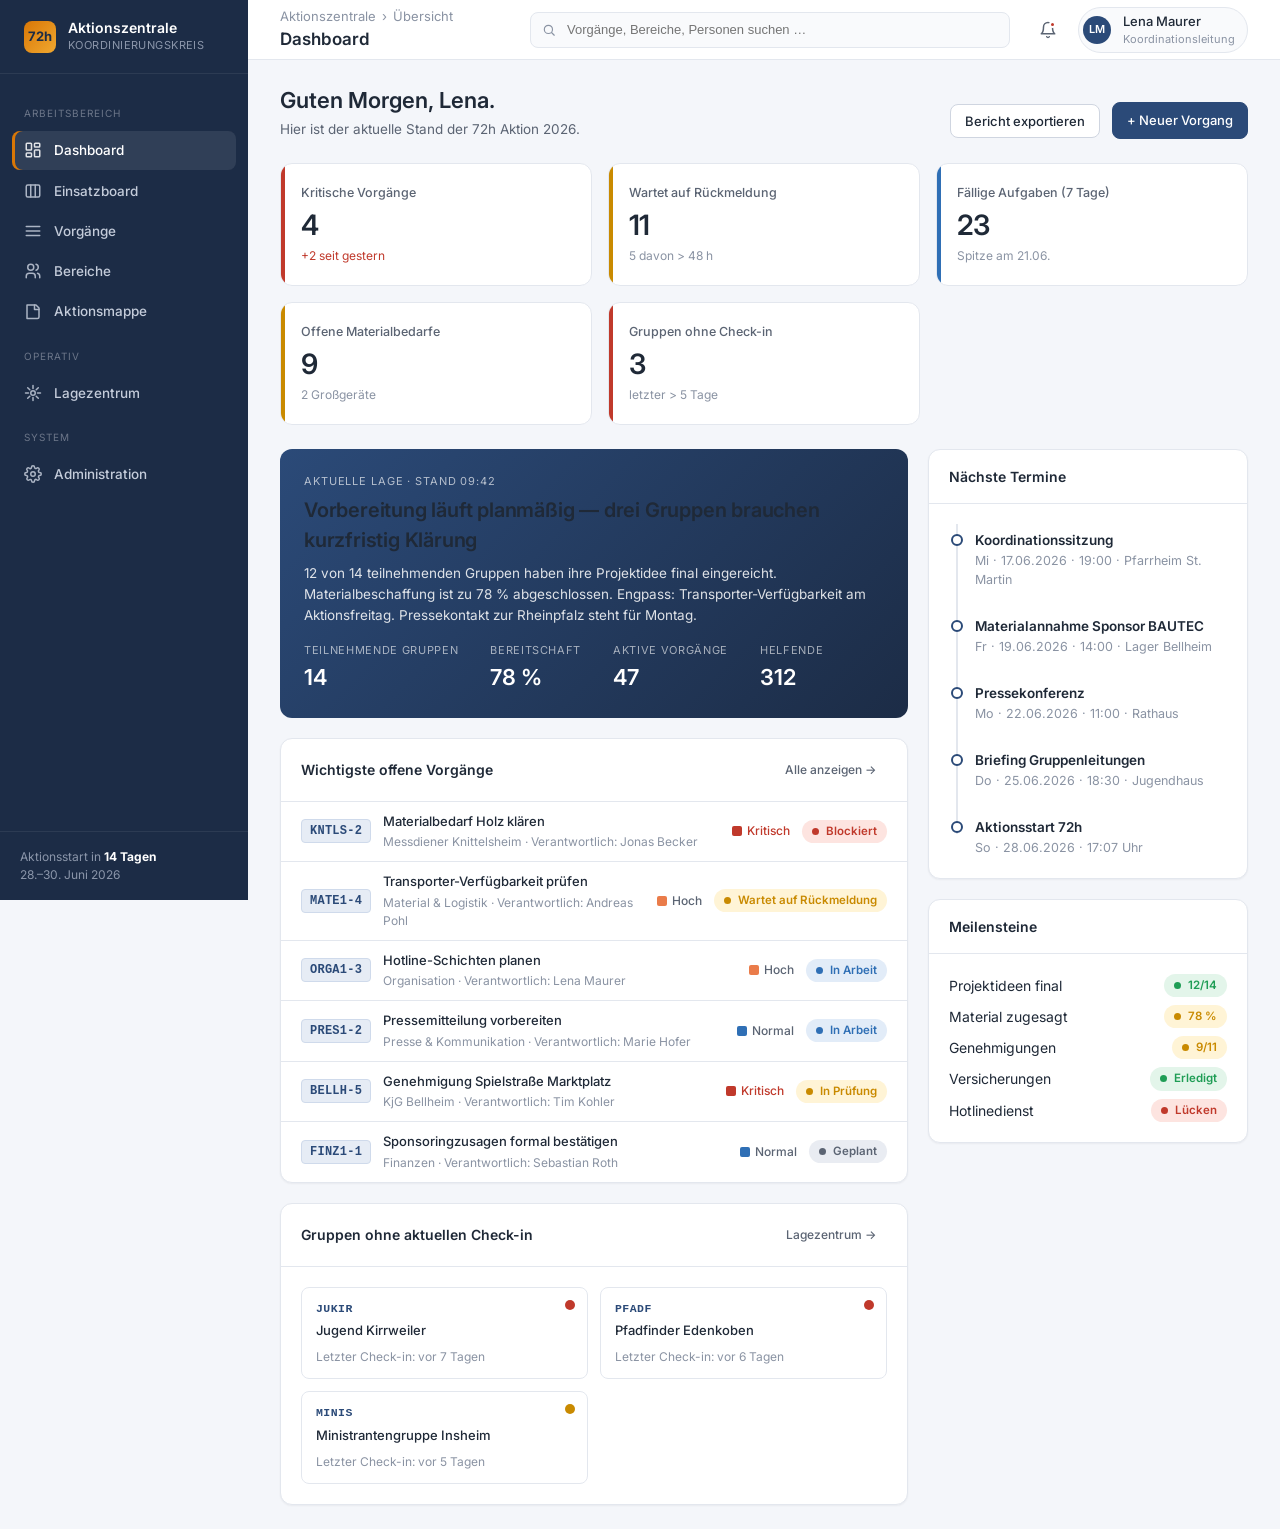
<file: index.html>
<!DOCTYPE html>
<html lang="de">
<head>
  <meta charset="UTF-8" />
  <meta name="viewport" content="width=device-width, initial-scale=1.0" />
  <title>Dashboard · 72h Aktionszentrale</title>
  <link rel="preconnect" href="https://fonts.googleapis.com" />
  <link rel="preconnect" href="https://fonts.gstatic.com" crossorigin />
  <link
    href="https://fonts.googleapis.com/css2?family=Inter:wght@400;500;600;700&display=swap"
    rel="stylesheet"
  />
  <link rel="stylesheet" href="assets/css/styles.css" />
</head>
<body>
  <div class="app">
    <!-- ===== Sidebar ===== -->
    <aside class="sidebar">
      <div class="sidebar__brand">
        <div class="sidebar__brand-logo">72h</div>
        <div class="sidebar__brand-text">
          <span class="sidebar__brand-title">Aktionszentrale</span>
          <span class="sidebar__brand-sub">Koordinierungskreis</span>
        </div>
      </div>
      <nav class="sidebar__nav">
        <div class="sidebar__section">Arbeitsbereich</div>
        <a href="index.html" class="sidebar__link">
          <svg class="sidebar__icon" viewBox="0 0 24 24" fill="none" stroke="currentColor" stroke-width="2" stroke-linecap="round" stroke-linejoin="round"><rect x="3" y="3" width="7" height="9" rx="1"/><rect x="14" y="3" width="7" height="5" rx="1"/><rect x="14" y="12" width="7" height="9" rx="1"/><rect x="3" y="16" width="7" height="5" rx="1"/></svg>
          Dashboard
        </a>
        <a href="einsatzboard.html" class="sidebar__link">
          <svg class="sidebar__icon" viewBox="0 0 24 24" fill="none" stroke="currentColor" stroke-width="2" stroke-linecap="round" stroke-linejoin="round"><rect x="3" y="4" width="18" height="16" rx="2"/><path d="M9 4v16M15 4v16"/></svg>
          Einsatzboard
        </a>
        <a href="vorgaenge.html" class="sidebar__link">
          <svg class="sidebar__icon" viewBox="0 0 24 24" fill="none" stroke="currentColor" stroke-width="2" stroke-linecap="round" stroke-linejoin="round"><path d="M3 6h18M3 12h18M3 18h18"/></svg>
          Vorgänge
        </a>
        <a href="bereiche.html" class="sidebar__link">
          <svg class="sidebar__icon" viewBox="0 0 24 24" fill="none" stroke="currentColor" stroke-width="2" stroke-linecap="round" stroke-linejoin="round"><circle cx="9" cy="7" r="4"/><path d="M3 21v-2a4 4 0 0 1 4-4h4a4 4 0 0 1 4 4v2"/><path d="M16 3.13a4 4 0 0 1 0 7.75"/><path d="M21 21v-2a4 4 0 0 0-3-3.87"/></svg>
          Bereiche
        </a>
        <a href="aktionsmappe.html" class="sidebar__link">
          <svg class="sidebar__icon" viewBox="0 0 24 24" fill="none" stroke="currentColor" stroke-width="2" stroke-linecap="round" stroke-linejoin="round"><path d="M4 4h12l4 4v12a2 2 0 0 1-2 2H4z"/><path d="M14 4v6h6"/></svg>
          Aktionsmappe
        </a>
        <div class="sidebar__section">Operativ</div>
        <a href="lagezentrum.html" class="sidebar__link">
          <svg class="sidebar__icon" viewBox="0 0 24 24" fill="none" stroke="currentColor" stroke-width="2" stroke-linecap="round" stroke-linejoin="round"><path d="M12 2v4M12 18v4M2 12h4M18 12h4M4.93 4.93l2.83 2.83M16.24 16.24l2.83 2.83M4.93 19.07l2.83-2.83M16.24 7.76l2.83-2.83"/><circle cx="12" cy="12" r="3"/></svg>
          Lagezentrum
        </a>
        <div class="sidebar__section">System</div>
        <a href="administration.html" class="sidebar__link">
          <svg class="sidebar__icon" viewBox="0 0 24 24" fill="none" stroke="currentColor" stroke-width="2" stroke-linecap="round" stroke-linejoin="round"><circle cx="12" cy="12" r="3"/><path d="M19.4 15a1.65 1.65 0 0 0 .33 1.82l.06.06a2 2 0 1 1-2.83 2.83l-.06-.06a1.65 1.65 0 0 0-1.82-.33 1.65 1.65 0 0 0-1 1.51V21a2 2 0 1 1-4 0v-.09a1.65 1.65 0 0 0-1-1.51 1.65 1.65 0 0 0-1.82.33l-.06.06a2 2 0 1 1-2.83-2.83l.06-.06A1.65 1.65 0 0 0 4.6 15a1.65 1.65 0 0 0-1.51-1H3a2 2 0 1 1 0-4h.09A1.65 1.65 0 0 0 4.6 9a1.65 1.65 0 0 0-.33-1.82l-.06-.06a2 2 0 1 1 2.83-2.83l.06.06a1.65 1.65 0 0 0 1.82.33H9a1.65 1.65 0 0 0 1-1.51V3a2 2 0 1 1 4 0v.09a1.65 1.65 0 0 0 1 1.51 1.65 1.65 0 0 0 1.82-.33l.06-.06a2 2 0 1 1 2.83 2.83l-.06.06a1.65 1.65 0 0 0-.33 1.82V9a1.65 1.65 0 0 0 1.51 1H21a2 2 0 1 1 0 4h-.09a1.65 1.65 0 0 0-1.51 1z"/></svg>
          Administration
        </a>
      </nav>
      <div class="sidebar__footer">
        Aktionsstart in <strong style="color:#fff">14 Tagen</strong><br>
        28.–30. Juni 2026
      </div>
    </aside>

    <!-- ===== Main ===== -->
    <div class="main">
      <header class="topbar">
        <div>
          <div class="topbar__crumbs">Aktionszentrale<span>›</span>Übersicht</div>
          <div class="topbar__title">Dashboard</div>
        </div>
        <div class="topbar__search">
          <input type="search" placeholder="Vorgänge, Bereiche, Personen suchen …" />
        </div>
        <div class="topbar__actions">
          <button class="topbar__icon-btn" title="Benachrichtigungen">
            <svg width="18" height="18" viewBox="0 0 24 24" fill="none" stroke="currentColor" stroke-width="2" stroke-linecap="round" stroke-linejoin="round"><path d="M6 8a6 6 0 0 1 12 0c0 7 3 9 3 9H3s3-2 3-9"/><path d="M10.3 21a1.94 1.94 0 0 0 3.4 0"/></svg>
            <span class="topbar__dot"></span>
          </button>
          <div class="user-chip">
            <div class="user-chip__avatar">LM</div>
            <div>
              <div class="user-chip__name">Lena Maurer</div>
              <div class="user-chip__role">Koordinationsleitung</div>
            </div>
          </div>
        </div>
      </header>

      <div class="content">
        <div class="page-header">
          <div>
            <div class="page-header__title">Guten Morgen, Lena.</div>
            <div class="page-header__subtitle">Hier ist der aktuelle Stand der 72h Aktion 2026.</div>
          </div>
          <div class="page-header__actions">
            <button class="btn btn--secondary">Bericht exportieren</button>
            <a href="vorgaenge.html" class="btn btn--primary">+ Neuer Vorgang</a>
          </div>
        </div>

        <!-- KPI Cards -->
        <div class="kpi-grid">
          <div class="kpi kpi--critical">
            <div class="kpi__label">Kritische Vorgänge</div>
            <div class="kpi__value">4</div>
            <div class="kpi__delta kpi__delta--up">+2 seit gestern</div>
          </div>
          <div class="kpi kpi--warn">
            <div class="kpi__label">Wartet auf Rückmeldung</div>
            <div class="kpi__value">11</div>
            <div class="kpi__delta">5 davon &gt; 48 h</div>
          </div>
          <div class="kpi kpi--info">
            <div class="kpi__label">Fällige Aufgaben (7 Tage)</div>
            <div class="kpi__value">23</div>
            <div class="kpi__delta">Spitze am 21.06.</div>
          </div>
          <div class="kpi kpi--warn">
            <div class="kpi__label">Offene Materialbedarfe</div>
            <div class="kpi__value">9</div>
            <div class="kpi__delta">2 Großgeräte</div>
          </div>
          <div class="kpi kpi--critical">
            <div class="kpi__label">Gruppen ohne Check-in</div>
            <div class="kpi__value">3</div>
            <div class="kpi__delta">letzter > 5 Tage</div>
          </div>
        </div>

        <div class="dashboard-grid">
          <!-- Hauptspalte -->
          <div>
            <!-- Aktuelle Lage -->
            <div class="lage-card">
              <div class="lage-card__eyebrow">Aktuelle Lage · Stand 09:42</div>
              <h2 class="lage-card__title">Vorbereitung läuft planmäßig — drei Gruppen brauchen kurzfristig Klärung</h2>
              <p class="lage-card__text">
                12 von 14 teilnehmenden Gruppen haben ihre Projektidee final eingereicht.
                Materialbeschaffung ist zu 78 % abgeschlossen. Engpass: Transporter-Verfügbarkeit
                am Aktionsfreitag. Pressekontakt zur Rheinpfalz steht für Montag.
              </p>
              <div class="lage-card__stats">
                <div>
                  <div class="lage-card__stat-label">Teilnehmende Gruppen</div>
                  <div class="lage-card__stat-value">14</div>
                </div>
                <div>
                  <div class="lage-card__stat-label">Bereitschaft</div>
                  <div class="lage-card__stat-value">78 %</div>
                </div>
                <div>
                  <div class="lage-card__stat-label">Aktive Vorgänge</div>
                  <div class="lage-card__stat-value">47</div>
                </div>
                <div>
                  <div class="lage-card__stat-label">Helfende</div>
                  <div class="lage-card__stat-value">312</div>
                </div>
              </div>
            </div>

            <!-- Offene Vorgänge -->
            <div class="card">
              <div class="card__header">
                <div class="card__title">Wichtigste offene Vorgänge</div>
                <a href="vorgaenge.html" class="btn btn--ghost btn--sm">Alle anzeigen →</a>
              </div>
              <ul class="list-clean" data-autolink>
                <li>
                  <a class="issue-key" href="vorgang-detail.html">KNTLS-2</a>
                  <div class="list-clean__main">
                    <div class="list-clean__title">Materialbedarf Holz klären</div>
                    <div class="list-clean__sub">Messdiener Knittelsheim · Verantwortlich: Jonas Becker</div>
                  </div>
                  <span class="priority priority--critical">Kritisch</span>
                  <span class="status status--red">Blockiert</span>
                </li>
                <li>
                  <a class="issue-key" href="vorgang-detail.html">MATE1-4</a>
                  <div class="list-clean__main">
                    <div class="list-clean__title">Transporter-Verfügbarkeit prüfen</div>
                    <div class="list-clean__sub">Material &amp; Logistik · Verantwortlich: Andreas Pohl</div>
                  </div>
                  <span class="priority priority--high">Hoch</span>
                  <span class="status status--yellow">Wartet auf Rückmeldung</span>
                </li>
                <li>
                  <a class="issue-key" href="vorgang-detail.html">ORGA1-3</a>
                  <div class="list-clean__main">
                    <div class="list-clean__title">Hotline-Schichten planen</div>
                    <div class="list-clean__sub">Organisation · Verantwortlich: Lena Maurer</div>
                  </div>
                  <span class="priority priority--high">Hoch</span>
                  <span class="status status--blue">In Arbeit</span>
                </li>
                <li>
                  <a class="issue-key" href="vorgang-detail.html">PRES1-2</a>
                  <div class="list-clean__main">
                    <div class="list-clean__title">Pressemitteilung vorbereiten</div>
                    <div class="list-clean__sub">Presse &amp; Kommunikation · Verantwortlich: Marie Hofer</div>
                  </div>
                  <span class="priority priority--normal">Normal</span>
                  <span class="status status--blue">In Arbeit</span>
                </li>
                <li>
                  <a class="issue-key" href="vorgang-detail.html">BELLH-5</a>
                  <div class="list-clean__main">
                    <div class="list-clean__title">Genehmigung Spielstraße Marktplatz</div>
                    <div class="list-clean__sub">KjG Bellheim · Verantwortlich: Tim Kohler</div>
                  </div>
                  <span class="priority priority--critical">Kritisch</span>
                  <span class="status status--yellow">In Prüfung</span>
                </li>
                <li>
                  <a class="issue-key" href="vorgang-detail.html">FINZ1-1</a>
                  <div class="list-clean__main">
                    <div class="list-clean__title">Sponsoringzusagen formal bestätigen</div>
                    <div class="list-clean__sub">Finanzen · Verantwortlich: Sebastian Roth</div>
                  </div>
                  <span class="priority priority--normal">Normal</span>
                  <span class="status status--gray">Geplant</span>
                </li>
              </ul>
            </div>

            <!-- Gruppenstatus mini -->
            <div class="card mt-5">
              <div class="card__header">
                <div class="card__title">Gruppen ohne aktuellen Check-in</div>
                <a href="lagezentrum.html" class="btn btn--ghost btn--sm">Lagezentrum →</a>
              </div>
              <div class="card__body">
                <div class="group-board">
                  <div class="group-tile group-tile--red">
                    <span class="group-tile__key">JUKIR</span>
                    <span class="group-tile__name">Jugend Kirrweiler</span>
                    <span class="group-tile__sub">Letzter Check-in: vor 7 Tagen</span>
                  </div>
                  <div class="group-tile group-tile--red">
                    <span class="group-tile__key">PFADF</span>
                    <span class="group-tile__name">Pfadfinder Edenkoben</span>
                    <span class="group-tile__sub">Letzter Check-in: vor 6 Tagen</span>
                  </div>
                  <div class="group-tile group-tile--yellow">
                    <span class="group-tile__key">MINIS</span>
                    <span class="group-tile__name">Ministrantengruppe Insheim</span>
                    <span class="group-tile__sub">Letzter Check-in: vor 5 Tagen</span>
                  </div>
                </div>
              </div>
            </div>
          </div>

          <!-- Seitenleiste -->
          <aside>
            <div class="card mb-5">
              <div class="card__header">
                <div class="card__title">Nächste Termine</div>
              </div>
              <div class="card__body">
                <ul class="timeline">
                  <li>
                    <div class="timeline__title">Koordinationssitzung</div>
                    <div class="timeline__sub">Mi · 17.06.2026 · 19:00 · Pfarrheim St. Martin</div>
                  </li>
                  <li>
                    <div class="timeline__title">Materialannahme Sponsor BAUTEC</div>
                    <div class="timeline__sub">Fr · 19.06.2026 · 14:00 · Lager Bellheim</div>
                  </li>
                  <li>
                    <div class="timeline__title">Pressekonferenz</div>
                    <div class="timeline__sub">Mo · 22.06.2026 · 11:00 · Rathaus</div>
                  </li>
                  <li>
                    <div class="timeline__title">Briefing Gruppenleitungen</div>
                    <div class="timeline__sub">Do · 25.06.2026 · 18:30 · Jugendhaus</div>
                  </li>
                  <li>
                    <div class="timeline__title">Aktionsstart 72h</div>
                    <div class="timeline__sub">So · 28.06.2026 · 17:07 Uhr</div>
                  </li>
                </ul>
              </div>
            </div>

            <div class="card">
              <div class="card__header">
                <div class="card__title">Meilensteine</div>
              </div>
              <div class="card__body stack stack--sm">
                <div class="row row--between">
                  <span>Projektideen final</span>
                  <span class="status status--green">12/14</span>
                </div>
                <div class="row row--between">
                  <span>Material zugesagt</span>
                  <span class="status status--yellow">78 %</span>
                </div>
                <div class="row row--between">
                  <span>Genehmigungen</span>
                  <span class="status status--yellow">9/11</span>
                </div>
                <div class="row row--between">
                  <span>Versicherungen</span>
                  <span class="status status--green">Erledigt</span>
                </div>
                <div class="row row--between">
                  <span>Hotlinedienst</span>
                  <span class="status status--red">Lücken</span>
                </div>
              </div>
            </div>
          </aside>
        </div>
      </div>
    </div>
  </div>

  <script src="assets/js/app.js"></script>
</body>
</html>
</file>
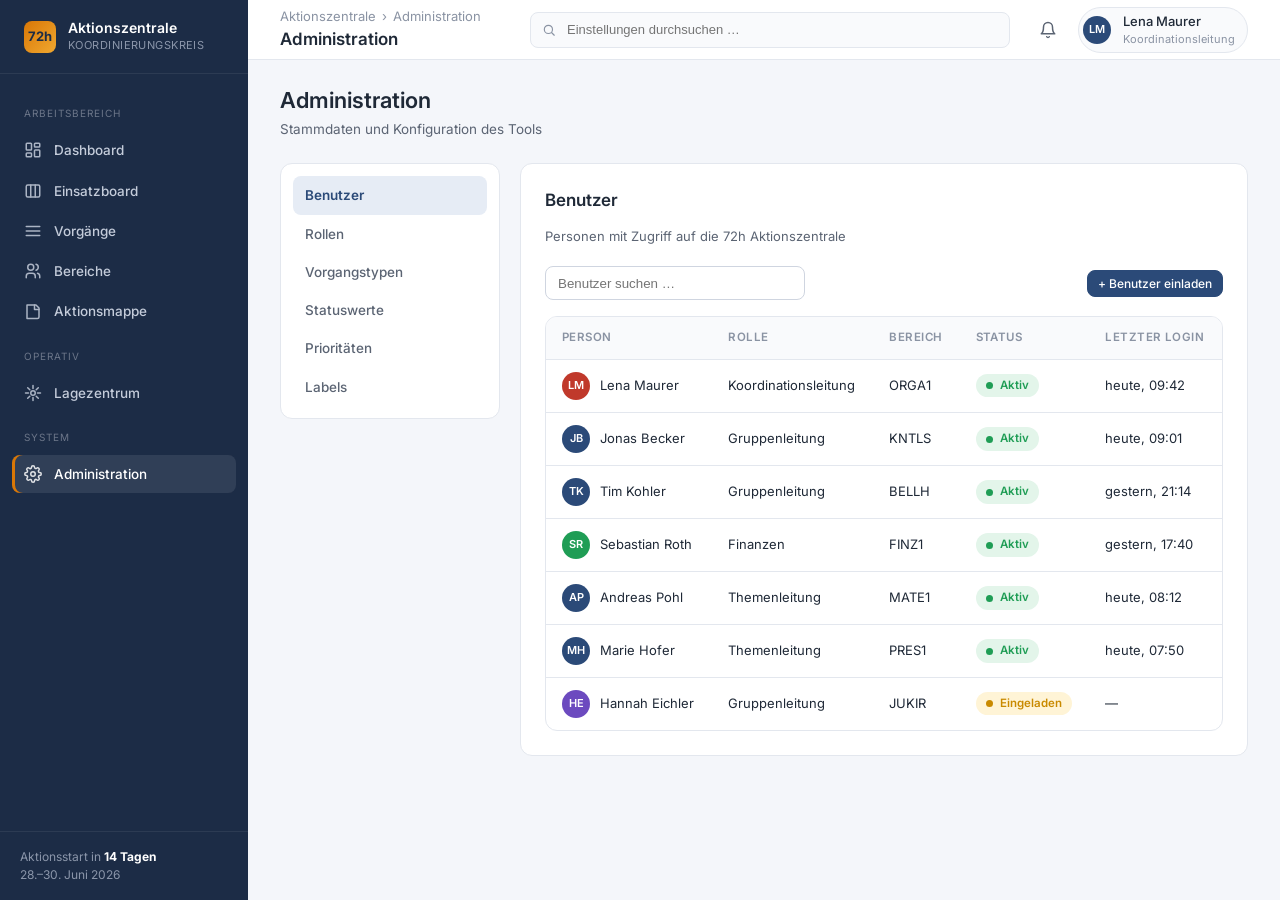
<file: administration.html>
<!DOCTYPE html>
<html lang="de">
<head>
  <meta charset="UTF-8" />
  <meta name="viewport" content="width=device-width, initial-scale=1.0" />
  <title>Administration · 72h Aktionszentrale</title>
  <link rel="preconnect" href="https://fonts.googleapis.com" />
  <link rel="preconnect" href="https://fonts.gstatic.com" crossorigin />
  <link
    href="https://fonts.googleapis.com/css2?family=Inter:wght@400;500;600;700&display=swap"
    rel="stylesheet"
  />
  <link rel="stylesheet" href="assets/css/styles.css" />
</head>
<body>
  <div class="app">
    <aside class="sidebar">
      <div class="sidebar__brand">
        <div class="sidebar__brand-logo">72h</div>
        <div class="sidebar__brand-text">
          <span class="sidebar__brand-title">Aktionszentrale</span>
          <span class="sidebar__brand-sub">Koordinierungskreis</span>
        </div>
      </div>
      <nav class="sidebar__nav">
        <div class="sidebar__section">Arbeitsbereich</div>
        <a href="index.html" class="sidebar__link">
          <svg class="sidebar__icon" viewBox="0 0 24 24" fill="none" stroke="currentColor" stroke-width="2" stroke-linecap="round" stroke-linejoin="round"><rect x="3" y="3" width="7" height="9" rx="1"/><rect x="14" y="3" width="7" height="5" rx="1"/><rect x="14" y="12" width="7" height="9" rx="1"/><rect x="3" y="16" width="7" height="5" rx="1"/></svg>
          Dashboard
        </a>
        <a href="einsatzboard.html" class="sidebar__link">
          <svg class="sidebar__icon" viewBox="0 0 24 24" fill="none" stroke="currentColor" stroke-width="2" stroke-linecap="round" stroke-linejoin="round"><rect x="3" y="4" width="18" height="16" rx="2"/><path d="M9 4v16M15 4v16"/></svg>
          Einsatzboard
        </a>
        <a href="vorgaenge.html" class="sidebar__link">
          <svg class="sidebar__icon" viewBox="0 0 24 24" fill="none" stroke="currentColor" stroke-width="2" stroke-linecap="round" stroke-linejoin="round"><path d="M3 6h18M3 12h18M3 18h18"/></svg>
          Vorgänge
        </a>
        <a href="bereiche.html" class="sidebar__link">
          <svg class="sidebar__icon" viewBox="0 0 24 24" fill="none" stroke="currentColor" stroke-width="2" stroke-linecap="round" stroke-linejoin="round"><circle cx="9" cy="7" r="4"/><path d="M3 21v-2a4 4 0 0 1 4-4h4a4 4 0 0 1 4 4v2"/><path d="M16 3.13a4 4 0 0 1 0 7.75"/><path d="M21 21v-2a4 4 0 0 0-3-3.87"/></svg>
          Bereiche
        </a>
        <a href="aktionsmappe.html" class="sidebar__link">
          <svg class="sidebar__icon" viewBox="0 0 24 24" fill="none" stroke="currentColor" stroke-width="2" stroke-linecap="round" stroke-linejoin="round"><path d="M4 4h12l4 4v12a2 2 0 0 1-2 2H4z"/><path d="M14 4v6h6"/></svg>
          Aktionsmappe
        </a>
        <div class="sidebar__section">Operativ</div>
        <a href="lagezentrum.html" class="sidebar__link">
          <svg class="sidebar__icon" viewBox="0 0 24 24" fill="none" stroke="currentColor" stroke-width="2" stroke-linecap="round" stroke-linejoin="round"><path d="M12 2v4M12 18v4M2 12h4M18 12h4M4.93 4.93l2.83 2.83M16.24 16.24l2.83 2.83M4.93 19.07l2.83-2.83M16.24 7.76l2.83-2.83"/><circle cx="12" cy="12" r="3"/></svg>
          Lagezentrum
        </a>
        <div class="sidebar__section">System</div>
        <a href="administration.html" class="sidebar__link">
          <svg class="sidebar__icon" viewBox="0 0 24 24" fill="none" stroke="currentColor" stroke-width="2" stroke-linecap="round" stroke-linejoin="round"><circle cx="12" cy="12" r="3"/><path d="M19.4 15a1.65 1.65 0 0 0 .33 1.82l.06.06a2 2 0 1 1-2.83 2.83l-.06-.06a1.65 1.65 0 0 0-1.82-.33 1.65 1.65 0 0 0-1 1.51V21a2 2 0 1 1-4 0v-.09a1.65 1.65 0 0 0-1-1.51 1.65 1.65 0 0 0-1.82.33l-.06.06a2 2 0 1 1-2.83-2.83l.06-.06A1.65 1.65 0 0 0 4.6 15a1.65 1.65 0 0 0-1.51-1H3a2 2 0 1 1 0-4h.09A1.65 1.65 0 0 0 4.6 9a1.65 1.65 0 0 0-.33-1.82l-.06-.06a2 2 0 1 1 2.83-2.83l.06.06a1.65 1.65 0 0 0 1.82.33H9a1.65 1.65 0 0 0 1-1.51V3a2 2 0 1 1 4 0v.09a1.65 1.65 0 0 0 1 1.51 1.65 1.65 0 0 0 1.82-.33l.06-.06a2 2 0 1 1 2.83 2.83l-.06.06a1.65 1.65 0 0 0-.33 1.82V9a1.65 1.65 0 0 0 1.51 1H21a2 2 0 1 1 0 4h-.09a1.65 1.65 0 0 0-1.51 1z"/></svg>
          Administration
        </a>
      </nav>
      <div class="sidebar__footer">
        Aktionsstart in <strong style="color:#fff">14 Tagen</strong><br>
        28.–30. Juni 2026
      </div>
    </aside>

    <div class="main">
      <header class="topbar">
        <div>
          <div class="topbar__crumbs">Aktionszentrale<span>›</span>Administration</div>
          <div class="topbar__title">Administration</div>
        </div>
        <div class="topbar__search">
          <input type="search" placeholder="Einstellungen durchsuchen …" />
        </div>
        <div class="topbar__actions">
          <button class="topbar__icon-btn">
            <svg width="18" height="18" viewBox="0 0 24 24" fill="none" stroke="currentColor" stroke-width="2" stroke-linecap="round" stroke-linejoin="round"><path d="M6 8a6 6 0 0 1 12 0c0 7 3 9 3 9H3s3-2 3-9"/><path d="M10.3 21a1.94 1.94 0 0 0 3.4 0"/></svg>
          </button>
          <div class="user-chip">
            <div class="user-chip__avatar">LM</div>
            <div>
              <div class="user-chip__name">Lena Maurer</div>
              <div class="user-chip__role">Koordinationsleitung</div>
            </div>
          </div>
        </div>
      </header>

      <div class="content">
        <div class="page-header">
          <div>
            <div class="page-header__title">Administration</div>
            <div class="page-header__subtitle">Stammdaten und Konfiguration des Tools</div>
          </div>
        </div>

        <div class="admin-layout">
          <!-- Admin-Navigation -->
          <nav class="admin-nav">
            <a class="admin-nav__item is-active" data-admin-target="benutzer">Benutzer</a>
            <a class="admin-nav__item" data-admin-target="rollen">Rollen</a>
            <a class="admin-nav__item" data-admin-target="vorgangstypen">Vorgangstypen</a>
            <a class="admin-nav__item" data-admin-target="statuswerte">Statuswerte</a>
            <a class="admin-nav__item" data-admin-target="prioritaeten">Prioritäten</a>
            <a class="admin-nav__item" data-admin-target="labels">Labels</a>
          </nav>

          <!-- Panels -->
          <div>
            <!-- Benutzer -->
            <div class="admin-panel" data-admin-panel="benutzer">
              <div class="admin-panel__title">Benutzer</div>
              <p class="admin-panel__sub">Personen mit Zugriff auf die 72h Aktionszentrale</p>
              <div class="row row--between mb-4">
                <input type="search" placeholder="Benutzer suchen …" style="height:34px; padding:0 12px; border:1px solid var(--color-border-strong); border-radius:8px; min-width:260px" />
                <button class="btn btn--primary btn--sm">+ Benutzer einladen</button>
              </div>
              <div class="table-wrap">
                <table class="table">
                  <thead>
                    <tr><th>Person</th><th>Rolle</th><th>Bereich</th><th>Status</th><th>Letzter Login</th></tr>
                  </thead>
                  <tbody>
                    <tr>
                      <td class="row" style="gap:10px"><span class="activity__avatar" style="background:#c0392b">LM</span> Lena Maurer</td>
                      <td>Koordinationsleitung</td>
                      <td>ORGA1</td>
                      <td><span class="status status--green">Aktiv</span></td>
                      <td>heute, 09:42</td>
                    </tr>
                    <tr>
                      <td class="row" style="gap:10px"><span class="activity__avatar">JB</span> Jonas Becker</td>
                      <td>Gruppenleitung</td>
                      <td>KNTLS</td>
                      <td><span class="status status--green">Aktiv</span></td>
                      <td>heute, 09:01</td>
                    </tr>
                    <tr>
                      <td class="row" style="gap:10px"><span class="activity__avatar">TK</span> Tim Kohler</td>
                      <td>Gruppenleitung</td>
                      <td>BELLH</td>
                      <td><span class="status status--green">Aktiv</span></td>
                      <td>gestern, 21:14</td>
                    </tr>
                    <tr>
                      <td class="row" style="gap:10px"><span class="activity__avatar" style="background:#1f9d55">SR</span> Sebastian Roth</td>
                      <td>Finanzen</td>
                      <td>FINZ1</td>
                      <td><span class="status status--green">Aktiv</span></td>
                      <td>gestern, 17:40</td>
                    </tr>
                    <tr>
                      <td class="row" style="gap:10px"><span class="activity__avatar">AP</span> Andreas Pohl</td>
                      <td>Themenleitung</td>
                      <td>MATE1</td>
                      <td><span class="status status--green">Aktiv</span></td>
                      <td>heute, 08:12</td>
                    </tr>
                    <tr>
                      <td class="row" style="gap:10px"><span class="activity__avatar">MH</span> Marie Hofer</td>
                      <td>Themenleitung</td>
                      <td>PRES1</td>
                      <td><span class="status status--green">Aktiv</span></td>
                      <td>heute, 07:50</td>
                    </tr>
                    <tr>
                      <td class="row" style="gap:10px"><span class="activity__avatar" style="background:#6c4abf">HE</span> Hannah Eichler</td>
                      <td>Gruppenleitung</td>
                      <td>JUKIR</td>
                      <td><span class="status status--yellow">Eingeladen</span></td>
                      <td>—</td>
                    </tr>
                  </tbody>
                </table>
              </div>
            </div>

            <!-- Rollen -->
            <div class="admin-panel" data-admin-panel="rollen" style="display:none">
              <div class="admin-panel__title">Rollen</div>
              <p class="admin-panel__sub">Berechtigungsstufen im Tool</p>
              <div class="row row--between mb-4">
                <span class="muted">6 Rollen definiert</span>
                <button class="btn btn--primary btn--sm">+ Rolle anlegen</button>
              </div>
              <div class="table-wrap">
                <table class="table">
                  <thead>
                    <tr><th>Name</th><th>Beschreibung</th><th>Bereich</th><th>Personen</th></tr>
                  </thead>
                  <tbody>
                    <tr>
                      <td><strong>Koordinationsleitung</strong></td>
                      <td>Voller Zugriff, kann Admin-Einstellungen ändern</td>
                      <td>alle</td>
                      <td>2</td>
                    </tr>
                    <tr>
                      <td><strong>Themenleitung</strong></td>
                      <td>Vollzugriff im eigenen Themenfeld</td>
                      <td>Themenfeld</td>
                      <td>6</td>
                    </tr>
                    <tr>
                      <td><strong>Gruppenleitung</strong></td>
                      <td>Vollzugriff in der eigenen Gruppe</td>
                      <td>Teilnehmende Gruppe</td>
                      <td>14</td>
                    </tr>
                    <tr>
                      <td><strong>Mitwirkende:r</strong></td>
                      <td>Vorgänge bearbeiten, Aktionsmappe kommentieren</td>
                      <td>zugewiesen</td>
                      <td>43</td>
                    </tr>
                    <tr>
                      <td><strong>Beobachter:in</strong></td>
                      <td>Nur lesender Zugriff</td>
                      <td>zugewiesen</td>
                      <td>11</td>
                    </tr>
                    <tr>
                      <td><strong>Hotline-Dienst</strong></td>
                      <td>Lagezentrum + Check-ins bearbeiten</td>
                      <td>operativ</td>
                      <td>8</td>
                    </tr>
                  </tbody>
                </table>
              </div>
            </div>

            <!-- Vorgangstypen -->
            <div class="admin-panel" data-admin-panel="vorgangstypen" style="display:none">
              <div class="admin-panel__title">Vorgangstypen</div>
              <p class="admin-panel__sub">Welche Arten von Vorgängen existieren</p>
              <div class="row row--between mb-4">
                <span class="muted">5 Typen aktiv</span>
                <button class="btn btn--primary btn--sm">+ Typ hinzufügen</button>
              </div>
              <div class="table-wrap">
                <table class="table">
                  <thead>
                    <tr><th>Name</th><th>Symbol</th><th>Beschreibung</th><th>Verwendung</th></tr>
                  </thead>
                  <tbody>
                    <tr>
                      <td><strong>Aufgabe</strong></td><td>📋</td>
                      <td>Allgemeine Arbeitseinheit</td>
                      <td>27</td>
                    </tr>
                    <tr>
                      <td><strong>Materialbedarf</strong></td><td>📦</td>
                      <td>Beschaffung oder Bereitstellung von Material</td>
                      <td>9</td>
                    </tr>
                    <tr>
                      <td><strong>Genehmigung</strong></td><td>📝</td>
                      <td>Antrag oder behördliche Freigabe</td>
                      <td>6</td>
                    </tr>
                    <tr>
                      <td><strong>Rückfrage</strong></td><td>❓</td>
                      <td>Klärung externer oder interner Fragen</td>
                      <td>11</td>
                    </tr>
                    <tr>
                      <td><strong>Idee</strong></td><td>💡</td>
                      <td>Vorschlag in frühem Stadium</td>
                      <td>4</td>
                    </tr>
                  </tbody>
                </table>
              </div>
            </div>

            <!-- Statuswerte -->
            <div class="admin-panel" data-admin-panel="statuswerte" style="display:none">
              <div class="admin-panel__title">Statuswerte</div>
              <p class="admin-panel__sub">Definierte Workflowzustände der Vorgänge</p>
              <div class="row row--between mb-4">
                <span class="muted">7 Statuswerte aktiv</span>
                <button class="btn btn--primary btn--sm">+ Status hinzufügen</button>
              </div>
              <div class="table-wrap">
                <table class="table">
                  <thead>
                    <tr><th>Status</th><th>Kategorie</th><th>Beschreibung</th><th>Anzahl</th></tr>
                  </thead>
                  <tbody>
                    <tr><td><span class="status status--gray">Neu</span></td><td>Backlog</td><td>Frisch angelegter Vorgang</td><td>3</td></tr>
                    <tr><td><span class="status status--yellow">In Prüfung</span></td><td>Klärung</td><td>Inhaltliche Bewertung läuft</td><td>2</td></tr>
                    <tr><td><span class="status status--gray">Geplant</span></td><td>Vorbereitung</td><td>Eingeplant, noch nicht in Arbeit</td><td>3</td></tr>
                    <tr><td><span class="status status--blue">In Arbeit</span></td><td>Aktiv</td><td>Wird gerade umgesetzt</td><td>5</td></tr>
                    <tr><td><span class="status status--yellow">Wartet auf Rückmeldung</span></td><td>Warten</td><td>Externe oder interne Antwort offen</td><td>11</td></tr>
                    <tr><td><span class="status status--red">Blockiert</span></td><td>Eskalation</td><td>Fortschritt durch Hindernis verhindert</td><td>4</td></tr>
                    <tr><td><span class="status status--green">Erledigt</span></td><td>Fertig</td><td>Abgeschlossen, nichts mehr zu tun</td><td>19</td></tr>
                  </tbody>
                </table>
              </div>
            </div>

            <!-- Prioritäten -->
            <div class="admin-panel" data-admin-panel="prioritaeten" style="display:none">
              <div class="admin-panel__title">Prioritäten</div>
              <p class="admin-panel__sub">Dringlichkeitsstufen der Vorgänge</p>
              <div class="table-wrap">
                <table class="table">
                  <thead><tr><th>Priorität</th><th>Beschreibung</th><th>Anzahl</th></tr></thead>
                  <tbody>
                    <tr><td><span class="priority priority--critical">Kritisch</span></td><td>Blockiert die Aktion oder gefährdet Termine</td><td>4</td></tr>
                    <tr><td><span class="priority priority--high">Hoch</span></td><td>Sollte zeitnah erledigt werden</td><td>6</td></tr>
                    <tr><td><span class="priority priority--normal">Normal</span></td><td>Standard für die meisten Vorgänge</td><td>28</td></tr>
                    <tr><td><span class="priority priority--low">Niedrig</span></td><td>Kann zurückgestellt werden</td><td>9</td></tr>
                  </tbody>
                </table>
              </div>
            </div>

            <!-- Labels -->
            <div class="admin-panel" data-admin-panel="labels" style="display:none">
              <div class="admin-panel__title">Labels</div>
              <p class="admin-panel__sub">Freie Schlagworte für Vorgänge und Doku-Seiten</p>
              <div class="row row--between mb-4">
                <span class="muted">14 Labels in Verwendung</span>
                <button class="btn btn--primary btn--sm">+ Label anlegen</button>
              </div>
              <div class="row row--wrap" style="gap:8px">
                <span class="badge badge--blue">Holz</span>
                <span class="badge badge--blue">Sponsor</span>
                <span class="badge badge--blue">BAUTEC</span>
                <span class="badge badge--purple">Projektidee</span>
                <span class="badge badge--purple">Genehmigung</span>
                <span class="badge badge--green">Material</span>
                <span class="badge badge--green">Transport</span>
                <span class="badge badge--yellow">Versicherung</span>
                <span class="badge badge--yellow">Helfende</span>
                <span class="badge badge--red">Eskalation</span>
                <span class="badge">Presse</span>
                <span class="badge">Social Media</span>
                <span class="badge">Verpflegung</span>
                <span class="badge">Aktionsfreitag</span>
              </div>
            </div>
          </div>
        </div>
      </div>
    </div>
  </div>

  <script src="assets/js/app.js"></script>
</body>
</html>
</file>
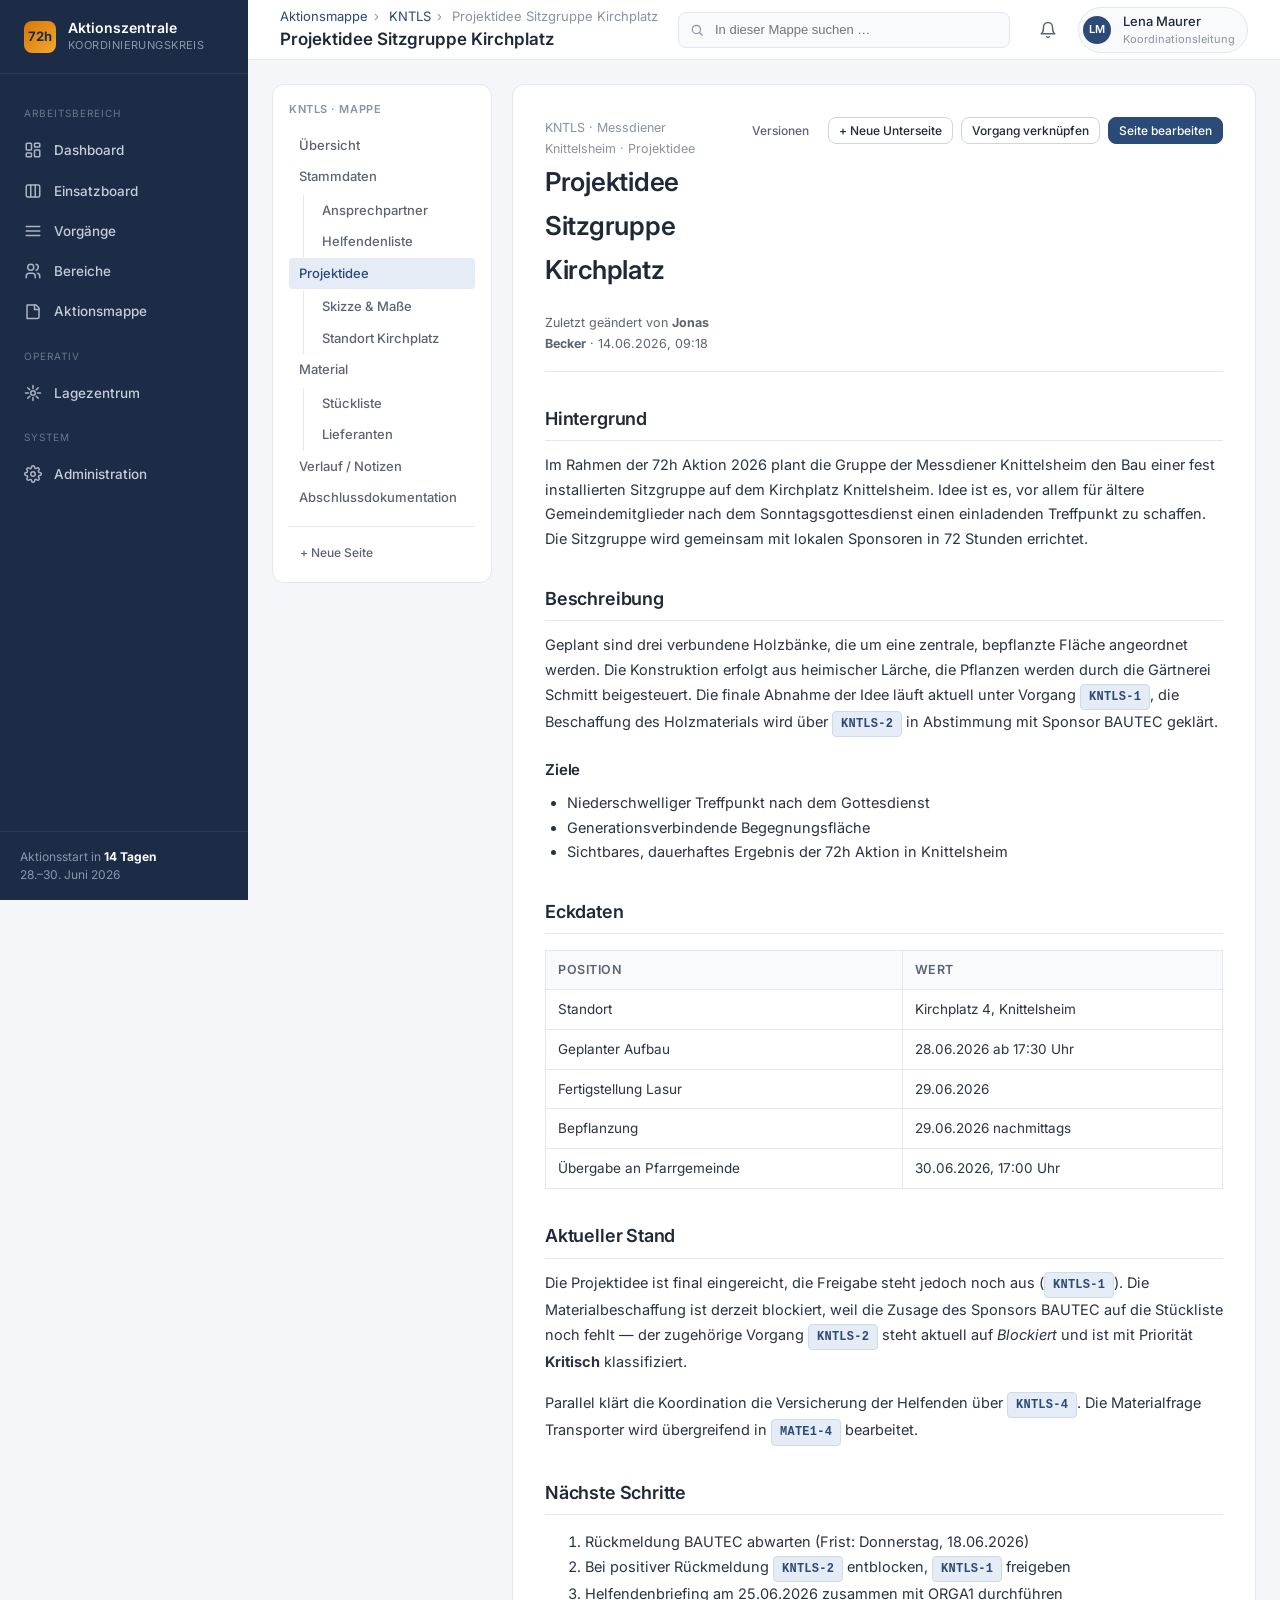
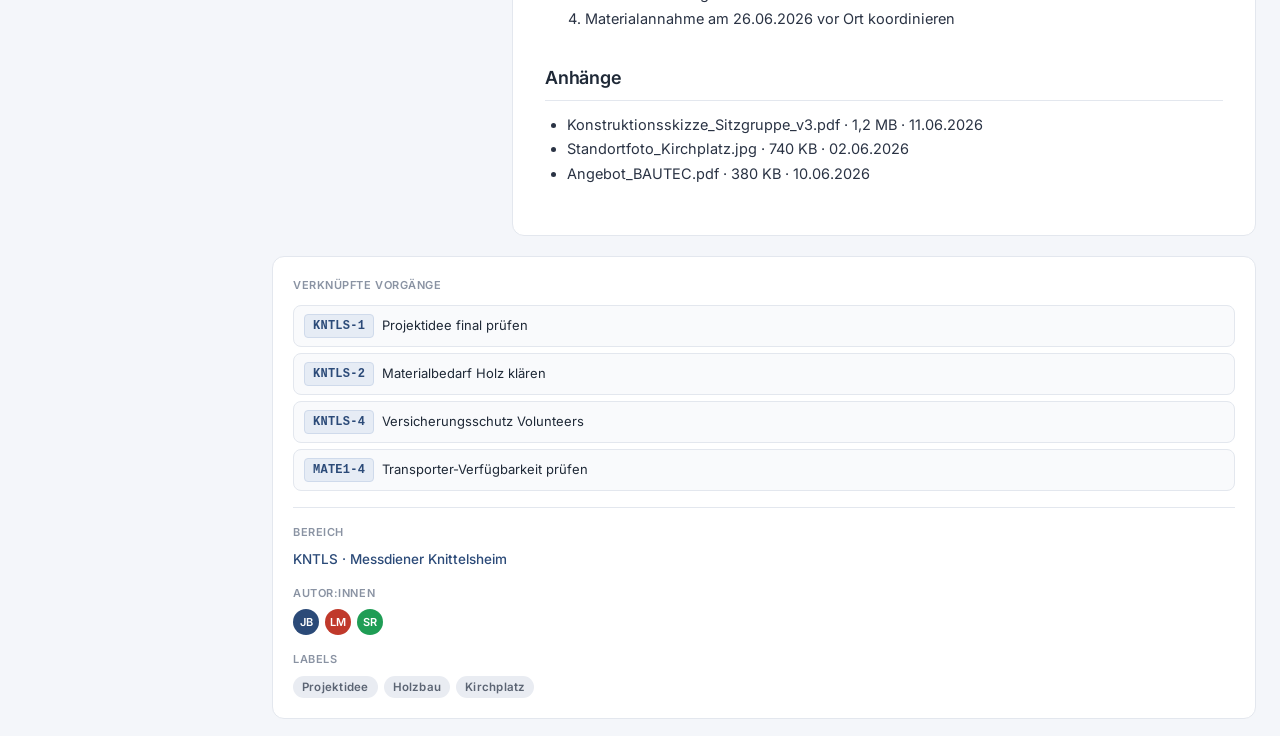
<file: aktionsmappe-seite.html>
<!DOCTYPE html>
<html lang="de">
<head>
  <meta charset="UTF-8" />
  <meta name="viewport" content="width=device-width, initial-scale=1.0" />
  <title>Projektidee Sitzgruppe Kirchplatz · KNTLS · 72h Aktionszentrale</title>
  <link rel="preconnect" href="https://fonts.googleapis.com" />
  <link rel="preconnect" href="https://fonts.gstatic.com" crossorigin />
  <link
    href="https://fonts.googleapis.com/css2?family=Inter:wght@400;500;600;700&display=swap"
    rel="stylesheet"
  />
  <link rel="stylesheet" href="assets/css/styles.css" />
</head>
<body>
  <div class="app">
    <aside class="sidebar">
      <div class="sidebar__brand">
        <div class="sidebar__brand-logo">72h</div>
        <div class="sidebar__brand-text">
          <span class="sidebar__brand-title">Aktionszentrale</span>
          <span class="sidebar__brand-sub">Koordinierungskreis</span>
        </div>
      </div>
      <nav class="sidebar__nav">
        <div class="sidebar__section">Arbeitsbereich</div>
        <a href="index.html" class="sidebar__link">
          <svg class="sidebar__icon" viewBox="0 0 24 24" fill="none" stroke="currentColor" stroke-width="2" stroke-linecap="round" stroke-linejoin="round"><rect x="3" y="3" width="7" height="9" rx="1"/><rect x="14" y="3" width="7" height="5" rx="1"/><rect x="14" y="12" width="7" height="9" rx="1"/><rect x="3" y="16" width="7" height="5" rx="1"/></svg>
          Dashboard
        </a>
        <a href="einsatzboard.html" class="sidebar__link">
          <svg class="sidebar__icon" viewBox="0 0 24 24" fill="none" stroke="currentColor" stroke-width="2" stroke-linecap="round" stroke-linejoin="round"><rect x="3" y="4" width="18" height="16" rx="2"/><path d="M9 4v16M15 4v16"/></svg>
          Einsatzboard
        </a>
        <a href="vorgaenge.html" class="sidebar__link">
          <svg class="sidebar__icon" viewBox="0 0 24 24" fill="none" stroke="currentColor" stroke-width="2" stroke-linecap="round" stroke-linejoin="round"><path d="M3 6h18M3 12h18M3 18h18"/></svg>
          Vorgänge
        </a>
        <a href="bereiche.html" class="sidebar__link">
          <svg class="sidebar__icon" viewBox="0 0 24 24" fill="none" stroke="currentColor" stroke-width="2" stroke-linecap="round" stroke-linejoin="round"><circle cx="9" cy="7" r="4"/><path d="M3 21v-2a4 4 0 0 1 4-4h4a4 4 0 0 1 4 4v2"/><path d="M16 3.13a4 4 0 0 1 0 7.75"/><path d="M21 21v-2a4 4 0 0 0-3-3.87"/></svg>
          Bereiche
        </a>
        <a href="aktionsmappe.html" class="sidebar__link">
          <svg class="sidebar__icon" viewBox="0 0 24 24" fill="none" stroke="currentColor" stroke-width="2" stroke-linecap="round" stroke-linejoin="round"><path d="M4 4h12l4 4v12a2 2 0 0 1-2 2H4z"/><path d="M14 4v6h6"/></svg>
          Aktionsmappe
        </a>
        <div class="sidebar__section">Operativ</div>
        <a href="lagezentrum.html" class="sidebar__link">
          <svg class="sidebar__icon" viewBox="0 0 24 24" fill="none" stroke="currentColor" stroke-width="2" stroke-linecap="round" stroke-linejoin="round"><path d="M12 2v4M12 18v4M2 12h4M18 12h4M4.93 4.93l2.83 2.83M16.24 16.24l2.83 2.83M4.93 19.07l2.83-2.83M16.24 7.76l2.83-2.83"/><circle cx="12" cy="12" r="3"/></svg>
          Lagezentrum
        </a>
        <div class="sidebar__section">System</div>
        <a href="administration.html" class="sidebar__link">
          <svg class="sidebar__icon" viewBox="0 0 24 24" fill="none" stroke="currentColor" stroke-width="2" stroke-linecap="round" stroke-linejoin="round"><circle cx="12" cy="12" r="3"/><path d="M19.4 15a1.65 1.65 0 0 0 .33 1.82l.06.06a2 2 0 1 1-2.83 2.83l-.06-.06a1.65 1.65 0 0 0-1.82-.33 1.65 1.65 0 0 0-1 1.51V21a2 2 0 1 1-4 0v-.09a1.65 1.65 0 0 0-1-1.51 1.65 1.65 0 0 0-1.82.33l-.06.06a2 2 0 1 1-2.83-2.83l.06-.06A1.65 1.65 0 0 0 4.6 15a1.65 1.65 0 0 0-1.51-1H3a2 2 0 1 1 0-4h.09A1.65 1.65 0 0 0 4.6 9a1.65 1.65 0 0 0-.33-1.82l-.06-.06a2 2 0 1 1 2.83-2.83l.06.06a1.65 1.65 0 0 0 1.82.33H9a1.65 1.65 0 0 0 1-1.51V3a2 2 0 1 1 4 0v.09a1.65 1.65 0 0 0 1 1.51 1.65 1.65 0 0 0 1.82-.33l.06-.06a2 2 0 1 1 2.83 2.83l-.06.06a1.65 1.65 0 0 0-.33 1.82V9a1.65 1.65 0 0 0 1.51 1H21a2 2 0 1 1 0 4h-.09a1.65 1.65 0 0 0-1.51 1z"/></svg>
          Administration
        </a>
      </nav>
      <div class="sidebar__footer">
        Aktionsstart in <strong style="color:#fff">14 Tagen</strong><br>
        28.–30. Juni 2026
      </div>
    </aside>

    <div class="main">
      <header class="topbar">
        <div>
          <div class="topbar__crumbs">
            <a href="aktionsmappe.html">Aktionsmappe</a><span>›</span>
            <a href="bereich-detail.html">KNTLS</a><span>›</span>
            Projektidee Sitzgruppe Kirchplatz
          </div>
          <div class="topbar__title">Projektidee Sitzgruppe Kirchplatz</div>
        </div>
        <div class="topbar__search">
          <input type="search" placeholder="In dieser Mappe suchen …" />
        </div>
        <div class="topbar__actions">
          <button class="topbar__icon-btn">
            <svg width="18" height="18" viewBox="0 0 24 24" fill="none" stroke="currentColor" stroke-width="2" stroke-linecap="round" stroke-linejoin="round"><path d="M6 8a6 6 0 0 1 12 0c0 7 3 9 3 9H3s3-2 3-9"/><path d="M10.3 21a1.94 1.94 0 0 0 3.4 0"/></svg>
          </button>
          <div class="user-chip">
            <div class="user-chip__avatar">LM</div>
            <div>
              <div class="user-chip__name">Lena Maurer</div>
              <div class="user-chip__role">Koordinationsleitung</div>
            </div>
          </div>
        </div>
      </header>

      <div class="content content--wide">
        <div class="page-layout">
          <!-- Seitenbaum -->
          <aside class="doc-tree">
            <div class="doc-tree__title">KNTLS · Mappe</div>
            <ul>
              <li><a href="aktionsmappe-seite.html">Übersicht</a></li>
              <li>
                <a href="aktionsmappe-seite.html">Stammdaten</a>
                <ul>
                  <li><a href="aktionsmappe-seite.html">Ansprechpartner</a></li>
                  <li><a href="aktionsmappe-seite.html">Helfendenliste</a></li>
                </ul>
              </li>
              <li>
                <a href="aktionsmappe-seite.html" class="is-active">Projektidee</a>
                <ul>
                  <li><a href="aktionsmappe-seite.html">Skizze &amp; Maße</a></li>
                  <li><a href="aktionsmappe-seite.html">Standort Kirchplatz</a></li>
                </ul>
              </li>
              <li>
                <a href="aktionsmappe-seite.html">Material</a>
                <ul>
                  <li><a href="aktionsmappe-seite.html">Stückliste</a></li>
                  <li><a href="aktionsmappe-seite.html">Lieferanten</a></li>
                </ul>
              </li>
              <li><a href="aktionsmappe-seite.html">Verlauf / Notizen</a></li>
              <li><a href="aktionsmappe-seite.html">Abschlussdokumentation</a></li>
            </ul>
            <hr style="border:none; border-top:1px solid var(--color-border); margin: 12px 0" />
            <button class="btn btn--ghost btn--sm" style="width:100%; justify-content:flex-start">+ Neue Seite</button>
          </aside>

          <!-- Dokumentinhalt -->
          <article class="doc" data-autolink>
            <div class="doc__header">
              <div>
                <div class="doc__crumbs">KNTLS · Messdiener Knittelsheim · Projektidee</div>
                <h1 class="doc__title">Projektidee Sitzgruppe Kirchplatz</h1>
                <div class="muted" style="font-size:12.5px">
                  Zuletzt geändert von <strong>Jonas Becker</strong> · 14.06.2026, 09:18
                </div>
              </div>
              <div class="row" style="gap:8px">
                <button class="btn btn--ghost btn--sm">Versionen</button>
                <button class="btn btn--secondary btn--sm">+ Neue Unterseite</button>
                <button class="btn btn--secondary btn--sm">Vorgang verknüpfen</button>
                <button class="btn btn--primary btn--sm">Seite bearbeiten</button>
              </div>
            </div>

            <h2>Hintergrund</h2>
            <p>
              Im Rahmen der 72h Aktion 2026 plant die Gruppe der Messdiener
              Knittelsheim den Bau einer fest installierten Sitzgruppe auf dem
              Kirchplatz Knittelsheim. Idee ist es, vor allem für ältere Gemeindemitglieder
              nach dem Sonntagsgottesdienst einen einladenden Treffpunkt zu schaffen.
              Die Sitzgruppe wird gemeinsam mit lokalen Sponsoren in 72 Stunden errichtet.
            </p>

            <h2>Beschreibung</h2>
            <p>
              Geplant sind drei verbundene Holzbänke, die um eine zentrale, bepflanzte
              Fläche angeordnet werden. Die Konstruktion erfolgt aus heimischer Lärche,
              die Pflanzen werden durch die Gärtnerei Schmitt beigesteuert. Die finale
              Abnahme der Idee läuft aktuell unter Vorgang KNTLS-1, die Beschaffung des
              Holzmaterials wird über KNTLS-2 in Abstimmung mit Sponsor BAUTEC geklärt.
            </p>

            <h3>Ziele</h3>
            <ul>
              <li>Niederschwelliger Treffpunkt nach dem Gottesdienst</li>
              <li>Generationsverbindende Begegnungsfläche</li>
              <li>Sichtbares, dauerhaftes Ergebnis der 72h Aktion in Knittelsheim</li>
            </ul>

            <h2>Eckdaten</h2>
            <table>
              <thead>
                <tr><th>Position</th><th>Wert</th></tr>
              </thead>
              <tbody>
                <tr><td>Standort</td><td>Kirchplatz 4, Knittelsheim</td></tr>
                <tr><td>Geplanter Aufbau</td><td>28.06.2026 ab 17:30 Uhr</td></tr>
                <tr><td>Fertigstellung Lasur</td><td>29.06.2026</td></tr>
                <tr><td>Bepflanzung</td><td>29.06.2026 nachmittags</td></tr>
                <tr><td>Übergabe an Pfarrgemeinde</td><td>30.06.2026, 17:00 Uhr</td></tr>
              </tbody>
            </table>

            <h2>Aktueller Stand</h2>
            <p>
              Die Projektidee ist final eingereicht, die Freigabe steht jedoch noch aus
              (KNTLS-1). Die Materialbeschaffung ist derzeit blockiert, weil die Zusage
              des Sponsors BAUTEC auf die Stückliste noch fehlt — der zugehörige
              Vorgang KNTLS-2 steht aktuell auf <em>Blockiert</em> und ist mit Priorität
              <strong>Kritisch</strong> klassifiziert.
            </p>
            <p>
              Parallel klärt die Koordination die Versicherung der Helfenden über
              KNTLS-4. Die Materialfrage Transporter wird übergreifend in MATE1-4
              bearbeitet.
            </p>

            <h2>Nächste Schritte</h2>
            <ol>
              <li>Rückmeldung BAUTEC abwarten (Frist: Donnerstag, 18.06.2026)</li>
              <li>Bei positiver Rückmeldung KNTLS-2 entblocken, KNTLS-1 freigeben</li>
              <li>Helfendenbriefing am 25.06.2026 zusammen mit ORGA1 durchführen</li>
              <li>Materialannahme am 26.06.2026 vor Ort koordinieren</li>
            </ol>

            <h2>Anhänge</h2>
            <ul>
              <li>Konstruktionsskizze_Sitzgruppe_v3.pdf · 1,2 MB · 11.06.2026</li>
              <li>Standortfoto_Kirchplatz.jpg · 740 KB · 02.06.2026</li>
              <li>Angebot_BAUTEC.pdf · 380 KB · 10.06.2026</li>
            </ul>
          </article>

          <!-- Rechte Seitenleiste: verknüpfte Vorgänge -->
          <aside class="meta-panel">
            <div>
              <div class="meta-panel__label">Verknüpfte Vorgänge</div>
              <ul class="linked-list mt-3">
                <li><a href="vorgang-detail.html"><span class="issue-key">KNTLS-1</span> Projektidee final prüfen</a></li>
                <li><a href="vorgang-detail.html"><span class="issue-key">KNTLS-2</span> Materialbedarf Holz klären</a></li>
                <li><a href="vorgang-detail.html"><span class="issue-key">KNTLS-4</span> Versicherungsschutz Volunteers</a></li>
                <li><a href="vorgang-detail.html"><span class="issue-key">MATE1-4</span> Transporter-Verfügbarkeit prüfen</a></li>
              </ul>
            </div>
            <hr />
            <div>
              <div class="meta-panel__label">Bereich</div>
              <div class="meta-panel__value mt-2">
                <a href="bereich-detail.html">KNTLS · Messdiener Knittelsheim</a>
              </div>
            </div>
            <div>
              <div class="meta-panel__label">Autor:innen</div>
              <div class="row mt-2" style="gap:6px">
                <span class="activity__avatar" style="width:26px; height:26px">JB</span>
                <span class="activity__avatar" style="width:26px; height:26px; background:#c0392b">LM</span>
                <span class="activity__avatar" style="width:26px; height:26px; background:#1f9d55">SR</span>
              </div>
            </div>
            <div>
              <div class="meta-panel__label">Labels</div>
              <div class="row row--wrap mt-2" style="gap:6px">
                <span class="badge">Projektidee</span>
                <span class="badge">Holzbau</span>
                <span class="badge">Kirchplatz</span>
              </div>
            </div>
          </aside>
        </div>
      </div>
    </div>
  </div>

  <script src="assets/js/app.js"></script>
</body>
</html>
</file>
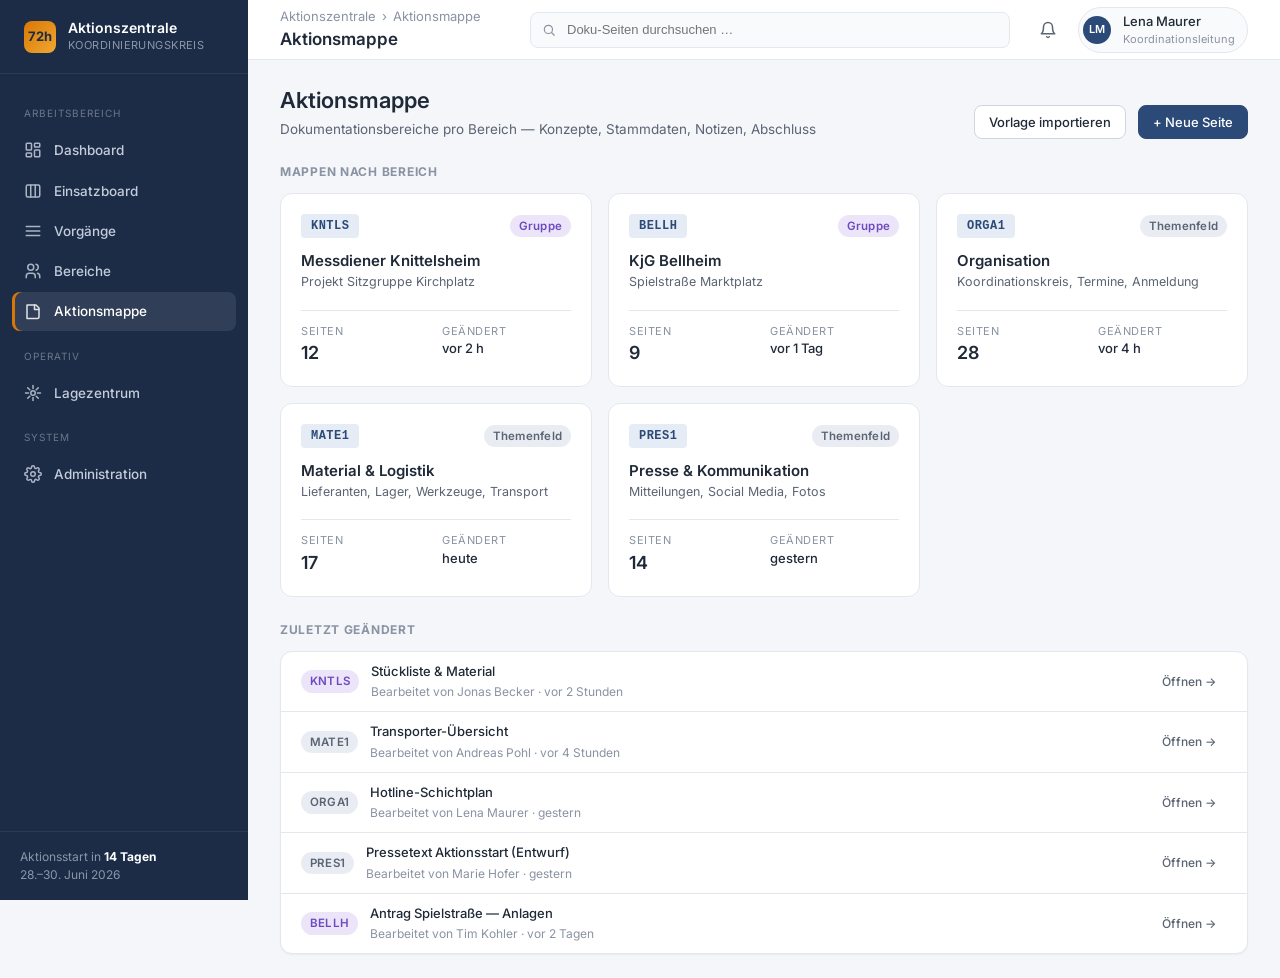
<file: aktionsmappe.html>
<!DOCTYPE html>
<html lang="de">
<head>
  <meta charset="UTF-8" />
  <meta name="viewport" content="width=device-width, initial-scale=1.0" />
  <title>Aktionsmappe · 72h Aktionszentrale</title>
  <link rel="preconnect" href="https://fonts.googleapis.com" />
  <link rel="preconnect" href="https://fonts.gstatic.com" crossorigin />
  <link
    href="https://fonts.googleapis.com/css2?family=Inter:wght@400;500;600;700&display=swap"
    rel="stylesheet"
  />
  <link rel="stylesheet" href="assets/css/styles.css" />
</head>
<body>
  <div class="app">
    <aside class="sidebar">
      <div class="sidebar__brand">
        <div class="sidebar__brand-logo">72h</div>
        <div class="sidebar__brand-text">
          <span class="sidebar__brand-title">Aktionszentrale</span>
          <span class="sidebar__brand-sub">Koordinierungskreis</span>
        </div>
      </div>
      <nav class="sidebar__nav">
        <div class="sidebar__section">Arbeitsbereich</div>
        <a href="index.html" class="sidebar__link">
          <svg class="sidebar__icon" viewBox="0 0 24 24" fill="none" stroke="currentColor" stroke-width="2" stroke-linecap="round" stroke-linejoin="round"><rect x="3" y="3" width="7" height="9" rx="1"/><rect x="14" y="3" width="7" height="5" rx="1"/><rect x="14" y="12" width="7" height="9" rx="1"/><rect x="3" y="16" width="7" height="5" rx="1"/></svg>
          Dashboard
        </a>
        <a href="einsatzboard.html" class="sidebar__link">
          <svg class="sidebar__icon" viewBox="0 0 24 24" fill="none" stroke="currentColor" stroke-width="2" stroke-linecap="round" stroke-linejoin="round"><rect x="3" y="4" width="18" height="16" rx="2"/><path d="M9 4v16M15 4v16"/></svg>
          Einsatzboard
        </a>
        <a href="vorgaenge.html" class="sidebar__link">
          <svg class="sidebar__icon" viewBox="0 0 24 24" fill="none" stroke="currentColor" stroke-width="2" stroke-linecap="round" stroke-linejoin="round"><path d="M3 6h18M3 12h18M3 18h18"/></svg>
          Vorgänge
        </a>
        <a href="bereiche.html" class="sidebar__link">
          <svg class="sidebar__icon" viewBox="0 0 24 24" fill="none" stroke="currentColor" stroke-width="2" stroke-linecap="round" stroke-linejoin="round"><circle cx="9" cy="7" r="4"/><path d="M3 21v-2a4 4 0 0 1 4-4h4a4 4 0 0 1 4 4v2"/><path d="M16 3.13a4 4 0 0 1 0 7.75"/><path d="M21 21v-2a4 4 0 0 0-3-3.87"/></svg>
          Bereiche
        </a>
        <a href="aktionsmappe.html" class="sidebar__link">
          <svg class="sidebar__icon" viewBox="0 0 24 24" fill="none" stroke="currentColor" stroke-width="2" stroke-linecap="round" stroke-linejoin="round"><path d="M4 4h12l4 4v12a2 2 0 0 1-2 2H4z"/><path d="M14 4v6h6"/></svg>
          Aktionsmappe
        </a>
        <div class="sidebar__section">Operativ</div>
        <a href="lagezentrum.html" class="sidebar__link">
          <svg class="sidebar__icon" viewBox="0 0 24 24" fill="none" stroke="currentColor" stroke-width="2" stroke-linecap="round" stroke-linejoin="round"><path d="M12 2v4M12 18v4M2 12h4M18 12h4M4.93 4.93l2.83 2.83M16.24 16.24l2.83 2.83M4.93 19.07l2.83-2.83M16.24 7.76l2.83-2.83"/><circle cx="12" cy="12" r="3"/></svg>
          Lagezentrum
        </a>
        <div class="sidebar__section">System</div>
        <a href="administration.html" class="sidebar__link">
          <svg class="sidebar__icon" viewBox="0 0 24 24" fill="none" stroke="currentColor" stroke-width="2" stroke-linecap="round" stroke-linejoin="round"><circle cx="12" cy="12" r="3"/><path d="M19.4 15a1.65 1.65 0 0 0 .33 1.82l.06.06a2 2 0 1 1-2.83 2.83l-.06-.06a1.65 1.65 0 0 0-1.82-.33 1.65 1.65 0 0 0-1 1.51V21a2 2 0 1 1-4 0v-.09a1.65 1.65 0 0 0-1-1.51 1.65 1.65 0 0 0-1.82.33l-.06.06a2 2 0 1 1-2.83-2.83l.06-.06A1.65 1.65 0 0 0 4.6 15a1.65 1.65 0 0 0-1.51-1H3a2 2 0 1 1 0-4h.09A1.65 1.65 0 0 0 4.6 9a1.65 1.65 0 0 0-.33-1.82l-.06-.06a2 2 0 1 1 2.83-2.83l.06.06a1.65 1.65 0 0 0 1.82.33H9a1.65 1.65 0 0 0 1-1.51V3a2 2 0 1 1 4 0v.09a1.65 1.65 0 0 0 1 1.51 1.65 1.65 0 0 0 1.82-.33l.06-.06a2 2 0 1 1 2.83 2.83l-.06.06a1.65 1.65 0 0 0-.33 1.82V9a1.65 1.65 0 0 0 1.51 1H21a2 2 0 1 1 0 4h-.09a1.65 1.65 0 0 0-1.51 1z"/></svg>
          Administration
        </a>
      </nav>
      <div class="sidebar__footer">
        Aktionsstart in <strong style="color:#fff">14 Tagen</strong><br>
        28.–30. Juni 2026
      </div>
    </aside>

    <div class="main">
      <header class="topbar">
        <div>
          <div class="topbar__crumbs">Aktionszentrale<span>›</span>Aktionsmappe</div>
          <div class="topbar__title">Aktionsmappe</div>
        </div>
        <div class="topbar__search">
          <input type="search" placeholder="Doku-Seiten durchsuchen …" />
        </div>
        <div class="topbar__actions">
          <button class="topbar__icon-btn">
            <svg width="18" height="18" viewBox="0 0 24 24" fill="none" stroke="currentColor" stroke-width="2" stroke-linecap="round" stroke-linejoin="round"><path d="M6 8a6 6 0 0 1 12 0c0 7 3 9 3 9H3s3-2 3-9"/><path d="M10.3 21a1.94 1.94 0 0 0 3.4 0"/></svg>
          </button>
          <div class="user-chip">
            <div class="user-chip__avatar">LM</div>
            <div>
              <div class="user-chip__name">Lena Maurer</div>
              <div class="user-chip__role">Koordinationsleitung</div>
            </div>
          </div>
        </div>
      </header>

      <div class="content">
        <div class="page-header">
          <div>
            <div class="page-header__title">Aktionsmappe</div>
            <div class="page-header__subtitle">
              Dokumentationsbereiche pro Bereich — Konzepte, Stammdaten, Notizen, Abschluss
            </div>
          </div>
          <div class="page-header__actions">
            <button class="btn btn--secondary">Vorlage importieren</button>
            <button class="btn btn--primary">+ Neue Seite</button>
          </div>
        </div>

        <h2 class="section-title">Mappen nach Bereich</h2>

        <div class="areas-grid">
          <a class="area-card" href="aktionsmappe-seite.html">
            <div class="area-card__top">
              <span class="area-card__key">KNTLS</span>
              <span class="badge badge--purple">Gruppe</span>
            </div>
            <div>
              <div class="area-card__title">Messdiener Knittelsheim</div>
              <div class="area-card__sub">Projekt Sitzgruppe Kirchplatz</div>
            </div>
            <div class="area-card__stats">
              <div>
                <div class="area-card__stat-label">Seiten</div>
                <div class="area-card__stat-value">12</div>
              </div>
              <div>
                <div class="area-card__stat-label">Geändert</div>
                <div class="area-card__stat-value" style="font-size:13px; font-weight:500">vor 2 h</div>
              </div>
            </div>
          </a>

          <a class="area-card" href="aktionsmappe-seite.html">
            <div class="area-card__top">
              <span class="area-card__key">BELLH</span>
              <span class="badge badge--purple">Gruppe</span>
            </div>
            <div>
              <div class="area-card__title">KjG Bellheim</div>
              <div class="area-card__sub">Spielstraße Marktplatz</div>
            </div>
            <div class="area-card__stats">
              <div>
                <div class="area-card__stat-label">Seiten</div>
                <div class="area-card__stat-value">9</div>
              </div>
              <div>
                <div class="area-card__stat-label">Geändert</div>
                <div class="area-card__stat-value" style="font-size:13px; font-weight:500">vor 1 Tag</div>
              </div>
            </div>
          </a>

          <a class="area-card" href="aktionsmappe-seite.html">
            <div class="area-card__top">
              <span class="area-card__key">ORGA1</span>
              <span class="badge">Themenfeld</span>
            </div>
            <div>
              <div class="area-card__title">Organisation</div>
              <div class="area-card__sub">Koordinationskreis, Termine, Anmeldung</div>
            </div>
            <div class="area-card__stats">
              <div>
                <div class="area-card__stat-label">Seiten</div>
                <div class="area-card__stat-value">28</div>
              </div>
              <div>
                <div class="area-card__stat-label">Geändert</div>
                <div class="area-card__stat-value" style="font-size:13px; font-weight:500">vor 4 h</div>
              </div>
            </div>
          </a>

          <a class="area-card" href="aktionsmappe-seite.html">
            <div class="area-card__top">
              <span class="area-card__key">MATE1</span>
              <span class="badge">Themenfeld</span>
            </div>
            <div>
              <div class="area-card__title">Material &amp; Logistik</div>
              <div class="area-card__sub">Lieferanten, Lager, Werkzeuge, Transport</div>
            </div>
            <div class="area-card__stats">
              <div>
                <div class="area-card__stat-label">Seiten</div>
                <div class="area-card__stat-value">17</div>
              </div>
              <div>
                <div class="area-card__stat-label">Geändert</div>
                <div class="area-card__stat-value" style="font-size:13px; font-weight:500">heute</div>
              </div>
            </div>
          </a>

          <a class="area-card" href="aktionsmappe-seite.html">
            <div class="area-card__top">
              <span class="area-card__key">PRES1</span>
              <span class="badge">Themenfeld</span>
            </div>
            <div>
              <div class="area-card__title">Presse &amp; Kommunikation</div>
              <div class="area-card__sub">Mitteilungen, Social Media, Fotos</div>
            </div>
            <div class="area-card__stats">
              <div>
                <div class="area-card__stat-label">Seiten</div>
                <div class="area-card__stat-value">14</div>
              </div>
              <div>
                <div class="area-card__stat-label">Geändert</div>
                <div class="area-card__stat-value" style="font-size:13px; font-weight:500">gestern</div>
              </div>
            </div>
          </a>
        </div>

        <h2 class="section-title mt-6">Zuletzt geändert</h2>
        <div class="card">
          <ul class="list-clean">
            <li>
              <span class="badge badge--purple">KNTLS</span>
              <div class="list-clean__main">
                <div class="list-clean__title">Stückliste &amp; Material</div>
                <div class="list-clean__sub">Bearbeitet von Jonas Becker · vor 2 Stunden</div>
              </div>
              <a class="btn btn--ghost btn--sm" href="aktionsmappe-seite.html">Öffnen →</a>
            </li>
            <li>
              <span class="badge">MATE1</span>
              <div class="list-clean__main">
                <div class="list-clean__title">Transporter-Übersicht</div>
                <div class="list-clean__sub">Bearbeitet von Andreas Pohl · vor 4 Stunden</div>
              </div>
              <a class="btn btn--ghost btn--sm" href="aktionsmappe-seite.html">Öffnen →</a>
            </li>
            <li>
              <span class="badge">ORGA1</span>
              <div class="list-clean__main">
                <div class="list-clean__title">Hotline-Schichtplan</div>
                <div class="list-clean__sub">Bearbeitet von Lena Maurer · gestern</div>
              </div>
              <a class="btn btn--ghost btn--sm" href="aktionsmappe-seite.html">Öffnen →</a>
            </li>
            <li>
              <span class="badge">PRES1</span>
              <div class="list-clean__main">
                <div class="list-clean__title">Pressetext Aktionsstart (Entwurf)</div>
                <div class="list-clean__sub">Bearbeitet von Marie Hofer · gestern</div>
              </div>
              <a class="btn btn--ghost btn--sm" href="aktionsmappe-seite.html">Öffnen →</a>
            </li>
            <li>
              <span class="badge badge--purple">BELLH</span>
              <div class="list-clean__main">
                <div class="list-clean__title">Antrag Spielstraße — Anlagen</div>
                <div class="list-clean__sub">Bearbeitet von Tim Kohler · vor 2 Tagen</div>
              </div>
              <a class="btn btn--ghost btn--sm" href="aktionsmappe-seite.html">Öffnen →</a>
            </li>
          </ul>
        </div>
      </div>
    </div>
  </div>

  <script src="assets/js/app.js"></script>
</body>
</html>
</file>
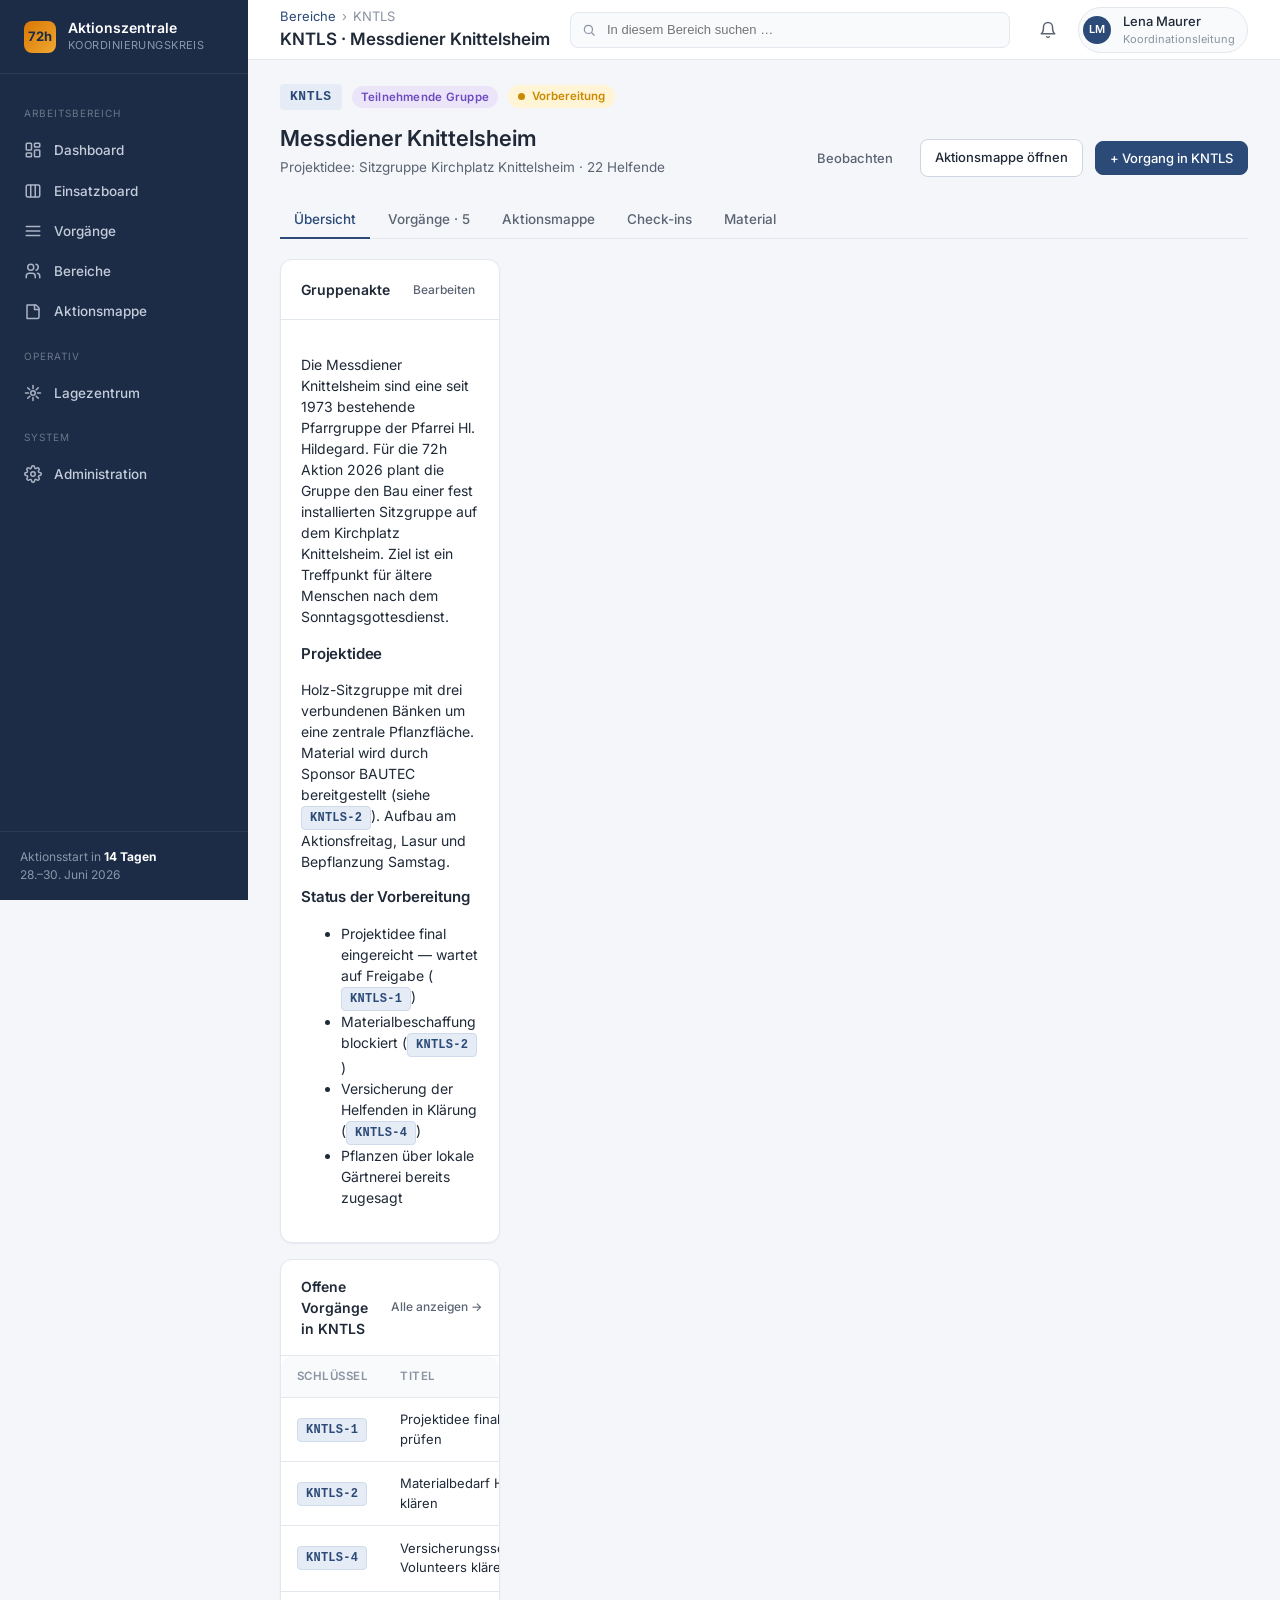
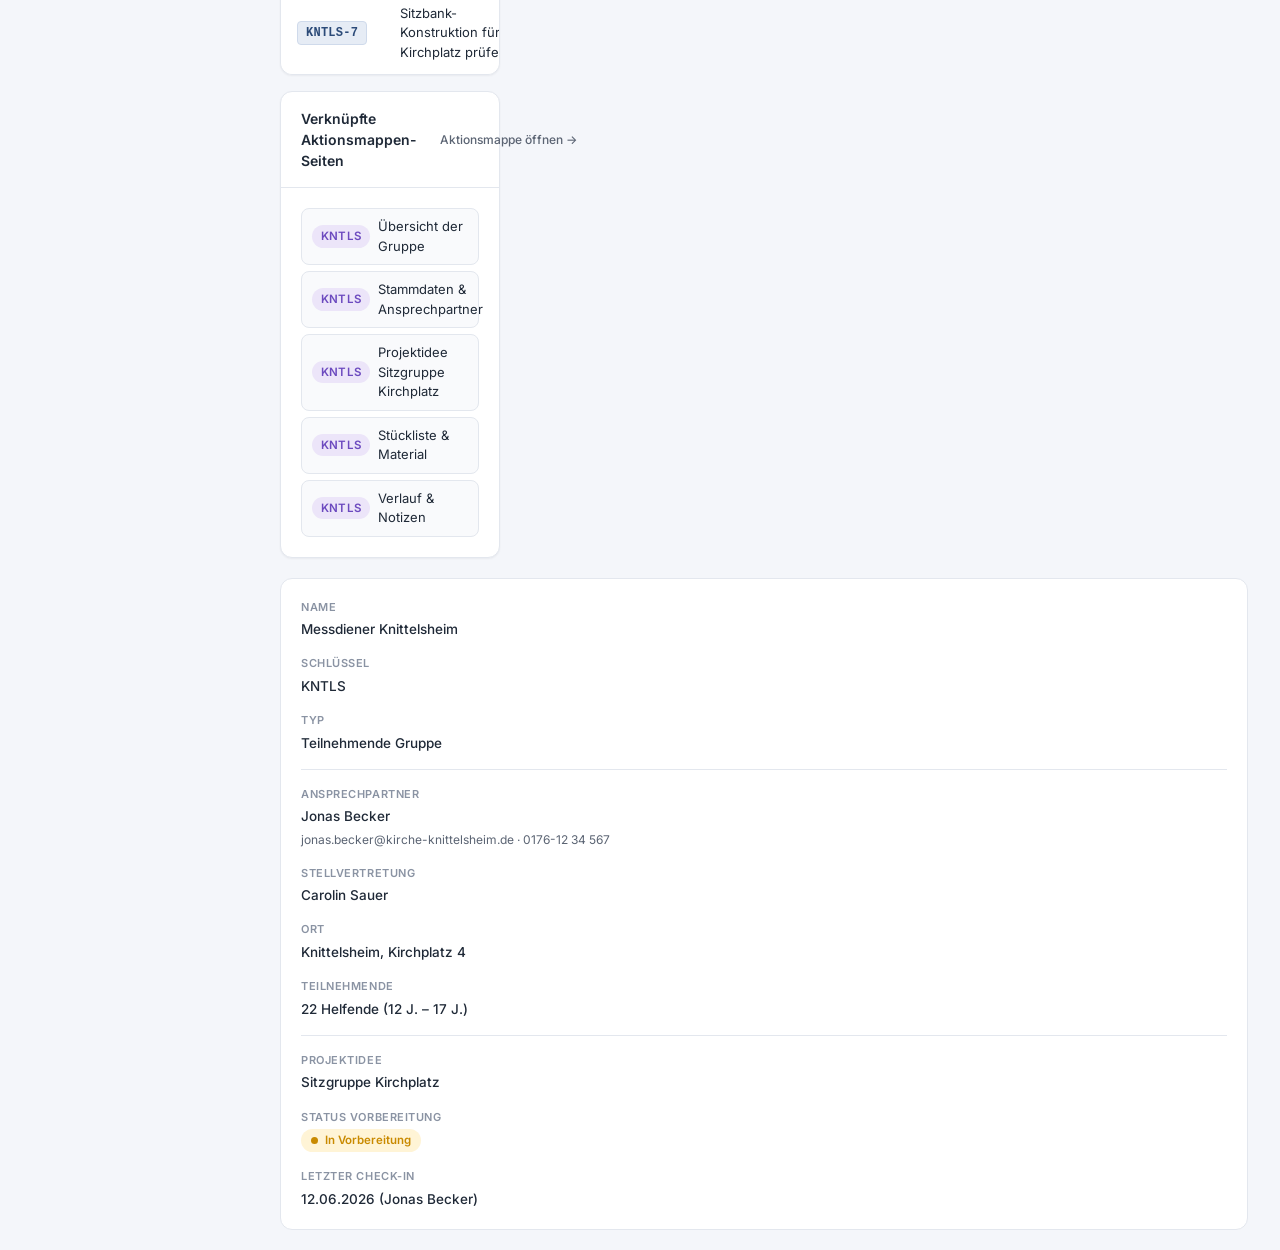
<file: bereich-detail.html>
<!DOCTYPE html>
<html lang="de">
<head>
  <meta charset="UTF-8" />
  <meta name="viewport" content="width=device-width, initial-scale=1.0" />
  <title>KNTLS · Messdiener Knittelsheim · 72h Aktionszentrale</title>
  <link rel="preconnect" href="https://fonts.googleapis.com" />
  <link rel="preconnect" href="https://fonts.gstatic.com" crossorigin />
  <link
    href="https://fonts.googleapis.com/css2?family=Inter:wght@400;500;600;700&display=swap"
    rel="stylesheet"
  />
  <link rel="stylesheet" href="assets/css/styles.css" />
</head>
<body>
  <div class="app">
    <aside class="sidebar">
      <div class="sidebar__brand">
        <div class="sidebar__brand-logo">72h</div>
        <div class="sidebar__brand-text">
          <span class="sidebar__brand-title">Aktionszentrale</span>
          <span class="sidebar__brand-sub">Koordinierungskreis</span>
        </div>
      </div>
      <nav class="sidebar__nav">
        <div class="sidebar__section">Arbeitsbereich</div>
        <a href="index.html" class="sidebar__link">
          <svg class="sidebar__icon" viewBox="0 0 24 24" fill="none" stroke="currentColor" stroke-width="2" stroke-linecap="round" stroke-linejoin="round"><rect x="3" y="3" width="7" height="9" rx="1"/><rect x="14" y="3" width="7" height="5" rx="1"/><rect x="14" y="12" width="7" height="9" rx="1"/><rect x="3" y="16" width="7" height="5" rx="1"/></svg>
          Dashboard
        </a>
        <a href="einsatzboard.html" class="sidebar__link">
          <svg class="sidebar__icon" viewBox="0 0 24 24" fill="none" stroke="currentColor" stroke-width="2" stroke-linecap="round" stroke-linejoin="round"><rect x="3" y="4" width="18" height="16" rx="2"/><path d="M9 4v16M15 4v16"/></svg>
          Einsatzboard
        </a>
        <a href="vorgaenge.html" class="sidebar__link">
          <svg class="sidebar__icon" viewBox="0 0 24 24" fill="none" stroke="currentColor" stroke-width="2" stroke-linecap="round" stroke-linejoin="round"><path d="M3 6h18M3 12h18M3 18h18"/></svg>
          Vorgänge
        </a>
        <a href="bereiche.html" class="sidebar__link">
          <svg class="sidebar__icon" viewBox="0 0 24 24" fill="none" stroke="currentColor" stroke-width="2" stroke-linecap="round" stroke-linejoin="round"><circle cx="9" cy="7" r="4"/><path d="M3 21v-2a4 4 0 0 1 4-4h4a4 4 0 0 1 4 4v2"/><path d="M16 3.13a4 4 0 0 1 0 7.75"/><path d="M21 21v-2a4 4 0 0 0-3-3.87"/></svg>
          Bereiche
        </a>
        <a href="aktionsmappe.html" class="sidebar__link">
          <svg class="sidebar__icon" viewBox="0 0 24 24" fill="none" stroke="currentColor" stroke-width="2" stroke-linecap="round" stroke-linejoin="round"><path d="M4 4h12l4 4v12a2 2 0 0 1-2 2H4z"/><path d="M14 4v6h6"/></svg>
          Aktionsmappe
        </a>
        <div class="sidebar__section">Operativ</div>
        <a href="lagezentrum.html" class="sidebar__link">
          <svg class="sidebar__icon" viewBox="0 0 24 24" fill="none" stroke="currentColor" stroke-width="2" stroke-linecap="round" stroke-linejoin="round"><path d="M12 2v4M12 18v4M2 12h4M18 12h4M4.93 4.93l2.83 2.83M16.24 16.24l2.83 2.83M4.93 19.07l2.83-2.83M16.24 7.76l2.83-2.83"/><circle cx="12" cy="12" r="3"/></svg>
          Lagezentrum
        </a>
        <div class="sidebar__section">System</div>
        <a href="administration.html" class="sidebar__link">
          <svg class="sidebar__icon" viewBox="0 0 24 24" fill="none" stroke="currentColor" stroke-width="2" stroke-linecap="round" stroke-linejoin="round"><circle cx="12" cy="12" r="3"/><path d="M19.4 15a1.65 1.65 0 0 0 .33 1.82l.06.06a2 2 0 1 1-2.83 2.83l-.06-.06a1.65 1.65 0 0 0-1.82-.33 1.65 1.65 0 0 0-1 1.51V21a2 2 0 1 1-4 0v-.09a1.65 1.65 0 0 0-1-1.51 1.65 1.65 0 0 0-1.82.33l-.06.06a2 2 0 1 1-2.83-2.83l.06-.06A1.65 1.65 0 0 0 4.6 15a1.65 1.65 0 0 0-1.51-1H3a2 2 0 1 1 0-4h.09A1.65 1.65 0 0 0 4.6 9a1.65 1.65 0 0 0-.33-1.82l-.06-.06a2 2 0 1 1 2.83-2.83l.06.06a1.65 1.65 0 0 0 1.82.33H9a1.65 1.65 0 0 0 1-1.51V3a2 2 0 1 1 4 0v.09a1.65 1.65 0 0 0 1 1.51 1.65 1.65 0 0 0 1.82-.33l.06-.06a2 2 0 1 1 2.83 2.83l-.06.06a1.65 1.65 0 0 0-.33 1.82V9a1.65 1.65 0 0 0 1.51 1H21a2 2 0 1 1 0 4h-.09a1.65 1.65 0 0 0-1.51 1z"/></svg>
          Administration
        </a>
      </nav>
      <div class="sidebar__footer">
        Aktionsstart in <strong style="color:#fff">14 Tagen</strong><br>
        28.–30. Juni 2026
      </div>
    </aside>

    <div class="main">
      <header class="topbar">
        <div>
          <div class="topbar__crumbs"><a href="bereiche.html">Bereiche</a><span>›</span>KNTLS</div>
          <div class="topbar__title">KNTLS · Messdiener Knittelsheim</div>
        </div>
        <div class="topbar__search">
          <input type="search" placeholder="In diesem Bereich suchen …" />
        </div>
        <div class="topbar__actions">
          <button class="topbar__icon-btn">
            <svg width="18" height="18" viewBox="0 0 24 24" fill="none" stroke="currentColor" stroke-width="2" stroke-linecap="round" stroke-linejoin="round"><path d="M6 8a6 6 0 0 1 12 0c0 7 3 9 3 9H3s3-2 3-9"/><path d="M10.3 21a1.94 1.94 0 0 0 3.4 0"/></svg>
          </button>
          <div class="user-chip">
            <div class="user-chip__avatar">LM</div>
            <div>
              <div class="user-chip__name">Lena Maurer</div>
              <div class="user-chip__role">Koordinationsleitung</div>
            </div>
          </div>
        </div>
      </header>

      <div class="content">
        <div class="page-header">
          <div style="flex:1; min-width:0">
            <div class="row mb-3" style="gap:10px">
              <span class="area-card__key" style="font-size:13px">KNTLS</span>
              <span class="badge badge--purple">Teilnehmende Gruppe</span>
              <span class="status status--yellow">Vorbereitung</span>
            </div>
            <div class="page-header__title">Messdiener Knittelsheim</div>
            <div class="page-header__subtitle">Projektidee: Sitzgruppe Kirchplatz Knittelsheim · 22 Helfende</div>
          </div>
          <div class="page-header__actions">
            <button class="btn btn--ghost">Beobachten</button>
            <a href="aktionsmappe-seite.html" class="btn btn--secondary">Aktionsmappe öffnen</a>
            <button class="btn btn--primary">+ Vorgang in KNTLS</button>
          </div>
        </div>

        <!-- Tabs -->
        <div class="tabs" data-tabs data-tabs-target="#bereich-tabs">
          <button class="tabs__btn is-active" data-tab="uebersicht">Übersicht</button>
          <button class="tabs__btn" data-tab="vorgaenge">Vorgänge · 5</button>
          <button class="tabs__btn" data-tab="aktionsmappe">Aktionsmappe</button>
          <button class="tabs__btn" data-tab="checkins">Check-ins</button>
          <button class="tabs__btn" data-tab="material">Material</button>
        </div>

        <div id="bereich-tabs">
          <!-- TAB: Übersicht -->
          <div class="tab-panel is-active" data-panel="uebersicht">
            <div class="page-layout page-layout--two">
              <div class="stack">

                <!-- Gruppenakte -->
                <div class="card">
                  <div class="card__header">
                    <div class="card__title">Gruppenakte</div>
                    <button class="btn btn--ghost btn--sm">Bearbeiten</button>
                  </div>
                  <div class="card__body" data-autolink>
                    <p>
                      Die Messdiener Knittelsheim sind eine seit 1973 bestehende
                      Pfarrgruppe der Pfarrei Hl. Hildegard. Für die 72h Aktion 2026 plant
                      die Gruppe den Bau einer fest installierten Sitzgruppe auf dem
                      Kirchplatz Knittelsheim. Ziel ist ein Treffpunkt für ältere Menschen
                      nach dem Sonntagsgottesdienst.
                    </p>
                    <h3 style="margin-top:16px">Projektidee</h3>
                    <p>
                      Holz-Sitzgruppe mit drei verbundenen Bänken um eine zentrale
                      Pflanzfläche. Material wird durch Sponsor BAUTEC bereitgestellt
                      (siehe KNTLS-2). Aufbau am Aktionsfreitag, Lasur und Bepflanzung
                      Samstag.
                    </p>
                    <h3>Status der Vorbereitung</h3>
                    <ul>
                      <li>Projektidee final eingereicht — wartet auf Freigabe (KNTLS-1)</li>
                      <li>Materialbeschaffung blockiert (KNTLS-2)</li>
                      <li>Versicherung der Helfenden in Klärung (KNTLS-4)</li>
                      <li>Pflanzen über lokale Gärtnerei bereits zugesagt</li>
                    </ul>
                  </div>
                </div>

                <!-- Offene Vorgänge -->
                <div class="card">
                  <div class="card__header">
                    <div class="card__title">Offene Vorgänge in KNTLS</div>
                    <a href="vorgaenge.html" class="btn btn--ghost btn--sm">Alle anzeigen →</a>
                  </div>
                  <div class="table-wrap" style="border:none">
                    <table class="table">
                      <thead>
                        <tr>
                          <th>Schlüssel</th>
                          <th>Titel</th>
                          <th>Typ</th>
                          <th>Status</th>
                          <th>Priorität</th>
                          <th>Verantwortlich</th>
                          <th>Fällig</th>
                        </tr>
                      </thead>
                      <tbody>
                        <tr data-link="vorgang-detail.html">
                          <td><a class="issue-key" href="vorgang-detail.html">KNTLS-1</a></td>
                          <td>Projektidee final prüfen</td>
                          <td>Aufgabe</td>
                          <td><span class="status status--yellow">In Prüfung</span></td>
                          <td><span class="priority priority--critical">Kritisch</span></td>
                          <td>Jonas Becker</td>
                          <td>17.06.</td>
                        </tr>
                        <tr data-link="vorgang-detail.html">
                          <td><a class="issue-key" href="vorgang-detail.html">KNTLS-2</a></td>
                          <td>Materialbedarf Holz klären</td>
                          <td>Materialbedarf</td>
                          <td><span class="status status--red">Blockiert</span></td>
                          <td><span class="priority priority--critical">Kritisch</span></td>
                          <td>Jonas Becker</td>
                          <td>18.06.</td>
                        </tr>
                        <tr data-link="vorgang-detail.html">
                          <td><a class="issue-key" href="vorgang-detail.html">KNTLS-4</a></td>
                          <td>Versicherungsschutz Volunteers klären</td>
                          <td>Rückfrage</td>
                          <td><span class="status status--yellow">Wartet auf Rückmeldung</span></td>
                          <td><span class="priority priority--normal">Normal</span></td>
                          <td>Lena Maurer</td>
                          <td>20.06.</td>
                        </tr>
                        <tr data-link="vorgang-detail.html">
                          <td><a class="issue-key" href="vorgang-detail.html">KNTLS-7</a></td>
                          <td>Sitzbank-Konstruktion für Kirchplatz prüfen</td>
                          <td>Idee</td>
                          <td><span class="status status--gray">Neu</span></td>
                          <td><span class="priority priority--normal">Normal</span></td>
                          <td>Jonas Becker</td>
                          <td>24.06.</td>
                        </tr>
                      </tbody>
                    </table>
                  </div>
                </div>

                <!-- Verknüpfte Aktionsmappen-Seiten -->
                <div class="card">
                  <div class="card__header">
                    <div class="card__title">Verknüpfte Aktionsmappen-Seiten</div>
                    <a href="aktionsmappe-seite.html" class="btn btn--ghost btn--sm">Aktionsmappe öffnen →</a>
                  </div>
                  <div class="card__body">
                    <ul class="linked-list">
                      <li><a href="aktionsmappe-seite.html"><span class="badge badge--purple">KNTLS</span> Übersicht der Gruppe</a></li>
                      <li><a href="aktionsmappe-seite.html"><span class="badge badge--purple">KNTLS</span> Stammdaten &amp; Ansprechpartner</a></li>
                      <li><a href="aktionsmappe-seite.html"><span class="badge badge--purple">KNTLS</span> Projektidee Sitzgruppe Kirchplatz</a></li>
                      <li><a href="aktionsmappe-seite.html"><span class="badge badge--purple">KNTLS</span> Stückliste &amp; Material</a></li>
                      <li><a href="aktionsmappe-seite.html"><span class="badge badge--purple">KNTLS</span> Verlauf &amp; Notizen</a></li>
                    </ul>
                  </div>
                </div>
              </div>

              <!-- Stammdaten -->
              <aside class="meta-panel">
                <div class="meta-panel__row">
                  <span class="meta-panel__label">Name</span>
                  <span class="meta-panel__value">Messdiener Knittelsheim</span>
                </div>
                <div class="meta-panel__row">
                  <span class="meta-panel__label">Schlüssel</span>
                  <span class="meta-panel__value">KNTLS</span>
                </div>
                <div class="meta-panel__row">
                  <span class="meta-panel__label">Typ</span>
                  <span class="meta-panel__value">Teilnehmende Gruppe</span>
                </div>
                <hr />
                <div class="meta-panel__row">
                  <span class="meta-panel__label">Ansprechpartner</span>
                  <span class="meta-panel__value">Jonas Becker</span>
                  <span class="muted" style="font-size:12px">jonas.becker@kirche-knittelsheim.de · 0176-12 34 567</span>
                </div>
                <div class="meta-panel__row">
                  <span class="meta-panel__label">Stellvertretung</span>
                  <span class="meta-panel__value">Carolin Sauer</span>
                </div>
                <div class="meta-panel__row">
                  <span class="meta-panel__label">Ort</span>
                  <span class="meta-panel__value">Knittelsheim, Kirchplatz 4</span>
                </div>
                <div class="meta-panel__row">
                  <span class="meta-panel__label">Teilnehmende</span>
                  <span class="meta-panel__value">22 Helfende (12 J. – 17 J.)</span>
                </div>
                <hr />
                <div class="meta-panel__row">
                  <span class="meta-panel__label">Projektidee</span>
                  <span class="meta-panel__value">Sitzgruppe Kirchplatz</span>
                </div>
                <div class="meta-panel__row">
                  <span class="meta-panel__label">Status Vorbereitung</span>
                  <span class="meta-panel__value"><span class="status status--yellow">In Vorbereitung</span></span>
                </div>
                <div class="meta-panel__row">
                  <span class="meta-panel__label">Letzter Check-in</span>
                  <span class="meta-panel__value">12.06.2026 (Jonas Becker)</span>
                </div>
              </aside>
            </div>
          </div>

          <!-- TAB: Vorgänge -->
          <div class="tab-panel" data-panel="vorgaenge">
            <div class="table-wrap">
              <table class="table">
                <thead>
                  <tr>
                    <th>Schlüssel</th><th>Titel</th><th>Typ</th><th>Status</th><th>Priorität</th><th>Verantwortlich</th><th>Fällig</th>
                  </tr>
                </thead>
                <tbody>
                  <tr data-link="vorgang-detail.html">
                    <td><a class="issue-key" href="vorgang-detail.html">KNTLS-1</a></td>
                    <td>Projektidee final prüfen</td>
                    <td>Aufgabe</td>
                    <td><span class="status status--yellow">In Prüfung</span></td>
                    <td><span class="priority priority--critical">Kritisch</span></td>
                    <td>Jonas Becker</td>
                    <td>17.06.2026</td>
                  </tr>
                  <tr data-link="vorgang-detail.html">
                    <td><a class="issue-key" href="vorgang-detail.html">KNTLS-2</a></td>
                    <td>Materialbedarf Holz klären</td>
                    <td>Materialbedarf</td>
                    <td><span class="status status--red">Blockiert</span></td>
                    <td><span class="priority priority--critical">Kritisch</span></td>
                    <td>Jonas Becker</td>
                    <td>18.06.2026</td>
                  </tr>
                  <tr data-link="vorgang-detail.html">
                    <td><a class="issue-key" href="vorgang-detail.html">KNTLS-3</a></td>
                    <td>Pflanzen mit Gärtnerei abstimmen</td>
                    <td>Aufgabe</td>
                    <td><span class="status status--green">Erledigt</span></td>
                    <td><span class="priority priority--normal">Normal</span></td>
                    <td>Carolin Sauer</td>
                    <td>10.06.2026</td>
                  </tr>
                  <tr data-link="vorgang-detail.html">
                    <td><a class="issue-key" href="vorgang-detail.html">KNTLS-4</a></td>
                    <td>Versicherungsschutz Volunteers klären</td>
                    <td>Rückfrage</td>
                    <td><span class="status status--yellow">Wartet auf Rückmeldung</span></td>
                    <td><span class="priority priority--normal">Normal</span></td>
                    <td>Lena Maurer</td>
                    <td>20.06.2026</td>
                  </tr>
                  <tr data-link="vorgang-detail.html">
                    <td><a class="issue-key" href="vorgang-detail.html">KNTLS-7</a></td>
                    <td>Sitzbank-Konstruktion für Kirchplatz prüfen</td>
                    <td>Idee</td>
                    <td><span class="status status--gray">Neu</span></td>
                    <td><span class="priority priority--normal">Normal</span></td>
                    <td>Jonas Becker</td>
                    <td>24.06.2026</td>
                  </tr>
                </tbody>
              </table>
            </div>
          </div>

          <!-- TAB: Aktionsmappe -->
          <div class="tab-panel" data-panel="aktionsmappe">
            <div class="card">
              <div class="card__header">
                <div class="card__title">Aktionsmappe KNTLS</div>
                <a href="aktionsmappe-seite.html" class="btn btn--primary btn--sm">Mappe öffnen</a>
              </div>
              <div class="card__body">
                <ul class="linked-list">
                  <li><a href="aktionsmappe-seite.html"><span class="badge badge--purple">Übersicht</span> Übersicht der Gruppe</a></li>
                  <li><a href="aktionsmappe-seite.html"><span class="badge badge--purple">Stammdaten</span> Stammdaten &amp; Ansprechpartner</a></li>
                  <li><a href="aktionsmappe-seite.html"><span class="badge badge--purple">Idee</span> Projektidee Sitzgruppe Kirchplatz</a></li>
                  <li><a href="aktionsmappe-seite.html"><span class="badge badge--purple">Material</span> Stückliste &amp; Material</a></li>
                  <li><a href="aktionsmappe-seite.html"><span class="badge badge--purple">Verlauf</span> Verlauf &amp; Notizen</a></li>
                  <li><a href="aktionsmappe-seite.html"><span class="badge badge--purple">Abschluss</span> Abschlussdokumentation</a></li>
                </ul>
              </div>
            </div>
          </div>

          <!-- TAB: Check-ins -->
          <div class="tab-panel" data-panel="checkins">
            <div class="card">
              <div class="card__header">
                <div class="card__title">Check-ins der Gruppe</div>
                <button class="btn btn--ghost btn--sm">+ Check-in anlegen</button>
              </div>
              <ul class="list-clean">
                <li>
                  <span class="status status--green">Aktiv</span>
                  <div class="list-clean__main">
                    <div class="list-clean__title">Wochenrückblick KW 24</div>
                    <div class="list-clean__sub">12.06.2026 · Jonas Becker</div>
                  </div>
                  <span class="muted">Material zugesagt, Genehmigung läuft</span>
                </li>
                <li>
                  <span class="status status--green">Aktiv</span>
                  <div class="list-clean__main">
                    <div class="list-clean__title">Materialprüfung</div>
                    <div class="list-clean__sub">05.06.2026 · Carolin Sauer</div>
                  </div>
                  <span class="muted">Stückliste an Sponsor versendet</span>
                </li>
                <li>
                  <span class="status status--yellow">Klärung</span>
                  <div class="list-clean__main">
                    <div class="list-clean__title">Versicherung</div>
                    <div class="list-clean__sub">28.05.2026 · Jonas Becker</div>
                  </div>
                  <span class="muted">Anfrage an FINZ1 gestellt</span>
                </li>
              </ul>
            </div>
          </div>

          <!-- TAB: Material -->
          <div class="tab-panel" data-panel="material">
            <div class="card">
              <div class="card__header">
                <div class="card__title">Materialbedarf KNTLS</div>
                <button class="btn btn--ghost btn--sm">+ Position hinzufügen</button>
              </div>
              <div class="table-wrap" style="border:none">
                <table class="table">
                  <thead>
                    <tr><th>Position</th><th>Menge</th><th>Quelle</th><th>Status</th><th>Vorgang</th></tr>
                  </thead>
                  <tbody>
                    <tr>
                      <td>Kantholz 80×80 mm, 2,40 m</td>
                      <td>12 Stk.</td>
                      <td>Sponsor BAUTEC</td>
                      <td><span class="status status--yellow">In Zusage</span></td>
                      <td><a class="issue-key" href="vorgang-detail.html">KNTLS-2</a></td>
                    </tr>
                    <tr>
                      <td>Lärchenbretter 28 mm, 3,00 m</td>
                      <td>8 Stk.</td>
                      <td>Sponsor BAUTEC</td>
                      <td><span class="status status--yellow">In Zusage</span></td>
                      <td><a class="issue-key" href="vorgang-detail.html">KNTLS-2</a></td>
                    </tr>
                    <tr>
                      <td>Konstruktionsschrauben 6×80</td>
                      <td>2 Pakete</td>
                      <td>Eigenbeschaffung</td>
                      <td><span class="status status--green">Bestellt</span></td>
                      <td><a class="issue-key" href="vorgang-detail.html">KNTLS-2</a></td>
                    </tr>
                    <tr>
                      <td>Holzlasur farblos, UV-stabil</td>
                      <td>5 l</td>
                      <td>Eigenbeschaffung</td>
                      <td><span class="status status--gray">Offen</span></td>
                      <td>—</td>
                    </tr>
                    <tr>
                      <td>Pflanzen (Stauden, mehrjährig)</td>
                      <td>20 Stk.</td>
                      <td>Gärtnerei Schmitt</td>
                      <td><span class="status status--green">Zugesagt</span></td>
                      <td>KNTLS-3</td>
                    </tr>
                  </tbody>
                </table>
              </div>
            </div>
          </div>
        </div>
      </div>
    </div>
  </div>

  <script src="assets/js/app.js"></script>
</body>
</html>
</file>
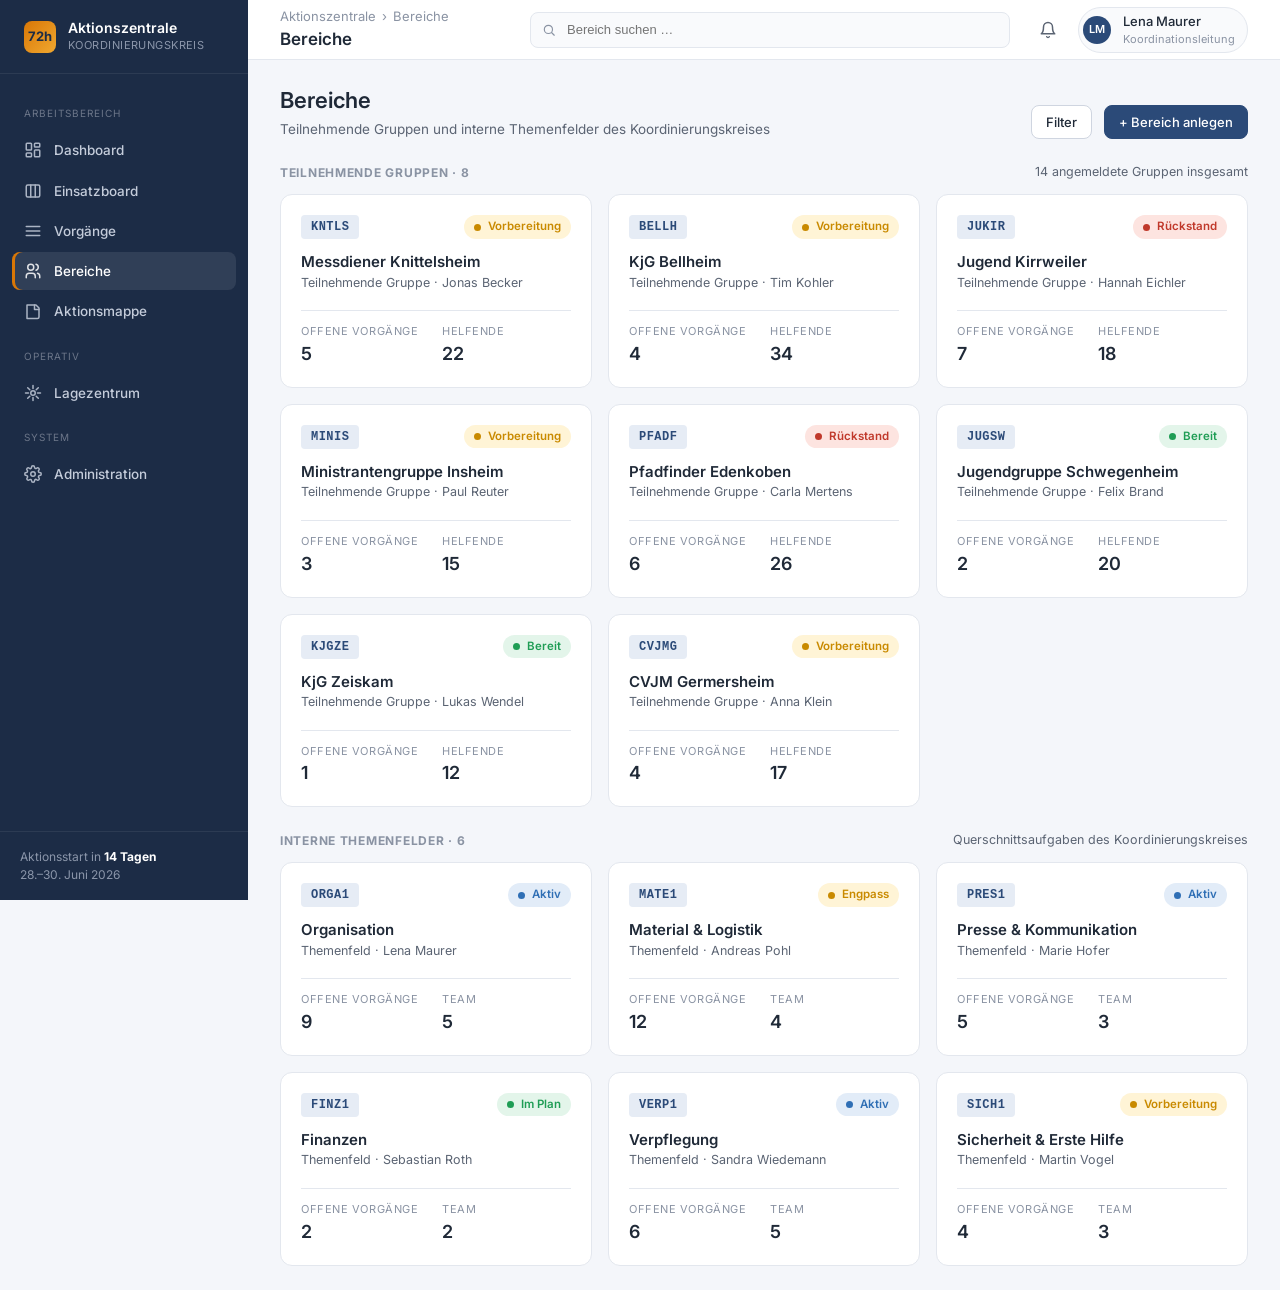
<file: bereiche.html>
<!DOCTYPE html>
<html lang="de">
<head>
  <meta charset="UTF-8" />
  <meta name="viewport" content="width=device-width, initial-scale=1.0" />
  <title>Bereiche · 72h Aktionszentrale</title>
  <link rel="preconnect" href="https://fonts.googleapis.com" />
  <link rel="preconnect" href="https://fonts.gstatic.com" crossorigin />
  <link
    href="https://fonts.googleapis.com/css2?family=Inter:wght@400;500;600;700&display=swap"
    rel="stylesheet"
  />
  <link rel="stylesheet" href="assets/css/styles.css" />
</head>
<body>
  <div class="app">
    <aside class="sidebar">
      <div class="sidebar__brand">
        <div class="sidebar__brand-logo">72h</div>
        <div class="sidebar__brand-text">
          <span class="sidebar__brand-title">Aktionszentrale</span>
          <span class="sidebar__brand-sub">Koordinierungskreis</span>
        </div>
      </div>
      <nav class="sidebar__nav">
        <div class="sidebar__section">Arbeitsbereich</div>
        <a href="index.html" class="sidebar__link">
          <svg class="sidebar__icon" viewBox="0 0 24 24" fill="none" stroke="currentColor" stroke-width="2" stroke-linecap="round" stroke-linejoin="round"><rect x="3" y="3" width="7" height="9" rx="1"/><rect x="14" y="3" width="7" height="5" rx="1"/><rect x="14" y="12" width="7" height="9" rx="1"/><rect x="3" y="16" width="7" height="5" rx="1"/></svg>
          Dashboard
        </a>
        <a href="einsatzboard.html" class="sidebar__link">
          <svg class="sidebar__icon" viewBox="0 0 24 24" fill="none" stroke="currentColor" stroke-width="2" stroke-linecap="round" stroke-linejoin="round"><rect x="3" y="4" width="18" height="16" rx="2"/><path d="M9 4v16M15 4v16"/></svg>
          Einsatzboard
        </a>
        <a href="vorgaenge.html" class="sidebar__link">
          <svg class="sidebar__icon" viewBox="0 0 24 24" fill="none" stroke="currentColor" stroke-width="2" stroke-linecap="round" stroke-linejoin="round"><path d="M3 6h18M3 12h18M3 18h18"/></svg>
          Vorgänge
        </a>
        <a href="bereiche.html" class="sidebar__link">
          <svg class="sidebar__icon" viewBox="0 0 24 24" fill="none" stroke="currentColor" stroke-width="2" stroke-linecap="round" stroke-linejoin="round"><circle cx="9" cy="7" r="4"/><path d="M3 21v-2a4 4 0 0 1 4-4h4a4 4 0 0 1 4 4v2"/><path d="M16 3.13a4 4 0 0 1 0 7.75"/><path d="M21 21v-2a4 4 0 0 0-3-3.87"/></svg>
          Bereiche
        </a>
        <a href="aktionsmappe.html" class="sidebar__link">
          <svg class="sidebar__icon" viewBox="0 0 24 24" fill="none" stroke="currentColor" stroke-width="2" stroke-linecap="round" stroke-linejoin="round"><path d="M4 4h12l4 4v12a2 2 0 0 1-2 2H4z"/><path d="M14 4v6h6"/></svg>
          Aktionsmappe
        </a>
        <div class="sidebar__section">Operativ</div>
        <a href="lagezentrum.html" class="sidebar__link">
          <svg class="sidebar__icon" viewBox="0 0 24 24" fill="none" stroke="currentColor" stroke-width="2" stroke-linecap="round" stroke-linejoin="round"><path d="M12 2v4M12 18v4M2 12h4M18 12h4M4.93 4.93l2.83 2.83M16.24 16.24l2.83 2.83M4.93 19.07l2.83-2.83M16.24 7.76l2.83-2.83"/><circle cx="12" cy="12" r="3"/></svg>
          Lagezentrum
        </a>
        <div class="sidebar__section">System</div>
        <a href="administration.html" class="sidebar__link">
          <svg class="sidebar__icon" viewBox="0 0 24 24" fill="none" stroke="currentColor" stroke-width="2" stroke-linecap="round" stroke-linejoin="round"><circle cx="12" cy="12" r="3"/><path d="M19.4 15a1.65 1.65 0 0 0 .33 1.82l.06.06a2 2 0 1 1-2.83 2.83l-.06-.06a1.65 1.65 0 0 0-1.82-.33 1.65 1.65 0 0 0-1 1.51V21a2 2 0 1 1-4 0v-.09a1.65 1.65 0 0 0-1-1.51 1.65 1.65 0 0 0-1.82.33l-.06.06a2 2 0 1 1-2.83-2.83l.06-.06A1.65 1.65 0 0 0 4.6 15a1.65 1.65 0 0 0-1.51-1H3a2 2 0 1 1 0-4h.09A1.65 1.65 0 0 0 4.6 9a1.65 1.65 0 0 0-.33-1.82l-.06-.06a2 2 0 1 1 2.83-2.83l.06.06a1.65 1.65 0 0 0 1.82.33H9a1.65 1.65 0 0 0 1-1.51V3a2 2 0 1 1 4 0v.09a1.65 1.65 0 0 0 1 1.51 1.65 1.65 0 0 0 1.82-.33l.06-.06a2 2 0 1 1 2.83 2.83l-.06.06a1.65 1.65 0 0 0-.33 1.82V9a1.65 1.65 0 0 0 1.51 1H21a2 2 0 1 1 0 4h-.09a1.65 1.65 0 0 0-1.51 1z"/></svg>
          Administration
        </a>
      </nav>
      <div class="sidebar__footer">
        Aktionsstart in <strong style="color:#fff">14 Tagen</strong><br>
        28.–30. Juni 2026
      </div>
    </aside>

    <div class="main">
      <header class="topbar">
        <div>
          <div class="topbar__crumbs">Aktionszentrale<span>›</span>Bereiche</div>
          <div class="topbar__title">Bereiche</div>
        </div>
        <div class="topbar__search">
          <input type="search" placeholder="Bereich suchen …" />
        </div>
        <div class="topbar__actions">
          <button class="topbar__icon-btn">
            <svg width="18" height="18" viewBox="0 0 24 24" fill="none" stroke="currentColor" stroke-width="2" stroke-linecap="round" stroke-linejoin="round"><path d="M6 8a6 6 0 0 1 12 0c0 7 3 9 3 9H3s3-2 3-9"/><path d="M10.3 21a1.94 1.94 0 0 0 3.4 0"/></svg>
          </button>
          <div class="user-chip">
            <div class="user-chip__avatar">LM</div>
            <div>
              <div class="user-chip__name">Lena Maurer</div>
              <div class="user-chip__role">Koordinationsleitung</div>
            </div>
          </div>
        </div>
      </header>

      <div class="content">
        <div class="page-header">
          <div>
            <div class="page-header__title">Bereiche</div>
            <div class="page-header__subtitle">Teilnehmende Gruppen und interne Themenfelder des Koordinierungskreises</div>
          </div>
          <div class="page-header__actions">
            <button class="btn btn--secondary">Filter</button>
            <button class="btn btn--primary">+ Bereich anlegen</button>
          </div>
        </div>

        <!-- Teilnehmende Gruppen -->
        <section class="mb-6">
          <div class="row row--between mb-3">
            <h2 class="section-title" style="margin:0">Teilnehmende Gruppen · 8</h2>
            <span class="muted" style="font-size:12.5px">14 angemeldete Gruppen insgesamt</span>
          </div>
          <div class="areas-grid">

            <a class="area-card" href="bereich-detail.html">
              <div class="area-card__top">
                <span class="area-card__key">KNTLS</span>
                <span class="status status--yellow">Vorbereitung</span>
              </div>
              <div>
                <div class="area-card__title">Messdiener Knittelsheim</div>
                <div class="area-card__sub">Teilnehmende Gruppe · Jonas Becker</div>
              </div>
              <div class="area-card__stats">
                <div>
                  <div class="area-card__stat-label">Offene Vorgänge</div>
                  <div class="area-card__stat-value">5</div>
                </div>
                <div>
                  <div class="area-card__stat-label">Helfende</div>
                  <div class="area-card__stat-value">22</div>
                </div>
              </div>
            </a>

            <a class="area-card" href="bereich-detail.html">
              <div class="area-card__top">
                <span class="area-card__key">BELLH</span>
                <span class="status status--yellow">Vorbereitung</span>
              </div>
              <div>
                <div class="area-card__title">KjG Bellheim</div>
                <div class="area-card__sub">Teilnehmende Gruppe · Tim Kohler</div>
              </div>
              <div class="area-card__stats">
                <div>
                  <div class="area-card__stat-label">Offene Vorgänge</div>
                  <div class="area-card__stat-value">4</div>
                </div>
                <div>
                  <div class="area-card__stat-label">Helfende</div>
                  <div class="area-card__stat-value">34</div>
                </div>
              </div>
            </a>

            <a class="area-card" href="bereich-detail.html">
              <div class="area-card__top">
                <span class="area-card__key">JUKIR</span>
                <span class="status status--red">Rückstand</span>
              </div>
              <div>
                <div class="area-card__title">Jugend Kirrweiler</div>
                <div class="area-card__sub">Teilnehmende Gruppe · Hannah Eichler</div>
              </div>
              <div class="area-card__stats">
                <div>
                  <div class="area-card__stat-label">Offene Vorgänge</div>
                  <div class="area-card__stat-value">7</div>
                </div>
                <div>
                  <div class="area-card__stat-label">Helfende</div>
                  <div class="area-card__stat-value">18</div>
                </div>
              </div>
            </a>

            <a class="area-card" href="bereich-detail.html">
              <div class="area-card__top">
                <span class="area-card__key">MINIS</span>
                <span class="status status--yellow">Vorbereitung</span>
              </div>
              <div>
                <div class="area-card__title">Ministrantengruppe Insheim</div>
                <div class="area-card__sub">Teilnehmende Gruppe · Paul Reuter</div>
              </div>
              <div class="area-card__stats">
                <div>
                  <div class="area-card__stat-label">Offene Vorgänge</div>
                  <div class="area-card__stat-value">3</div>
                </div>
                <div>
                  <div class="area-card__stat-label">Helfende</div>
                  <div class="area-card__stat-value">15</div>
                </div>
              </div>
            </a>

            <a class="area-card" href="bereich-detail.html">
              <div class="area-card__top">
                <span class="area-card__key">PFADF</span>
                <span class="status status--red">Rückstand</span>
              </div>
              <div>
                <div class="area-card__title">Pfadfinder Edenkoben</div>
                <div class="area-card__sub">Teilnehmende Gruppe · Carla Mertens</div>
              </div>
              <div class="area-card__stats">
                <div>
                  <div class="area-card__stat-label">Offene Vorgänge</div>
                  <div class="area-card__stat-value">6</div>
                </div>
                <div>
                  <div class="area-card__stat-label">Helfende</div>
                  <div class="area-card__stat-value">26</div>
                </div>
              </div>
            </a>

            <a class="area-card" href="bereich-detail.html">
              <div class="area-card__top">
                <span class="area-card__key">JUGSW</span>
                <span class="status status--green">Bereit</span>
              </div>
              <div>
                <div class="area-card__title">Jugendgruppe Schwegenheim</div>
                <div class="area-card__sub">Teilnehmende Gruppe · Felix Brand</div>
              </div>
              <div class="area-card__stats">
                <div>
                  <div class="area-card__stat-label">Offene Vorgänge</div>
                  <div class="area-card__stat-value">2</div>
                </div>
                <div>
                  <div class="area-card__stat-label">Helfende</div>
                  <div class="area-card__stat-value">20</div>
                </div>
              </div>
            </a>

            <a class="area-card" href="bereich-detail.html">
              <div class="area-card__top">
                <span class="area-card__key">KJGZE</span>
                <span class="status status--green">Bereit</span>
              </div>
              <div>
                <div class="area-card__title">KjG Zeiskam</div>
                <div class="area-card__sub">Teilnehmende Gruppe · Lukas Wendel</div>
              </div>
              <div class="area-card__stats">
                <div>
                  <div class="area-card__stat-label">Offene Vorgänge</div>
                  <div class="area-card__stat-value">1</div>
                </div>
                <div>
                  <div class="area-card__stat-label">Helfende</div>
                  <div class="area-card__stat-value">12</div>
                </div>
              </div>
            </a>

            <a class="area-card" href="bereich-detail.html">
              <div class="area-card__top">
                <span class="area-card__key">CVJMG</span>
                <span class="status status--yellow">Vorbereitung</span>
              </div>
              <div>
                <div class="area-card__title">CVJM Germersheim</div>
                <div class="area-card__sub">Teilnehmende Gruppe · Anna Klein</div>
              </div>
              <div class="area-card__stats">
                <div>
                  <div class="area-card__stat-label">Offene Vorgänge</div>
                  <div class="area-card__stat-value">4</div>
                </div>
                <div>
                  <div class="area-card__stat-label">Helfende</div>
                  <div class="area-card__stat-value">17</div>
                </div>
              </div>
            </a>
          </div>
        </section>

        <!-- Interne Themenfelder -->
        <section>
          <div class="row row--between mb-3">
            <h2 class="section-title" style="margin:0">Interne Themenfelder · 6</h2>
            <span class="muted" style="font-size:12.5px">Querschnittsaufgaben des Koordinierungskreises</span>
          </div>
          <div class="areas-grid">

            <a class="area-card" href="bereich-detail.html">
              <div class="area-card__top">
                <span class="area-card__key">ORGA1</span>
                <span class="status status--blue">Aktiv</span>
              </div>
              <div>
                <div class="area-card__title">Organisation</div>
                <div class="area-card__sub">Themenfeld · Lena Maurer</div>
              </div>
              <div class="area-card__stats">
                <div>
                  <div class="area-card__stat-label">Offene Vorgänge</div>
                  <div class="area-card__stat-value">9</div>
                </div>
                <div>
                  <div class="area-card__stat-label">Team</div>
                  <div class="area-card__stat-value">5</div>
                </div>
              </div>
            </a>

            <a class="area-card" href="bereich-detail.html">
              <div class="area-card__top">
                <span class="area-card__key">MATE1</span>
                <span class="status status--yellow">Engpass</span>
              </div>
              <div>
                <div class="area-card__title">Material &amp; Logistik</div>
                <div class="area-card__sub">Themenfeld · Andreas Pohl</div>
              </div>
              <div class="area-card__stats">
                <div>
                  <div class="area-card__stat-label">Offene Vorgänge</div>
                  <div class="area-card__stat-value">12</div>
                </div>
                <div>
                  <div class="area-card__stat-label">Team</div>
                  <div class="area-card__stat-value">4</div>
                </div>
              </div>
            </a>

            <a class="area-card" href="bereich-detail.html">
              <div class="area-card__top">
                <span class="area-card__key">PRES1</span>
                <span class="status status--blue">Aktiv</span>
              </div>
              <div>
                <div class="area-card__title">Presse &amp; Kommunikation</div>
                <div class="area-card__sub">Themenfeld · Marie Hofer</div>
              </div>
              <div class="area-card__stats">
                <div>
                  <div class="area-card__stat-label">Offene Vorgänge</div>
                  <div class="area-card__stat-value">5</div>
                </div>
                <div>
                  <div class="area-card__stat-label">Team</div>
                  <div class="area-card__stat-value">3</div>
                </div>
              </div>
            </a>

            <a class="area-card" href="bereich-detail.html">
              <div class="area-card__top">
                <span class="area-card__key">FINZ1</span>
                <span class="status status--green">Im Plan</span>
              </div>
              <div>
                <div class="area-card__title">Finanzen</div>
                <div class="area-card__sub">Themenfeld · Sebastian Roth</div>
              </div>
              <div class="area-card__stats">
                <div>
                  <div class="area-card__stat-label">Offene Vorgänge</div>
                  <div class="area-card__stat-value">2</div>
                </div>
                <div>
                  <div class="area-card__stat-label">Team</div>
                  <div class="area-card__stat-value">2</div>
                </div>
              </div>
            </a>

            <a class="area-card" href="bereich-detail.html">
              <div class="area-card__top">
                <span class="area-card__key">VERP1</span>
                <span class="status status--blue">Aktiv</span>
              </div>
              <div>
                <div class="area-card__title">Verpflegung</div>
                <div class="area-card__sub">Themenfeld · Sandra Wiedemann</div>
              </div>
              <div class="area-card__stats">
                <div>
                  <div class="area-card__stat-label">Offene Vorgänge</div>
                  <div class="area-card__stat-value">6</div>
                </div>
                <div>
                  <div class="area-card__stat-label">Team</div>
                  <div class="area-card__stat-value">5</div>
                </div>
              </div>
            </a>

            <a class="area-card" href="bereich-detail.html">
              <div class="area-card__top">
                <span class="area-card__key">SICH1</span>
                <span class="status status--yellow">Vorbereitung</span>
              </div>
              <div>
                <div class="area-card__title">Sicherheit &amp; Erste Hilfe</div>
                <div class="area-card__sub">Themenfeld · Martin Vogel</div>
              </div>
              <div class="area-card__stats">
                <div>
                  <div class="area-card__stat-label">Offene Vorgänge</div>
                  <div class="area-card__stat-value">4</div>
                </div>
                <div>
                  <div class="area-card__stat-label">Team</div>
                  <div class="area-card__stat-value">3</div>
                </div>
              </div>
            </a>

          </div>
        </section>
      </div>
    </div>
  </div>

  <script src="assets/js/app.js"></script>
</body>
</html>
</file>
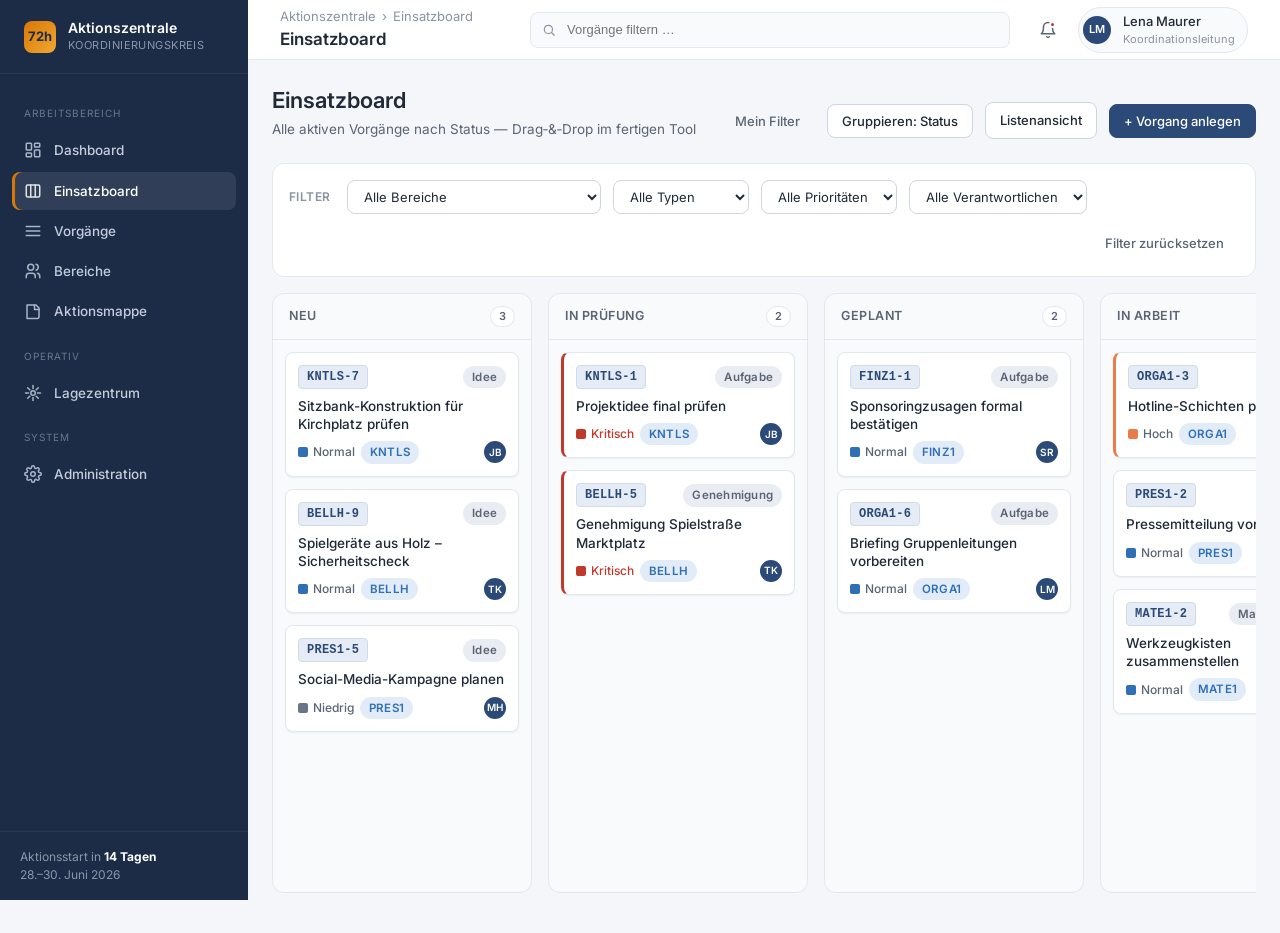
<file: einsatzboard.html>
<!DOCTYPE html>
<html lang="de">
<head>
  <meta charset="UTF-8" />
  <meta name="viewport" content="width=device-width, initial-scale=1.0" />
  <title>Einsatzboard · 72h Aktionszentrale</title>
  <link rel="preconnect" href="https://fonts.googleapis.com" />
  <link rel="preconnect" href="https://fonts.gstatic.com" crossorigin />
  <link
    href="https://fonts.googleapis.com/css2?family=Inter:wght@400;500;600;700&display=swap"
    rel="stylesheet"
  />
  <link rel="stylesheet" href="assets/css/styles.css" />
</head>
<body>
  <div class="app">
    <aside class="sidebar">
      <div class="sidebar__brand">
        <div class="sidebar__brand-logo">72h</div>
        <div class="sidebar__brand-text">
          <span class="sidebar__brand-title">Aktionszentrale</span>
          <span class="sidebar__brand-sub">Koordinierungskreis</span>
        </div>
      </div>
      <nav class="sidebar__nav">
        <div class="sidebar__section">Arbeitsbereich</div>
        <a href="index.html" class="sidebar__link">
          <svg class="sidebar__icon" viewBox="0 0 24 24" fill="none" stroke="currentColor" stroke-width="2" stroke-linecap="round" stroke-linejoin="round"><rect x="3" y="3" width="7" height="9" rx="1"/><rect x="14" y="3" width="7" height="5" rx="1"/><rect x="14" y="12" width="7" height="9" rx="1"/><rect x="3" y="16" width="7" height="5" rx="1"/></svg>
          Dashboard
        </a>
        <a href="einsatzboard.html" class="sidebar__link">
          <svg class="sidebar__icon" viewBox="0 0 24 24" fill="none" stroke="currentColor" stroke-width="2" stroke-linecap="round" stroke-linejoin="round"><rect x="3" y="4" width="18" height="16" rx="2"/><path d="M9 4v16M15 4v16"/></svg>
          Einsatzboard
        </a>
        <a href="vorgaenge.html" class="sidebar__link">
          <svg class="sidebar__icon" viewBox="0 0 24 24" fill="none" stroke="currentColor" stroke-width="2" stroke-linecap="round" stroke-linejoin="round"><path d="M3 6h18M3 12h18M3 18h18"/></svg>
          Vorgänge
        </a>
        <a href="bereiche.html" class="sidebar__link">
          <svg class="sidebar__icon" viewBox="0 0 24 24" fill="none" stroke="currentColor" stroke-width="2" stroke-linecap="round" stroke-linejoin="round"><circle cx="9" cy="7" r="4"/><path d="M3 21v-2a4 4 0 0 1 4-4h4a4 4 0 0 1 4 4v2"/><path d="M16 3.13a4 4 0 0 1 0 7.75"/><path d="M21 21v-2a4 4 0 0 0-3-3.87"/></svg>
          Bereiche
        </a>
        <a href="aktionsmappe.html" class="sidebar__link">
          <svg class="sidebar__icon" viewBox="0 0 24 24" fill="none" stroke="currentColor" stroke-width="2" stroke-linecap="round" stroke-linejoin="round"><path d="M4 4h12l4 4v12a2 2 0 0 1-2 2H4z"/><path d="M14 4v6h6"/></svg>
          Aktionsmappe
        </a>
        <div class="sidebar__section">Operativ</div>
        <a href="lagezentrum.html" class="sidebar__link">
          <svg class="sidebar__icon" viewBox="0 0 24 24" fill="none" stroke="currentColor" stroke-width="2" stroke-linecap="round" stroke-linejoin="round"><path d="M12 2v4M12 18v4M2 12h4M18 12h4M4.93 4.93l2.83 2.83M16.24 16.24l2.83 2.83M4.93 19.07l2.83-2.83M16.24 7.76l2.83-2.83"/><circle cx="12" cy="12" r="3"/></svg>
          Lagezentrum
        </a>
        <div class="sidebar__section">System</div>
        <a href="administration.html" class="sidebar__link">
          <svg class="sidebar__icon" viewBox="0 0 24 24" fill="none" stroke="currentColor" stroke-width="2" stroke-linecap="round" stroke-linejoin="round"><circle cx="12" cy="12" r="3"/><path d="M19.4 15a1.65 1.65 0 0 0 .33 1.82l.06.06a2 2 0 1 1-2.83 2.83l-.06-.06a1.65 1.65 0 0 0-1.82-.33 1.65 1.65 0 0 0-1 1.51V21a2 2 0 1 1-4 0v-.09a1.65 1.65 0 0 0-1-1.51 1.65 1.65 0 0 0-1.82.33l-.06.06a2 2 0 1 1-2.83-2.83l.06-.06A1.65 1.65 0 0 0 4.6 15a1.65 1.65 0 0 0-1.51-1H3a2 2 0 1 1 0-4h.09A1.65 1.65 0 0 0 4.6 9a1.65 1.65 0 0 0-.33-1.82l-.06-.06a2 2 0 1 1 2.83-2.83l.06.06a1.65 1.65 0 0 0 1.82.33H9a1.65 1.65 0 0 0 1-1.51V3a2 2 0 1 1 4 0v.09a1.65 1.65 0 0 0 1 1.51 1.65 1.65 0 0 0 1.82-.33l.06-.06a2 2 0 1 1 2.83 2.83l-.06.06a1.65 1.65 0 0 0-.33 1.82V9a1.65 1.65 0 0 0 1.51 1H21a2 2 0 1 1 0 4h-.09a1.65 1.65 0 0 0-1.51 1z"/></svg>
          Administration
        </a>
      </nav>
      <div class="sidebar__footer">
        Aktionsstart in <strong style="color:#fff">14 Tagen</strong><br>
        28.–30. Juni 2026
      </div>
    </aside>

    <div class="main">
      <header class="topbar">
        <div>
          <div class="topbar__crumbs">Aktionszentrale<span>›</span>Einsatzboard</div>
          <div class="topbar__title">Einsatzboard</div>
        </div>
        <div class="topbar__search">
          <input type="search" placeholder="Vorgänge filtern …" />
        </div>
        <div class="topbar__actions">
          <button class="topbar__icon-btn" title="Benachrichtigungen">
            <svg width="18" height="18" viewBox="0 0 24 24" fill="none" stroke="currentColor" stroke-width="2" stroke-linecap="round" stroke-linejoin="round"><path d="M6 8a6 6 0 0 1 12 0c0 7 3 9 3 9H3s3-2 3-9"/><path d="M10.3 21a1.94 1.94 0 0 0 3.4 0"/></svg>
            <span class="topbar__dot"></span>
          </button>
          <div class="user-chip">
            <div class="user-chip__avatar">LM</div>
            <div>
              <div class="user-chip__name">Lena Maurer</div>
              <div class="user-chip__role">Koordinationsleitung</div>
            </div>
          </div>
        </div>
      </header>

      <div class="content content--wide">
        <div class="page-header">
          <div>
            <div class="page-header__title">Einsatzboard</div>
            <div class="page-header__subtitle">Alle aktiven Vorgänge nach Status — Drag‑&‑Drop im fertigen Tool</div>
          </div>
          <div class="page-header__actions">
            <button class="btn btn--ghost">Mein Filter</button>
            <button class="btn btn--secondary">Gruppieren: Status</button>
            <a href="vorgaenge.html" class="btn btn--secondary">Listenansicht</a>
            <button class="btn btn--primary">+ Vorgang anlegen</button>
          </div>
        </div>

        <!-- Filter -->
        <div class="filter-bar">
          <span class="filter-bar__label">Filter</span>
          <select>
            <option>Alle Bereiche</option>
            <option>KNTLS · Messdiener Knittelsheim</option>
            <option>BELLH · KjG Bellheim</option>
            <option>ORGA1 · Organisation</option>
            <option>MATE1 · Material &amp; Logistik</option>
            <option>PRES1 · Presse &amp; Kommunikation</option>
            <option>FINZ1 · Finanzen</option>
          </select>
          <select>
            <option>Alle Typen</option>
            <option>Aufgabe</option>
            <option>Materialbedarf</option>
            <option>Genehmigung</option>
            <option>Rückfrage</option>
          </select>
          <select>
            <option>Alle Prioritäten</option>
            <option>Kritisch</option>
            <option>Hoch</option>
            <option>Normal</option>
            <option>Niedrig</option>
          </select>
          <select>
            <option>Alle Verantwortlichen</option>
            <option>Lena Maurer</option>
            <option>Andreas Pohl</option>
            <option>Marie Hofer</option>
            <option>Sebastian Roth</option>
          </select>
          <button class="btn btn--ghost" style="margin-left:auto">Filter zurücksetzen</button>
        </div>

        <!-- Board -->
        <div class="board">
          <!-- Spalte: Neu -->
          <div class="board-column">
            <div class="board-column__header">
              Neu
              <span class="board-column__count">3</span>
            </div>
            <div class="board-column__body">
              <a href="vorgang-detail.html" class="issue-card">
                <div class="issue-card__top">
                  <span class="issue-key">KNTLS-7</span>
                  <span class="badge">Idee</span>
                </div>
                <div class="issue-card__title">Sitzbank-Konstruktion für Kirchplatz prüfen</div>
                <div class="issue-card__meta">
                  <div class="issue-card__meta-left">
                    <span class="priority priority--normal">Normal</span>
                    <span class="badge badge--blue">KNTLS</span>
                  </div>
                  <span class="issue-card__assignee" title="Jonas Becker">JB</span>
                </div>
              </a>
              <a href="vorgang-detail.html" class="issue-card">
                <div class="issue-card__top">
                  <span class="issue-key">BELLH-9</span>
                  <span class="badge">Idee</span>
                </div>
                <div class="issue-card__title">Spielgeräte aus Holz – Sicherheitscheck</div>
                <div class="issue-card__meta">
                  <div class="issue-card__meta-left">
                    <span class="priority priority--normal">Normal</span>
                    <span class="badge badge--blue">BELLH</span>
                  </div>
                  <span class="issue-card__assignee" title="Tim Kohler">TK</span>
                </div>
              </a>
              <a href="vorgang-detail.html" class="issue-card">
                <div class="issue-card__top">
                  <span class="issue-key">PRES1-5</span>
                  <span class="badge">Idee</span>
                </div>
                <div class="issue-card__title">Social-Media-Kampagne planen</div>
                <div class="issue-card__meta">
                  <div class="issue-card__meta-left">
                    <span class="priority priority--low">Niedrig</span>
                    <span class="badge badge--blue">PRES1</span>
                  </div>
                  <span class="issue-card__assignee" title="Marie Hofer">MH</span>
                </div>
              </a>
            </div>
          </div>

          <!-- Spalte: In Prüfung -->
          <div class="board-column">
            <div class="board-column__header">
              In Prüfung
              <span class="board-column__count">2</span>
            </div>
            <div class="board-column__body">
              <a href="vorgang-detail.html" class="issue-card issue-card--critical">
                <div class="issue-card__top">
                  <span class="issue-key">KNTLS-1</span>
                  <span class="badge">Aufgabe</span>
                </div>
                <div class="issue-card__title">Projektidee final prüfen</div>
                <div class="issue-card__meta">
                  <div class="issue-card__meta-left">
                    <span class="priority priority--critical">Kritisch</span>
                    <span class="badge badge--blue">KNTLS</span>
                  </div>
                  <span class="issue-card__assignee" title="Jonas Becker">JB</span>
                </div>
              </a>
              <a href="vorgang-detail.html" class="issue-card issue-card--critical">
                <div class="issue-card__top">
                  <span class="issue-key">BELLH-5</span>
                  <span class="badge">Genehmigung</span>
                </div>
                <div class="issue-card__title">Genehmigung Spielstraße Marktplatz</div>
                <div class="issue-card__meta">
                  <div class="issue-card__meta-left">
                    <span class="priority priority--critical">Kritisch</span>
                    <span class="badge badge--blue">BELLH</span>
                  </div>
                  <span class="issue-card__assignee" title="Tim Kohler">TK</span>
                </div>
              </a>
            </div>
          </div>

          <!-- Spalte: Geplant -->
          <div class="board-column">
            <div class="board-column__header">
              Geplant
              <span class="board-column__count">2</span>
            </div>
            <div class="board-column__body">
              <a href="vorgang-detail.html" class="issue-card">
                <div class="issue-card__top">
                  <span class="issue-key">FINZ1-1</span>
                  <span class="badge">Aufgabe</span>
                </div>
                <div class="issue-card__title">Sponsoringzusagen formal bestätigen</div>
                <div class="issue-card__meta">
                  <div class="issue-card__meta-left">
                    <span class="priority priority--normal">Normal</span>
                    <span class="badge badge--blue">FINZ1</span>
                  </div>
                  <span class="issue-card__assignee" title="Sebastian Roth">SR</span>
                </div>
              </a>
              <a href="vorgang-detail.html" class="issue-card">
                <div class="issue-card__top">
                  <span class="issue-key">ORGA1-6</span>
                  <span class="badge">Aufgabe</span>
                </div>
                <div class="issue-card__title">Briefing Gruppenleitungen vorbereiten</div>
                <div class="issue-card__meta">
                  <div class="issue-card__meta-left">
                    <span class="priority priority--normal">Normal</span>
                    <span class="badge badge--blue">ORGA1</span>
                  </div>
                  <span class="issue-card__assignee" title="Lena Maurer">LM</span>
                </div>
              </a>
            </div>
          </div>

          <!-- Spalte: In Arbeit -->
          <div class="board-column">
            <div class="board-column__header">
              In Arbeit
              <span class="board-column__count">3</span>
            </div>
            <div class="board-column__body">
              <a href="vorgang-detail.html" class="issue-card issue-card--high">
                <div class="issue-card__top">
                  <span class="issue-key">ORGA1-3</span>
                  <span class="badge">Aufgabe</span>
                </div>
                <div class="issue-card__title">Hotline-Schichten planen</div>
                <div class="issue-card__meta">
                  <div class="issue-card__meta-left">
                    <span class="priority priority--high">Hoch</span>
                    <span class="badge badge--blue">ORGA1</span>
                  </div>
                  <span class="issue-card__assignee" title="Lena Maurer">LM</span>
                </div>
              </a>
              <a href="vorgang-detail.html" class="issue-card">
                <div class="issue-card__top">
                  <span class="issue-key">PRES1-2</span>
                  <span class="badge">Aufgabe</span>
                </div>
                <div class="issue-card__title">Pressemitteilung vorbereiten</div>
                <div class="issue-card__meta">
                  <div class="issue-card__meta-left">
                    <span class="priority priority--normal">Normal</span>
                    <span class="badge badge--blue">PRES1</span>
                  </div>
                  <span class="issue-card__assignee" title="Marie Hofer">MH</span>
                </div>
              </a>
              <a href="vorgang-detail.html" class="issue-card">
                <div class="issue-card__top">
                  <span class="issue-key">MATE1-2</span>
                  <span class="badge">Materialbedarf</span>
                </div>
                <div class="issue-card__title">Werkzeugkisten zusammenstellen</div>
                <div class="issue-card__meta">
                  <div class="issue-card__meta-left">
                    <span class="priority priority--normal">Normal</span>
                    <span class="badge badge--blue">MATE1</span>
                  </div>
                  <span class="issue-card__assignee" title="Andreas Pohl">AP</span>
                </div>
              </a>
            </div>
          </div>

          <!-- Spalte: Wartet auf Rückmeldung -->
          <div class="board-column">
            <div class="board-column__header">
              Wartet auf Rückmeldung
              <span class="board-column__count">3</span>
            </div>
            <div class="board-column__body">
              <a href="vorgang-detail.html" class="issue-card issue-card--high">
                <div class="issue-card__top">
                  <span class="issue-key">MATE1-4</span>
                  <span class="badge">Materialbedarf</span>
                </div>
                <div class="issue-card__title">Transporter-Verfügbarkeit prüfen</div>
                <div class="issue-card__meta">
                  <div class="issue-card__meta-left">
                    <span class="priority priority--high">Hoch</span>
                    <span class="badge badge--blue">MATE1</span>
                  </div>
                  <span class="issue-card__assignee" title="Andreas Pohl">AP</span>
                </div>
              </a>
              <a href="vorgang-detail.html" class="issue-card">
                <div class="issue-card__top">
                  <span class="issue-key">KNTLS-4</span>
                  <span class="badge">Rückfrage</span>
                </div>
                <div class="issue-card__title">Versicherungsschutz Volunteers klären</div>
                <div class="issue-card__meta">
                  <div class="issue-card__meta-left">
                    <span class="priority priority--normal">Normal</span>
                    <span class="badge badge--blue">KNTLS</span>
                  </div>
                  <span class="issue-card__assignee" title="Lena Maurer">LM</span>
                </div>
              </a>
              <a href="vorgang-detail.html" class="issue-card">
                <div class="issue-card__top">
                  <span class="issue-key">BELLH-7</span>
                  <span class="badge">Rückfrage</span>
                </div>
                <div class="issue-card__title">Standort-Bestätigung Stadt</div>
                <div class="issue-card__meta">
                  <div class="issue-card__meta-left">
                    <span class="priority priority--normal">Normal</span>
                    <span class="badge badge--blue">BELLH</span>
                  </div>
                  <span class="issue-card__assignee" title="Tim Kohler">TK</span>
                </div>
              </a>
            </div>
          </div>

          <!-- Spalte: Blockiert -->
          <div class="board-column">
            <div class="board-column__header">
              Blockiert
              <span class="board-column__count">1</span>
            </div>
            <div class="board-column__body">
              <a href="vorgang-detail.html" class="issue-card issue-card--critical">
                <div class="issue-card__top">
                  <span class="issue-key">KNTLS-2</span>
                  <span class="badge">Materialbedarf</span>
                </div>
                <div class="issue-card__title">Materialbedarf Holz klären</div>
                <div class="issue-card__meta">
                  <div class="issue-card__meta-left">
                    <span class="priority priority--critical">Kritisch</span>
                    <span class="badge badge--blue">KNTLS</span>
                  </div>
                  <span class="issue-card__assignee" title="Jonas Becker">JB</span>
                </div>
              </a>
            </div>
          </div>

          <!-- Spalte: Erledigt -->
          <div class="board-column">
            <div class="board-column__header">
              Erledigt
              <span class="board-column__count">4</span>
            </div>
            <div class="board-column__body">
              <a href="vorgang-detail.html" class="issue-card">
                <div class="issue-card__top">
                  <span class="issue-key">ORGA1-1</span>
                  <span class="badge">Aufgabe</span>
                </div>
                <div class="issue-card__title">Anmeldephase abschließen</div>
                <div class="issue-card__meta">
                  <div class="issue-card__meta-left">
                    <span class="priority priority--normal">Normal</span>
                    <span class="badge badge--blue">ORGA1</span>
                  </div>
                  <span class="issue-card__assignee" title="Lena Maurer">LM</span>
                </div>
              </a>
              <a href="vorgang-detail.html" class="issue-card">
                <div class="issue-card__top">
                  <span class="issue-key">ORGA1-2</span>
                  <span class="badge">Aufgabe</span>
                </div>
                <div class="issue-card__title">Räume Pfarrheim reservieren</div>
                <div class="issue-card__meta">
                  <div class="issue-card__meta-left">
                    <span class="priority priority--low">Niedrig</span>
                    <span class="badge badge--blue">ORGA1</span>
                  </div>
                  <span class="issue-card__assignee" title="Lena Maurer">LM</span>
                </div>
              </a>
              <a href="vorgang-detail.html" class="issue-card">
                <div class="issue-card__top">
                  <span class="issue-key">FINZ1-2</span>
                  <span class="badge">Aufgabe</span>
                </div>
                <div class="issue-card__title">Haftpflichtversicherung abschließen</div>
                <div class="issue-card__meta">
                  <div class="issue-card__meta-left">
                    <span class="priority priority--normal">Normal</span>
                    <span class="badge badge--blue">FINZ1</span>
                  </div>
                  <span class="issue-card__assignee" title="Sebastian Roth">SR</span>
                </div>
              </a>
              <a href="vorgang-detail.html" class="issue-card">
                <div class="issue-card__top">
                  <span class="issue-key">PRES1-1</span>
                  <span class="badge">Aufgabe</span>
                </div>
                <div class="issue-card__title">Logo-Set für Aktion erstellen</div>
                <div class="issue-card__meta">
                  <div class="issue-card__meta-left">
                    <span class="priority priority--low">Niedrig</span>
                    <span class="badge badge--blue">PRES1</span>
                  </div>
                  <span class="issue-card__assignee" title="Marie Hofer">MH</span>
                </div>
              </a>
            </div>
          </div>
        </div>
      </div>
    </div>
  </div>

  <script src="assets/js/app.js"></script>
</body>
</html>
</file>
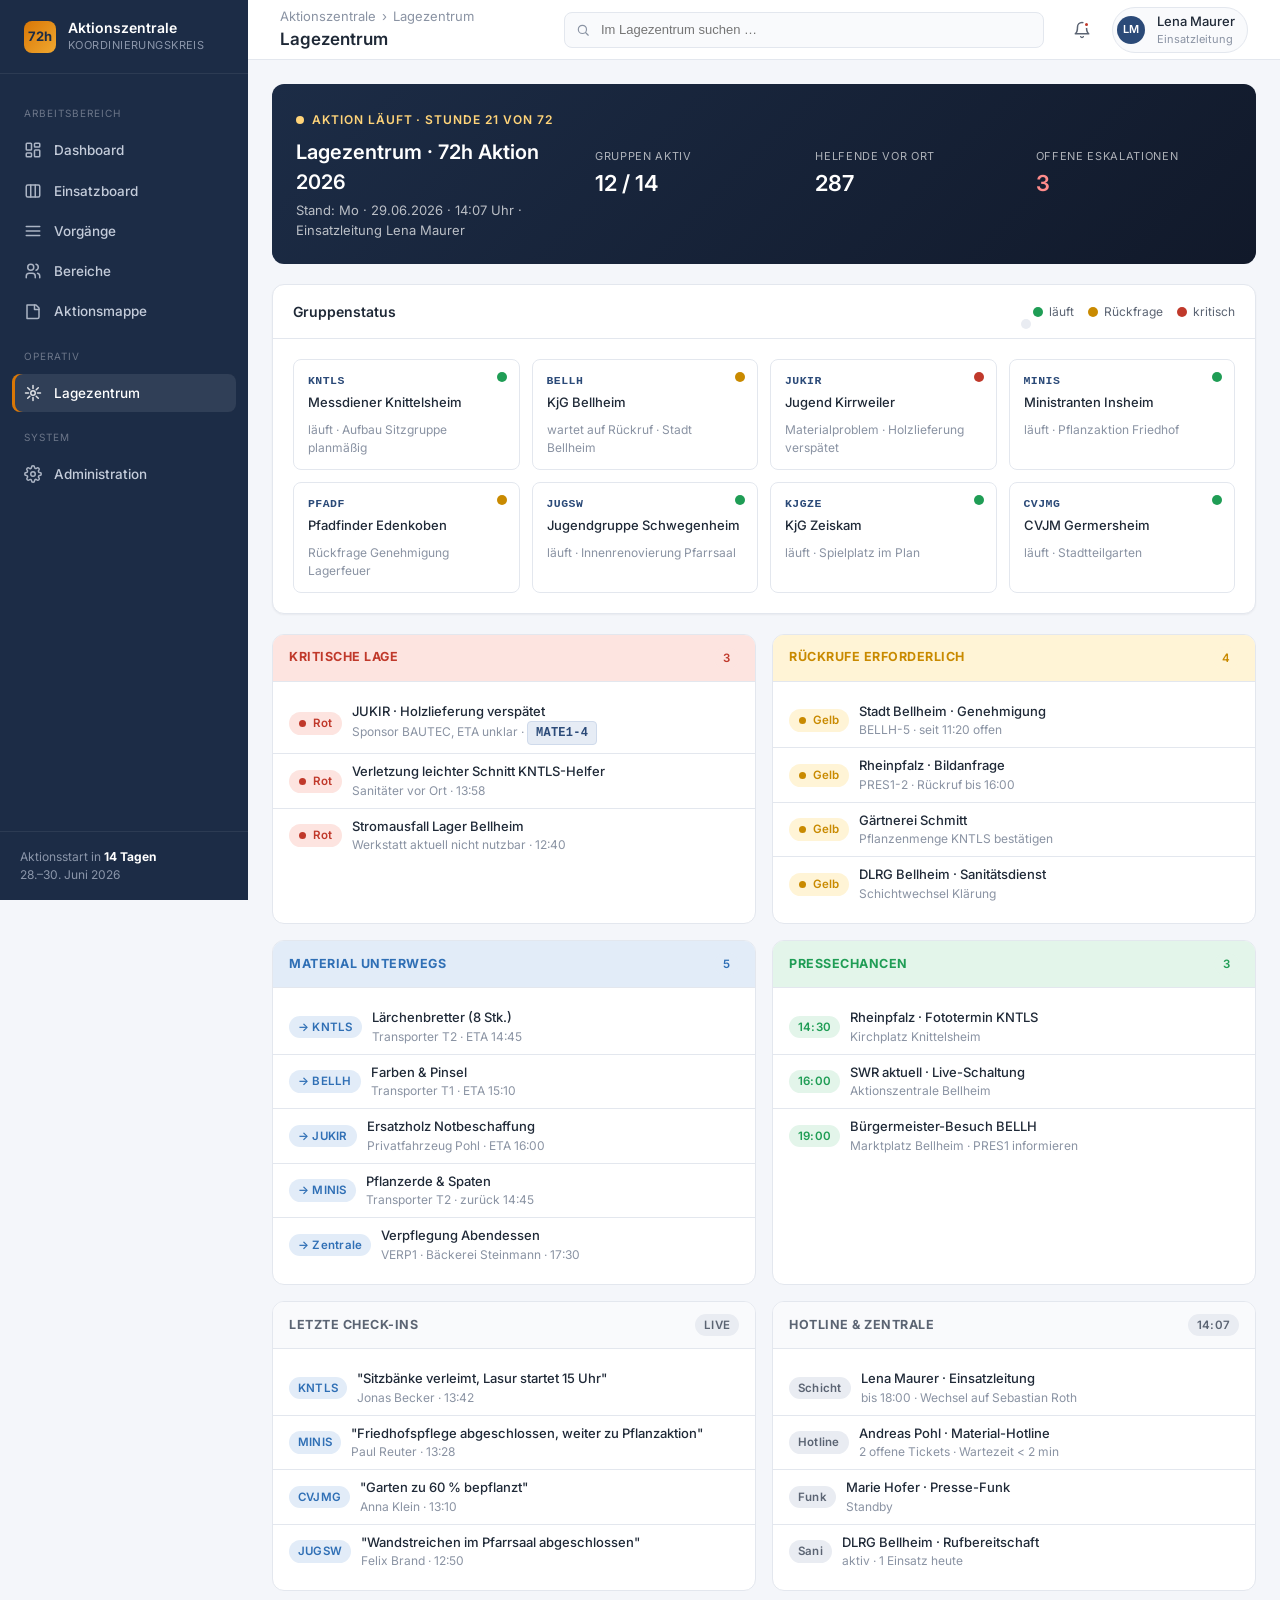
<file: lagezentrum.html>
<!DOCTYPE html>
<html lang="de">
<head>
  <meta charset="UTF-8" />
  <meta name="viewport" content="width=device-width, initial-scale=1.0" />
  <title>Lagezentrum · 72h Aktionszentrale</title>
  <link rel="preconnect" href="https://fonts.googleapis.com" />
  <link rel="preconnect" href="https://fonts.gstatic.com" crossorigin />
  <link
    href="https://fonts.googleapis.com/css2?family=Inter:wght@400;500;600;700&display=swap"
    rel="stylesheet"
  />
  <link rel="stylesheet" href="assets/css/styles.css" />
  <style>
    /* Lagezentrum – etwas dunklerer, cockpitartiger Touch */
    .cockpit-hero {
      background: linear-gradient(135deg, #1c2c46, #11192a);
      color: #fff;
      border-radius: var(--radius-lg);
      padding: var(--space-6);
      margin-bottom: var(--space-5);
      display: grid;
      grid-template-columns: 1.4fr 1fr 1fr 1fr;
      gap: var(--space-6);
      align-items: center;
    }
    .cockpit-hero__title { font-size: 20px; font-weight: 600; margin-bottom: 4px; }
    .cockpit-hero__sub { font-size: 13px; color: rgba(255,255,255,0.7); }
    .cockpit-hero__stat-label {
      font-size: 11px; text-transform: uppercase; letter-spacing: 0.06em;
      color: rgba(255,255,255,0.65);
    }
    .cockpit-hero__stat-value { font-size: 22px; font-weight: 600; margin-top: 2px; }
    .cockpit-hero__pulse {
      display: inline-flex; align-items: center; gap: 8px;
      font-size: 12px; color: #ffd479; text-transform: uppercase; letter-spacing: 0.08em;
      font-weight: 600;
    }
    .pulse-dot {
      width: 8px; height: 8px; border-radius: 50%; background: #ffd479;
      box-shadow: 0 0 0 0 rgba(255, 212, 121, 0.7);
      animation: pulse 1.6s infinite;
    }
    @keyframes pulse {
      0% { box-shadow: 0 0 0 0 rgba(255, 212, 121, 0.7); }
      70% { box-shadow: 0 0 0 10px rgba(255, 212, 121, 0); }
      100% { box-shadow: 0 0 0 0 rgba(255, 212, 121, 0); }
    }
  </style>
</head>
<body>
  <div class="app">
    <aside class="sidebar">
      <div class="sidebar__brand">
        <div class="sidebar__brand-logo">72h</div>
        <div class="sidebar__brand-text">
          <span class="sidebar__brand-title">Aktionszentrale</span>
          <span class="sidebar__brand-sub">Koordinierungskreis</span>
        </div>
      </div>
      <nav class="sidebar__nav">
        <div class="sidebar__section">Arbeitsbereich</div>
        <a href="index.html" class="sidebar__link">
          <svg class="sidebar__icon" viewBox="0 0 24 24" fill="none" stroke="currentColor" stroke-width="2" stroke-linecap="round" stroke-linejoin="round"><rect x="3" y="3" width="7" height="9" rx="1"/><rect x="14" y="3" width="7" height="5" rx="1"/><rect x="14" y="12" width="7" height="9" rx="1"/><rect x="3" y="16" width="7" height="5" rx="1"/></svg>
          Dashboard
        </a>
        <a href="einsatzboard.html" class="sidebar__link">
          <svg class="sidebar__icon" viewBox="0 0 24 24" fill="none" stroke="currentColor" stroke-width="2" stroke-linecap="round" stroke-linejoin="round"><rect x="3" y="4" width="18" height="16" rx="2"/><path d="M9 4v16M15 4v16"/></svg>
          Einsatzboard
        </a>
        <a href="vorgaenge.html" class="sidebar__link">
          <svg class="sidebar__icon" viewBox="0 0 24 24" fill="none" stroke="currentColor" stroke-width="2" stroke-linecap="round" stroke-linejoin="round"><path d="M3 6h18M3 12h18M3 18h18"/></svg>
          Vorgänge
        </a>
        <a href="bereiche.html" class="sidebar__link">
          <svg class="sidebar__icon" viewBox="0 0 24 24" fill="none" stroke="currentColor" stroke-width="2" stroke-linecap="round" stroke-linejoin="round"><circle cx="9" cy="7" r="4"/><path d="M3 21v-2a4 4 0 0 1 4-4h4a4 4 0 0 1 4 4v2"/><path d="M16 3.13a4 4 0 0 1 0 7.75"/><path d="M21 21v-2a4 4 0 0 0-3-3.87"/></svg>
          Bereiche
        </a>
        <a href="aktionsmappe.html" class="sidebar__link">
          <svg class="sidebar__icon" viewBox="0 0 24 24" fill="none" stroke="currentColor" stroke-width="2" stroke-linecap="round" stroke-linejoin="round"><path d="M4 4h12l4 4v12a2 2 0 0 1-2 2H4z"/><path d="M14 4v6h6"/></svg>
          Aktionsmappe
        </a>
        <div class="sidebar__section">Operativ</div>
        <a href="lagezentrum.html" class="sidebar__link">
          <svg class="sidebar__icon" viewBox="0 0 24 24" fill="none" stroke="currentColor" stroke-width="2" stroke-linecap="round" stroke-linejoin="round"><path d="M12 2v4M12 18v4M2 12h4M18 12h4M4.93 4.93l2.83 2.83M16.24 16.24l2.83 2.83M4.93 19.07l2.83-2.83M16.24 7.76l2.83-2.83"/><circle cx="12" cy="12" r="3"/></svg>
          Lagezentrum
        </a>
        <div class="sidebar__section">System</div>
        <a href="administration.html" class="sidebar__link">
          <svg class="sidebar__icon" viewBox="0 0 24 24" fill="none" stroke="currentColor" stroke-width="2" stroke-linecap="round" stroke-linejoin="round"><circle cx="12" cy="12" r="3"/><path d="M19.4 15a1.65 1.65 0 0 0 .33 1.82l.06.06a2 2 0 1 1-2.83 2.83l-.06-.06a1.65 1.65 0 0 0-1.82-.33 1.65 1.65 0 0 0-1 1.51V21a2 2 0 1 1-4 0v-.09a1.65 1.65 0 0 0-1-1.51 1.65 1.65 0 0 0-1.82.33l-.06.06a2 2 0 1 1-2.83-2.83l.06-.06A1.65 1.65 0 0 0 4.6 15a1.65 1.65 0 0 0-1.51-1H3a2 2 0 1 1 0-4h.09A1.65 1.65 0 0 0 4.6 9a1.65 1.65 0 0 0-.33-1.82l-.06-.06a2 2 0 1 1 2.83-2.83l.06.06a1.65 1.65 0 0 0 1.82.33H9a1.65 1.65 0 0 0 1-1.51V3a2 2 0 1 1 4 0v.09a1.65 1.65 0 0 0 1 1.51 1.65 1.65 0 0 0 1.82-.33l.06-.06a2 2 0 1 1 2.83 2.83l-.06.06a1.65 1.65 0 0 0-.33 1.82V9a1.65 1.65 0 0 0 1.51 1H21a2 2 0 1 1 0 4h-.09a1.65 1.65 0 0 0-1.51 1z"/></svg>
          Administration
        </a>
      </nav>
      <div class="sidebar__footer">
        Aktionsstart in <strong style="color:#fff">14 Tagen</strong><br>
        28.–30. Juni 2026
      </div>
    </aside>

    <div class="main">
      <header class="topbar">
        <div>
          <div class="topbar__crumbs">Aktionszentrale<span>›</span>Lagezentrum</div>
          <div class="topbar__title">Lagezentrum</div>
        </div>
        <div class="topbar__search">
          <input type="search" placeholder="Im Lagezentrum suchen …" />
        </div>
        <div class="topbar__actions">
          <button class="topbar__icon-btn">
            <svg width="18" height="18" viewBox="0 0 24 24" fill="none" stroke="currentColor" stroke-width="2" stroke-linecap="round" stroke-linejoin="round"><path d="M6 8a6 6 0 0 1 12 0c0 7 3 9 3 9H3s3-2 3-9"/><path d="M10.3 21a1.94 1.94 0 0 0 3.4 0"/></svg>
            <span class="topbar__dot"></span>
          </button>
          <div class="user-chip">
            <div class="user-chip__avatar">LM</div>
            <div>
              <div class="user-chip__name">Lena Maurer</div>
              <div class="user-chip__role">Einsatzleitung</div>
            </div>
          </div>
        </div>
      </header>

      <div class="content content--wide">
        <!-- Hero / Status -->
        <div class="cockpit-hero">
          <div>
            <div class="cockpit-hero__pulse">
              <span class="pulse-dot"></span> Aktion läuft · Stunde 21 von 72
            </div>
            <div class="cockpit-hero__title" style="margin-top:8px">Lagezentrum · 72h Aktion 2026</div>
            <div class="cockpit-hero__sub">
              Stand: Mo · 29.06.2026 · 14:07 Uhr · Einsatzleitung Lena Maurer
            </div>
          </div>
          <div>
            <div class="cockpit-hero__stat-label">Gruppen aktiv</div>
            <div class="cockpit-hero__stat-value">12 / 14</div>
          </div>
          <div>
            <div class="cockpit-hero__stat-label">Helfende vor Ort</div>
            <div class="cockpit-hero__stat-value">287</div>
          </div>
          <div>
            <div class="cockpit-hero__stat-label">Offene Eskalationen</div>
            <div class="cockpit-hero__stat-value" style="color:#ff8c8c">3</div>
          </div>
        </div>

        <!-- Gruppenstatus -->
        <div class="card mb-5">
          <div class="card__header">
            <div class="card__title">Gruppenstatus</div>
            <div class="row" style="gap:14px; font-size:12px; color:var(--color-text-muted)">
              <span class="row" style="gap:6px"><span class="group-tile" style="width:10px; height:10px; padding:0; border:none; background:var(--color-green); border-radius:50%"></span>läuft</span>
              <span class="row" style="gap:6px"><span style="width:10px; height:10px; background:var(--color-yellow); border-radius:50%; display:inline-block"></span>Rückfrage</span>
              <span class="row" style="gap:6px"><span style="width:10px; height:10px; background:var(--color-red); border-radius:50%; display:inline-block"></span>kritisch</span>
            </div>
          </div>
          <div class="card__body">
            <div class="group-board">
              <div class="group-tile group-tile--green">
                <span class="group-tile__key">KNTLS</span>
                <span class="group-tile__name">Messdiener Knittelsheim</span>
                <span class="group-tile__sub">läuft · Aufbau Sitzgruppe planmäßig</span>
              </div>
              <div class="group-tile group-tile--yellow">
                <span class="group-tile__key">BELLH</span>
                <span class="group-tile__name">KjG Bellheim</span>
                <span class="group-tile__sub">wartet auf Rückruf · Stadt Bellheim</span>
              </div>
              <div class="group-tile group-tile--red">
                <span class="group-tile__key">JUKIR</span>
                <span class="group-tile__name">Jugend Kirrweiler</span>
                <span class="group-tile__sub">Materialproblem · Holzlieferung verspätet</span>
              </div>
              <div class="group-tile group-tile--green">
                <span class="group-tile__key">MINIS</span>
                <span class="group-tile__name">Ministranten Insheim</span>
                <span class="group-tile__sub">läuft · Pflanzaktion Friedhof</span>
              </div>
              <div class="group-tile group-tile--yellow">
                <span class="group-tile__key">PFADF</span>
                <span class="group-tile__name">Pfadfinder Edenkoben</span>
                <span class="group-tile__sub">Rückfrage Genehmigung Lagerfeuer</span>
              </div>
              <div class="group-tile group-tile--green">
                <span class="group-tile__key">JUGSW</span>
                <span class="group-tile__name">Jugendgruppe Schwegenheim</span>
                <span class="group-tile__sub">läuft · Innenrenovierung Pfarrsaal</span>
              </div>
              <div class="group-tile group-tile--green">
                <span class="group-tile__key">KJGZE</span>
                <span class="group-tile__name">KjG Zeiskam</span>
                <span class="group-tile__sub">läuft · Spielplatz im Plan</span>
              </div>
              <div class="group-tile group-tile--green">
                <span class="group-tile__key">CVJMG</span>
                <span class="group-tile__name">CVJM Germersheim</span>
                <span class="group-tile__sub">läuft · Stadtteilgarten</span>
              </div>
            </div>
          </div>
        </div>

        <!-- Cockpit-Karten -->
        <div class="cockpit-grid">
          <!-- Kritische Lage -->
          <div class="cockpit-card cockpit-card--red">
            <div class="cockpit-card__header">
              <span>Kritische Lage</span>
              <span class="badge badge--red">3</span>
            </div>
            <div class="cockpit-card__body" data-autolink>
              <div class="cockpit-row">
                <span class="status status--red">Rot</span>
                <div class="cockpit-row__main">
                  <div class="cockpit-row__title">JUKIR · Holzlieferung verspätet</div>
                  <div class="cockpit-row__sub">Sponsor BAUTEC, ETA unklar · MATE1-4</div>
                </div>
              </div>
              <div class="cockpit-row">
                <span class="status status--red">Rot</span>
                <div class="cockpit-row__main">
                  <div class="cockpit-row__title">Verletzung leichter Schnitt KNTLS-Helfer</div>
                  <div class="cockpit-row__sub">Sanitäter vor Ort · 13:58</div>
                </div>
              </div>
              <div class="cockpit-row">
                <span class="status status--red">Rot</span>
                <div class="cockpit-row__main">
                  <div class="cockpit-row__title">Stromausfall Lager Bellheim</div>
                  <div class="cockpit-row__sub">Werkstatt aktuell nicht nutzbar · 12:40</div>
                </div>
              </div>
            </div>
          </div>

          <!-- Rückrufe erforderlich -->
          <div class="cockpit-card cockpit-card--yellow">
            <div class="cockpit-card__header">
              <span>Rückrufe erforderlich</span>
              <span class="badge badge--yellow">4</span>
            </div>
            <div class="cockpit-card__body">
              <div class="cockpit-row">
                <span class="status status--yellow">Gelb</span>
                <div class="cockpit-row__main">
                  <div class="cockpit-row__title">Stadt Bellheim · Genehmigung</div>
                  <div class="cockpit-row__sub">BELLH-5 · seit 11:20 offen</div>
                </div>
              </div>
              <div class="cockpit-row">
                <span class="status status--yellow">Gelb</span>
                <div class="cockpit-row__main">
                  <div class="cockpit-row__title">Rheinpfalz · Bildanfrage</div>
                  <div class="cockpit-row__sub">PRES1-2 · Rückruf bis 16:00</div>
                </div>
              </div>
              <div class="cockpit-row">
                <span class="status status--yellow">Gelb</span>
                <div class="cockpit-row__main">
                  <div class="cockpit-row__title">Gärtnerei Schmitt</div>
                  <div class="cockpit-row__sub">Pflanzenmenge KNTLS bestätigen</div>
                </div>
              </div>
              <div class="cockpit-row">
                <span class="status status--yellow">Gelb</span>
                <div class="cockpit-row__main">
                  <div class="cockpit-row__title">DLRG Bellheim · Sanitätsdienst</div>
                  <div class="cockpit-row__sub">Schichtwechsel Klärung</div>
                </div>
              </div>
            </div>
          </div>

          <!-- Material unterwegs -->
          <div class="cockpit-card cockpit-card--blue">
            <div class="cockpit-card__header">
              <span>Material unterwegs</span>
              <span class="badge badge--blue">5</span>
            </div>
            <div class="cockpit-card__body">
              <div class="cockpit-row">
                <span class="badge badge--blue">→ KNTLS</span>
                <div class="cockpit-row__main">
                  <div class="cockpit-row__title">Lärchenbretter (8 Stk.)</div>
                  <div class="cockpit-row__sub">Transporter T2 · ETA 14:45</div>
                </div>
              </div>
              <div class="cockpit-row">
                <span class="badge badge--blue">→ BELLH</span>
                <div class="cockpit-row__main">
                  <div class="cockpit-row__title">Farben &amp; Pinsel</div>
                  <div class="cockpit-row__sub">Transporter T1 · ETA 15:10</div>
                </div>
              </div>
              <div class="cockpit-row">
                <span class="badge badge--blue">→ JUKIR</span>
                <div class="cockpit-row__main">
                  <div class="cockpit-row__title">Ersatzholz Notbeschaffung</div>
                  <div class="cockpit-row__sub">Privatfahrzeug Pohl · ETA 16:00</div>
                </div>
              </div>
              <div class="cockpit-row">
                <span class="badge badge--blue">→ MINIS</span>
                <div class="cockpit-row__main">
                  <div class="cockpit-row__title">Pflanzerde &amp; Spaten</div>
                  <div class="cockpit-row__sub">Transporter T2 · zurück 14:45</div>
                </div>
              </div>
              <div class="cockpit-row">
                <span class="badge badge--blue">→ Zentrale</span>
                <div class="cockpit-row__main">
                  <div class="cockpit-row__title">Verpflegung Abendessen</div>
                  <div class="cockpit-row__sub">VERP1 · Bäckerei Steinmann · 17:30</div>
                </div>
              </div>
            </div>
          </div>

          <!-- Pressechancen -->
          <div class="cockpit-card cockpit-card--green">
            <div class="cockpit-card__header">
              <span>Pressechancen</span>
              <span class="badge badge--green">3</span>
            </div>
            <div class="cockpit-card__body">
              <div class="cockpit-row">
                <span class="badge badge--green">14:30</span>
                <div class="cockpit-row__main">
                  <div class="cockpit-row__title">Rheinpfalz · Fototermin KNTLS</div>
                  <div class="cockpit-row__sub">Kirchplatz Knittelsheim</div>
                </div>
              </div>
              <div class="cockpit-row">
                <span class="badge badge--green">16:00</span>
                <div class="cockpit-row__main">
                  <div class="cockpit-row__title">SWR aktuell · Live-Schaltung</div>
                  <div class="cockpit-row__sub">Aktionszentrale Bellheim</div>
                </div>
              </div>
              <div class="cockpit-row">
                <span class="badge badge--green">19:00</span>
                <div class="cockpit-row__main">
                  <div class="cockpit-row__title">Bürgermeister-Besuch BELLH</div>
                  <div class="cockpit-row__sub">Marktplatz Bellheim · PRES1 informieren</div>
                </div>
              </div>
            </div>
          </div>

          <!-- Letzte Check-ins -->
          <div class="cockpit-card">
            <div class="cockpit-card__header">
              <span>Letzte Check-ins</span>
              <span class="badge">live</span>
            </div>
            <div class="cockpit-card__body">
              <div class="cockpit-row">
                <span class="badge badge--blue">KNTLS</span>
                <div class="cockpit-row__main">
                  <div class="cockpit-row__title">"Sitzbänke verleimt, Lasur startet 15 Uhr"</div>
                  <div class="cockpit-row__sub">Jonas Becker · 13:42</div>
                </div>
              </div>
              <div class="cockpit-row">
                <span class="badge badge--blue">MINIS</span>
                <div class="cockpit-row__main">
                  <div class="cockpit-row__title">"Friedhofspflege abgeschlossen, weiter zu Pflanzaktion"</div>
                  <div class="cockpit-row__sub">Paul Reuter · 13:28</div>
                </div>
              </div>
              <div class="cockpit-row">
                <span class="badge badge--blue">CVJMG</span>
                <div class="cockpit-row__main">
                  <div class="cockpit-row__title">"Garten zu 60 % bepflanzt"</div>
                  <div class="cockpit-row__sub">Anna Klein · 13:10</div>
                </div>
              </div>
              <div class="cockpit-row">
                <span class="badge badge--blue">JUGSW</span>
                <div class="cockpit-row__main">
                  <div class="cockpit-row__title">"Wandstreichen im Pfarrsaal abgeschlossen"</div>
                  <div class="cockpit-row__sub">Felix Brand · 12:50</div>
                </div>
              </div>
            </div>
          </div>

          <!-- Hotline & Zentrale -->
          <div class="cockpit-card">
            <div class="cockpit-card__header">
              <span>Hotline &amp; Zentrale</span>
              <span class="badge">14:07</span>
            </div>
            <div class="cockpit-card__body">
              <div class="cockpit-row">
                <span class="badge">Schicht</span>
                <div class="cockpit-row__main">
                  <div class="cockpit-row__title">Lena Maurer · Einsatzleitung</div>
                  <div class="cockpit-row__sub">bis 18:00 · Wechsel auf Sebastian Roth</div>
                </div>
              </div>
              <div class="cockpit-row">
                <span class="badge">Hotline</span>
                <div class="cockpit-row__main">
                  <div class="cockpit-row__title">Andreas Pohl · Material-Hotline</div>
                  <div class="cockpit-row__sub">2 offene Tickets · Wartezeit < 2 min</div>
                </div>
              </div>
              <div class="cockpit-row">
                <span class="badge">Funk</span>
                <div class="cockpit-row__main">
                  <div class="cockpit-row__title">Marie Hofer · Presse-Funk</div>
                  <div class="cockpit-row__sub">Standby</div>
                </div>
              </div>
              <div class="cockpit-row">
                <span class="badge">Sani</span>
                <div class="cockpit-row__main">
                  <div class="cockpit-row__title">DLRG Bellheim · Rufbereitschaft</div>
                  <div class="cockpit-row__sub">aktiv · 1 Einsatz heute</div>
                </div>
              </div>
            </div>
          </div>
        </div>
      </div>
    </div>
  </div>

  <script src="assets/js/app.js"></script>
</body>
</html>
</file>
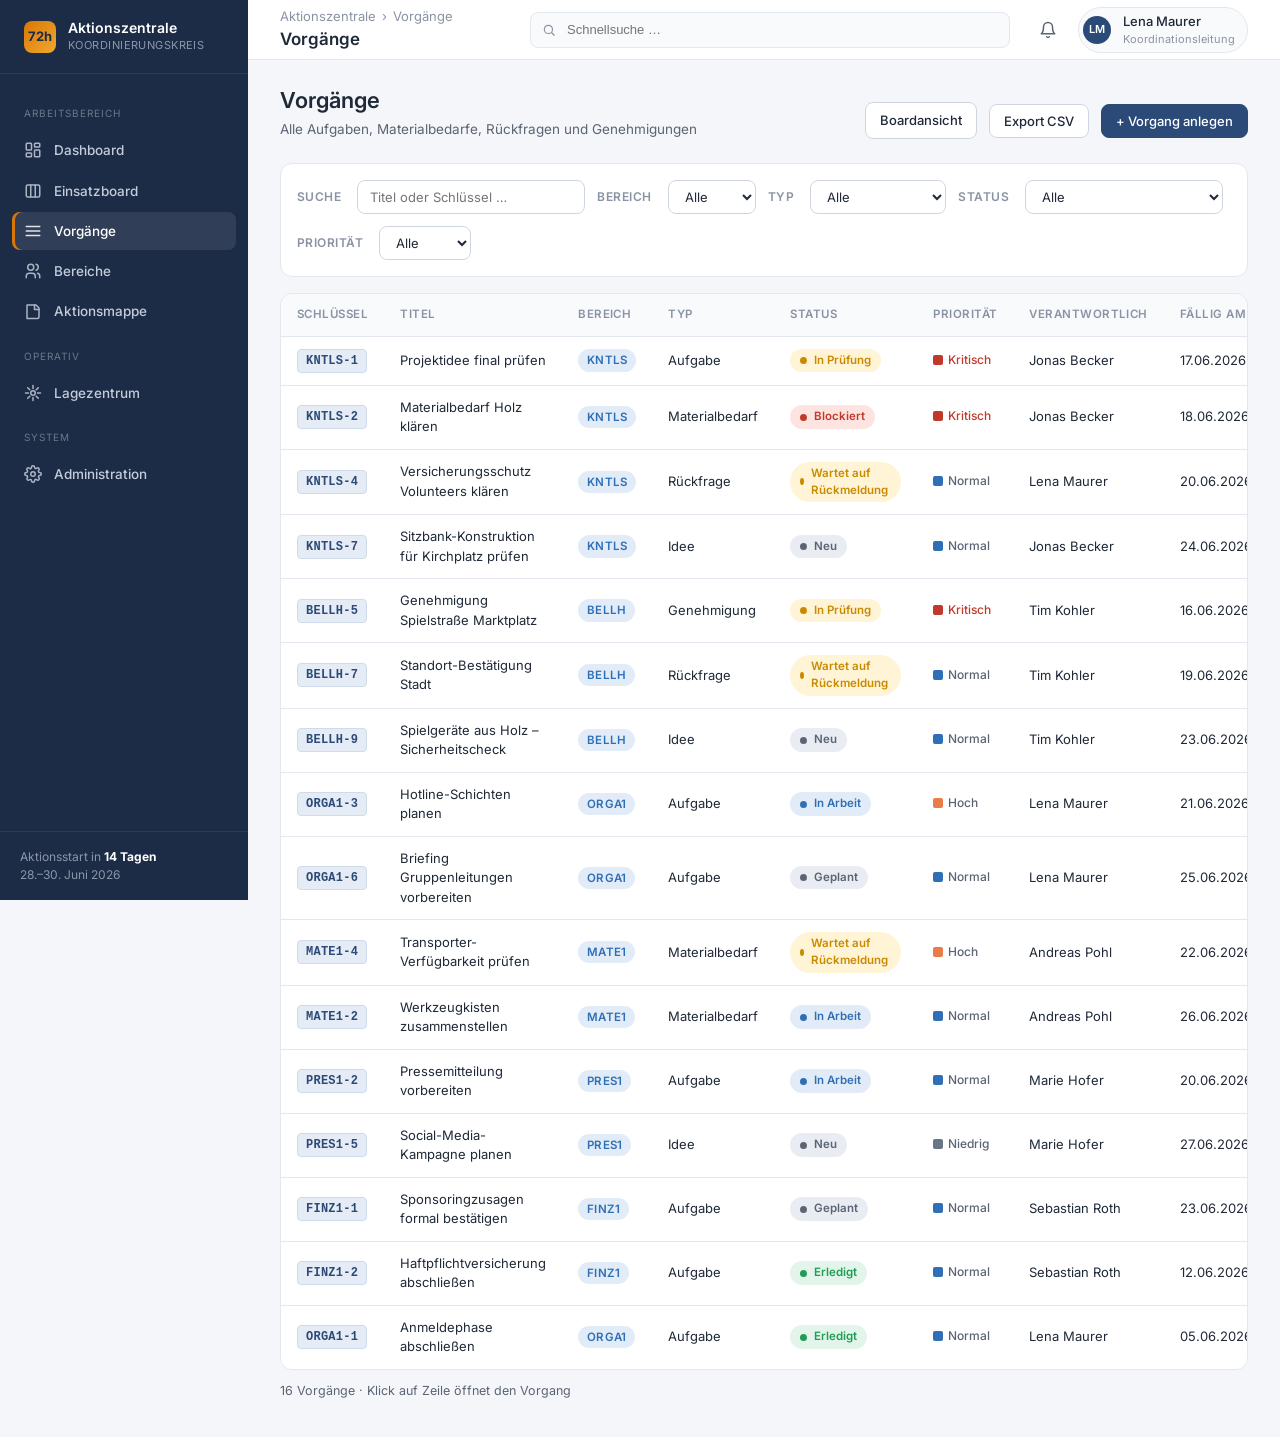
<file: vorgaenge.html>
<!DOCTYPE html>
<html lang="de">
<head>
  <meta charset="UTF-8" />
  <meta name="viewport" content="width=device-width, initial-scale=1.0" />
  <title>Vorgänge · 72h Aktionszentrale</title>
  <link rel="preconnect" href="https://fonts.googleapis.com" />
  <link rel="preconnect" href="https://fonts.gstatic.com" crossorigin />
  <link
    href="https://fonts.googleapis.com/css2?family=Inter:wght@400;500;600;700&display=swap"
    rel="stylesheet"
  />
  <link rel="stylesheet" href="assets/css/styles.css" />
</head>
<body>
  <div class="app">
    <aside class="sidebar">
      <div class="sidebar__brand">
        <div class="sidebar__brand-logo">72h</div>
        <div class="sidebar__brand-text">
          <span class="sidebar__brand-title">Aktionszentrale</span>
          <span class="sidebar__brand-sub">Koordinierungskreis</span>
        </div>
      </div>
      <nav class="sidebar__nav">
        <div class="sidebar__section">Arbeitsbereich</div>
        <a href="index.html" class="sidebar__link">
          <svg class="sidebar__icon" viewBox="0 0 24 24" fill="none" stroke="currentColor" stroke-width="2" stroke-linecap="round" stroke-linejoin="round"><rect x="3" y="3" width="7" height="9" rx="1"/><rect x="14" y="3" width="7" height="5" rx="1"/><rect x="14" y="12" width="7" height="9" rx="1"/><rect x="3" y="16" width="7" height="5" rx="1"/></svg>
          Dashboard
        </a>
        <a href="einsatzboard.html" class="sidebar__link">
          <svg class="sidebar__icon" viewBox="0 0 24 24" fill="none" stroke="currentColor" stroke-width="2" stroke-linecap="round" stroke-linejoin="round"><rect x="3" y="4" width="18" height="16" rx="2"/><path d="M9 4v16M15 4v16"/></svg>
          Einsatzboard
        </a>
        <a href="vorgaenge.html" class="sidebar__link">
          <svg class="sidebar__icon" viewBox="0 0 24 24" fill="none" stroke="currentColor" stroke-width="2" stroke-linecap="round" stroke-linejoin="round"><path d="M3 6h18M3 12h18M3 18h18"/></svg>
          Vorgänge
        </a>
        <a href="bereiche.html" class="sidebar__link">
          <svg class="sidebar__icon" viewBox="0 0 24 24" fill="none" stroke="currentColor" stroke-width="2" stroke-linecap="round" stroke-linejoin="round"><circle cx="9" cy="7" r="4"/><path d="M3 21v-2a4 4 0 0 1 4-4h4a4 4 0 0 1 4 4v2"/><path d="M16 3.13a4 4 0 0 1 0 7.75"/><path d="M21 21v-2a4 4 0 0 0-3-3.87"/></svg>
          Bereiche
        </a>
        <a href="aktionsmappe.html" class="sidebar__link">
          <svg class="sidebar__icon" viewBox="0 0 24 24" fill="none" stroke="currentColor" stroke-width="2" stroke-linecap="round" stroke-linejoin="round"><path d="M4 4h12l4 4v12a2 2 0 0 1-2 2H4z"/><path d="M14 4v6h6"/></svg>
          Aktionsmappe
        </a>
        <div class="sidebar__section">Operativ</div>
        <a href="lagezentrum.html" class="sidebar__link">
          <svg class="sidebar__icon" viewBox="0 0 24 24" fill="none" stroke="currentColor" stroke-width="2" stroke-linecap="round" stroke-linejoin="round"><path d="M12 2v4M12 18v4M2 12h4M18 12h4M4.93 4.93l2.83 2.83M16.24 16.24l2.83 2.83M4.93 19.07l2.83-2.83M16.24 7.76l2.83-2.83"/><circle cx="12" cy="12" r="3"/></svg>
          Lagezentrum
        </a>
        <div class="sidebar__section">System</div>
        <a href="administration.html" class="sidebar__link">
          <svg class="sidebar__icon" viewBox="0 0 24 24" fill="none" stroke="currentColor" stroke-width="2" stroke-linecap="round" stroke-linejoin="round"><circle cx="12" cy="12" r="3"/><path d="M19.4 15a1.65 1.65 0 0 0 .33 1.82l.06.06a2 2 0 1 1-2.83 2.83l-.06-.06a1.65 1.65 0 0 0-1.82-.33 1.65 1.65 0 0 0-1 1.51V21a2 2 0 1 1-4 0v-.09a1.65 1.65 0 0 0-1-1.51 1.65 1.65 0 0 0-1.82.33l-.06.06a2 2 0 1 1-2.83-2.83l.06-.06A1.65 1.65 0 0 0 4.6 15a1.65 1.65 0 0 0-1.51-1H3a2 2 0 1 1 0-4h.09A1.65 1.65 0 0 0 4.6 9a1.65 1.65 0 0 0-.33-1.82l-.06-.06a2 2 0 1 1 2.83-2.83l.06.06a1.65 1.65 0 0 0 1.82.33H9a1.65 1.65 0 0 0 1-1.51V3a2 2 0 1 1 4 0v.09a1.65 1.65 0 0 0 1 1.51 1.65 1.65 0 0 0 1.82-.33l.06-.06a2 2 0 1 1 2.83 2.83l-.06.06a1.65 1.65 0 0 0-.33 1.82V9a1.65 1.65 0 0 0 1.51 1H21a2 2 0 1 1 0 4h-.09a1.65 1.65 0 0 0-1.51 1z"/></svg>
          Administration
        </a>
      </nav>
      <div class="sidebar__footer">
        Aktionsstart in <strong style="color:#fff">14 Tagen</strong><br>
        28.–30. Juni 2026
      </div>
    </aside>

    <div class="main">
      <header class="topbar">
        <div>
          <div class="topbar__crumbs">Aktionszentrale<span>›</span>Vorgänge</div>
          <div class="topbar__title">Vorgänge</div>
        </div>
        <div class="topbar__search">
          <input type="search" placeholder="Schnellsuche …" />
        </div>
        <div class="topbar__actions">
          <button class="topbar__icon-btn" title="Benachrichtigungen">
            <svg width="18" height="18" viewBox="0 0 24 24" fill="none" stroke="currentColor" stroke-width="2" stroke-linecap="round" stroke-linejoin="round"><path d="M6 8a6 6 0 0 1 12 0c0 7 3 9 3 9H3s3-2 3-9"/><path d="M10.3 21a1.94 1.94 0 0 0 3.4 0"/></svg>
          </button>
          <div class="user-chip">
            <div class="user-chip__avatar">LM</div>
            <div>
              <div class="user-chip__name">Lena Maurer</div>
              <div class="user-chip__role">Koordinationsleitung</div>
            </div>
          </div>
        </div>
      </header>

      <div class="content">
        <div class="page-header">
          <div>
            <div class="page-header__title">Vorgänge</div>
            <div class="page-header__subtitle">Alle Aufgaben, Materialbedarfe, Rückfragen und Genehmigungen</div>
          </div>
          <div class="page-header__actions">
            <a href="einsatzboard.html" class="btn btn--secondary">Boardansicht</a>
            <button class="btn btn--secondary">Export CSV</button>
            <button class="btn btn--primary">+ Vorgang anlegen</button>
          </div>
        </div>

        <!-- Filterleiste -->
        <div class="filter-bar" data-filter="#vorgaenge-tabelle">
          <span class="filter-bar__label">Suche</span>
          <input type="search" placeholder="Titel oder Schlüssel …" data-filter-search />
          <span class="filter-bar__label">Bereich</span>
          <select data-filter-bereich>
            <option value="alle">Alle</option>
            <option value="KNTLS">KNTLS</option>
            <option value="BELLH">BELLH</option>
            <option value="ORGA1">ORGA1</option>
            <option value="MATE1">MATE1</option>
            <option value="PRES1">PRES1</option>
            <option value="FINZ1">FINZ1</option>
          </select>
          <span class="filter-bar__label">Typ</span>
          <select data-filter-typ>
            <option value="alle">Alle</option>
            <option value="Aufgabe">Aufgabe</option>
            <option value="Materialbedarf">Materialbedarf</option>
            <option value="Genehmigung">Genehmigung</option>
            <option value="Rückfrage">Rückfrage</option>
            <option value="Idee">Idee</option>
          </select>
          <span class="filter-bar__label">Status</span>
          <select data-filter-status>
            <option value="alle">Alle</option>
            <option value="Neu">Neu</option>
            <option value="In Prüfung">In Prüfung</option>
            <option value="Geplant">Geplant</option>
            <option value="In Arbeit">In Arbeit</option>
            <option value="Wartet auf Rückmeldung">Wartet auf Rückmeldung</option>
            <option value="Blockiert">Blockiert</option>
            <option value="Erledigt">Erledigt</option>
          </select>
          <span class="filter-bar__label">Priorität</span>
          <select data-filter-prio>
            <option value="alle">Alle</option>
            <option value="Kritisch">Kritisch</option>
            <option value="Hoch">Hoch</option>
            <option value="Normal">Normal</option>
            <option value="Niedrig">Niedrig</option>
          </select>
        </div>

        <!-- Tabelle -->
        <div class="table-wrap">
          <table class="table" id="vorgaenge-tabelle">
            <thead>
              <tr>
                <th class="col-key">Schlüssel</th>
                <th>Titel</th>
                <th>Bereich</th>
                <th>Typ</th>
                <th>Status</th>
                <th>Priorität</th>
                <th>Verantwortlich</th>
                <th>Fällig am</th>
              </tr>
            </thead>
            <tbody>
              <tr data-link="vorgang-detail.html" data-bereich="KNTLS" data-typ="Aufgabe" data-status="In Prüfung" data-prio="Kritisch">
                <td data-cell><a class="issue-key" href="vorgang-detail.html">KNTLS-1</a></td>
                <td data-cell>Projektidee final prüfen</td>
                <td data-cell><span class="badge badge--blue">KNTLS</span></td>
                <td data-cell>Aufgabe</td>
                <td><span class="status status--yellow">In Prüfung</span></td>
                <td><span class="priority priority--critical">Kritisch</span></td>
                <td data-cell>Jonas Becker</td>
                <td data-cell>17.06.2026</td>
              </tr>
              <tr data-link="vorgang-detail.html" data-bereich="KNTLS" data-typ="Materialbedarf" data-status="Blockiert" data-prio="Kritisch">
                <td data-cell><a class="issue-key" href="vorgang-detail.html">KNTLS-2</a></td>
                <td data-cell>Materialbedarf Holz klären</td>
                <td data-cell><span class="badge badge--blue">KNTLS</span></td>
                <td data-cell>Materialbedarf</td>
                <td><span class="status status--red">Blockiert</span></td>
                <td><span class="priority priority--critical">Kritisch</span></td>
                <td data-cell>Jonas Becker</td>
                <td data-cell>18.06.2026</td>
              </tr>
              <tr data-link="vorgang-detail.html" data-bereich="KNTLS" data-typ="Rückfrage" data-status="Wartet auf Rückmeldung" data-prio="Normal">
                <td data-cell><a class="issue-key" href="vorgang-detail.html">KNTLS-4</a></td>
                <td data-cell>Versicherungsschutz Volunteers klären</td>
                <td data-cell><span class="badge badge--blue">KNTLS</span></td>
                <td data-cell>Rückfrage</td>
                <td><span class="status status--yellow">Wartet auf Rückmeldung</span></td>
                <td><span class="priority priority--normal">Normal</span></td>
                <td data-cell>Lena Maurer</td>
                <td data-cell>20.06.2026</td>
              </tr>
              <tr data-link="vorgang-detail.html" data-bereich="KNTLS" data-typ="Idee" data-status="Neu" data-prio="Normal">
                <td data-cell><a class="issue-key" href="vorgang-detail.html">KNTLS-7</a></td>
                <td data-cell>Sitzbank-Konstruktion für Kirchplatz prüfen</td>
                <td data-cell><span class="badge badge--blue">KNTLS</span></td>
                <td data-cell>Idee</td>
                <td><span class="status status--gray">Neu</span></td>
                <td><span class="priority priority--normal">Normal</span></td>
                <td data-cell>Jonas Becker</td>
                <td data-cell>24.06.2026</td>
              </tr>
              <tr data-link="vorgang-detail.html" data-bereich="BELLH" data-typ="Genehmigung" data-status="In Prüfung" data-prio="Kritisch">
                <td data-cell><a class="issue-key" href="vorgang-detail.html">BELLH-5</a></td>
                <td data-cell>Genehmigung Spielstraße Marktplatz</td>
                <td data-cell><span class="badge badge--blue">BELLH</span></td>
                <td data-cell>Genehmigung</td>
                <td><span class="status status--yellow">In Prüfung</span></td>
                <td><span class="priority priority--critical">Kritisch</span></td>
                <td data-cell>Tim Kohler</td>
                <td data-cell>16.06.2026</td>
              </tr>
              <tr data-link="vorgang-detail.html" data-bereich="BELLH" data-typ="Rückfrage" data-status="Wartet auf Rückmeldung" data-prio="Normal">
                <td data-cell><a class="issue-key" href="vorgang-detail.html">BELLH-7</a></td>
                <td data-cell>Standort-Bestätigung Stadt</td>
                <td data-cell><span class="badge badge--blue">BELLH</span></td>
                <td data-cell>Rückfrage</td>
                <td><span class="status status--yellow">Wartet auf Rückmeldung</span></td>
                <td><span class="priority priority--normal">Normal</span></td>
                <td data-cell>Tim Kohler</td>
                <td data-cell>19.06.2026</td>
              </tr>
              <tr data-link="vorgang-detail.html" data-bereich="BELLH" data-typ="Idee" data-status="Neu" data-prio="Normal">
                <td data-cell><a class="issue-key" href="vorgang-detail.html">BELLH-9</a></td>
                <td data-cell>Spielgeräte aus Holz – Sicherheitscheck</td>
                <td data-cell><span class="badge badge--blue">BELLH</span></td>
                <td data-cell>Idee</td>
                <td><span class="status status--gray">Neu</span></td>
                <td><span class="priority priority--normal">Normal</span></td>
                <td data-cell>Tim Kohler</td>
                <td data-cell>23.06.2026</td>
              </tr>
              <tr data-link="vorgang-detail.html" data-bereich="ORGA1" data-typ="Aufgabe" data-status="In Arbeit" data-prio="Hoch">
                <td data-cell><a class="issue-key" href="vorgang-detail.html">ORGA1-3</a></td>
                <td data-cell>Hotline-Schichten planen</td>
                <td data-cell><span class="badge badge--blue">ORGA1</span></td>
                <td data-cell>Aufgabe</td>
                <td><span class="status status--blue">In Arbeit</span></td>
                <td><span class="priority priority--high">Hoch</span></td>
                <td data-cell>Lena Maurer</td>
                <td data-cell>21.06.2026</td>
              </tr>
              <tr data-link="vorgang-detail.html" data-bereich="ORGA1" data-typ="Aufgabe" data-status="Geplant" data-prio="Normal">
                <td data-cell><a class="issue-key" href="vorgang-detail.html">ORGA1-6</a></td>
                <td data-cell>Briefing Gruppenleitungen vorbereiten</td>
                <td data-cell><span class="badge badge--blue">ORGA1</span></td>
                <td data-cell>Aufgabe</td>
                <td><span class="status status--gray">Geplant</span></td>
                <td><span class="priority priority--normal">Normal</span></td>
                <td data-cell>Lena Maurer</td>
                <td data-cell>25.06.2026</td>
              </tr>
              <tr data-link="vorgang-detail.html" data-bereich="MATE1" data-typ="Materialbedarf" data-status="Wartet auf Rückmeldung" data-prio="Hoch">
                <td data-cell><a class="issue-key" href="vorgang-detail.html">MATE1-4</a></td>
                <td data-cell>Transporter-Verfügbarkeit prüfen</td>
                <td data-cell><span class="badge badge--blue">MATE1</span></td>
                <td data-cell>Materialbedarf</td>
                <td><span class="status status--yellow">Wartet auf Rückmeldung</span></td>
                <td><span class="priority priority--high">Hoch</span></td>
                <td data-cell>Andreas Pohl</td>
                <td data-cell>22.06.2026</td>
              </tr>
              <tr data-link="vorgang-detail.html" data-bereich="MATE1" data-typ="Materialbedarf" data-status="In Arbeit" data-prio="Normal">
                <td data-cell><a class="issue-key" href="vorgang-detail.html">MATE1-2</a></td>
                <td data-cell>Werkzeugkisten zusammenstellen</td>
                <td data-cell><span class="badge badge--blue">MATE1</span></td>
                <td data-cell>Materialbedarf</td>
                <td><span class="status status--blue">In Arbeit</span></td>
                <td><span class="priority priority--normal">Normal</span></td>
                <td data-cell>Andreas Pohl</td>
                <td data-cell>26.06.2026</td>
              </tr>
              <tr data-link="vorgang-detail.html" data-bereich="PRES1" data-typ="Aufgabe" data-status="In Arbeit" data-prio="Normal">
                <td data-cell><a class="issue-key" href="vorgang-detail.html">PRES1-2</a></td>
                <td data-cell>Pressemitteilung vorbereiten</td>
                <td data-cell><span class="badge badge--blue">PRES1</span></td>
                <td data-cell>Aufgabe</td>
                <td><span class="status status--blue">In Arbeit</span></td>
                <td><span class="priority priority--normal">Normal</span></td>
                <td data-cell>Marie Hofer</td>
                <td data-cell>20.06.2026</td>
              </tr>
              <tr data-link="vorgang-detail.html" data-bereich="PRES1" data-typ="Idee" data-status="Neu" data-prio="Niedrig">
                <td data-cell><a class="issue-key" href="vorgang-detail.html">PRES1-5</a></td>
                <td data-cell>Social-Media-Kampagne planen</td>
                <td data-cell><span class="badge badge--blue">PRES1</span></td>
                <td data-cell>Idee</td>
                <td><span class="status status--gray">Neu</span></td>
                <td><span class="priority priority--low">Niedrig</span></td>
                <td data-cell>Marie Hofer</td>
                <td data-cell>27.06.2026</td>
              </tr>
              <tr data-link="vorgang-detail.html" data-bereich="FINZ1" data-typ="Aufgabe" data-status="Geplant" data-prio="Normal">
                <td data-cell><a class="issue-key" href="vorgang-detail.html">FINZ1-1</a></td>
                <td data-cell>Sponsoringzusagen formal bestätigen</td>
                <td data-cell><span class="badge badge--blue">FINZ1</span></td>
                <td data-cell>Aufgabe</td>
                <td><span class="status status--gray">Geplant</span></td>
                <td><span class="priority priority--normal">Normal</span></td>
                <td data-cell>Sebastian Roth</td>
                <td data-cell>23.06.2026</td>
              </tr>
              <tr data-link="vorgang-detail.html" data-bereich="FINZ1" data-typ="Aufgabe" data-status="Erledigt" data-prio="Normal">
                <td data-cell><a class="issue-key" href="vorgang-detail.html">FINZ1-2</a></td>
                <td data-cell>Haftpflichtversicherung abschließen</td>
                <td data-cell><span class="badge badge--blue">FINZ1</span></td>
                <td data-cell>Aufgabe</td>
                <td><span class="status status--green">Erledigt</span></td>
                <td><span class="priority priority--normal">Normal</span></td>
                <td data-cell>Sebastian Roth</td>
                <td data-cell>12.06.2026</td>
              </tr>
              <tr data-link="vorgang-detail.html" data-bereich="ORGA1" data-typ="Aufgabe" data-status="Erledigt" data-prio="Normal">
                <td data-cell><a class="issue-key" href="vorgang-detail.html">ORGA1-1</a></td>
                <td data-cell>Anmeldephase abschließen</td>
                <td data-cell><span class="badge badge--blue">ORGA1</span></td>
                <td data-cell>Aufgabe</td>
                <td><span class="status status--green">Erledigt</span></td>
                <td><span class="priority priority--normal">Normal</span></td>
                <td data-cell>Lena Maurer</td>
                <td data-cell>05.06.2026</td>
              </tr>
            </tbody>
          </table>
        </div>
        <p class="muted mt-3" style="font-size:12.5px">16 Vorgänge · Klick auf Zeile öffnet den Vorgang</p>
      </div>
    </div>
  </div>

  <script src="assets/js/app.js"></script>
</body>
</html>
</file>
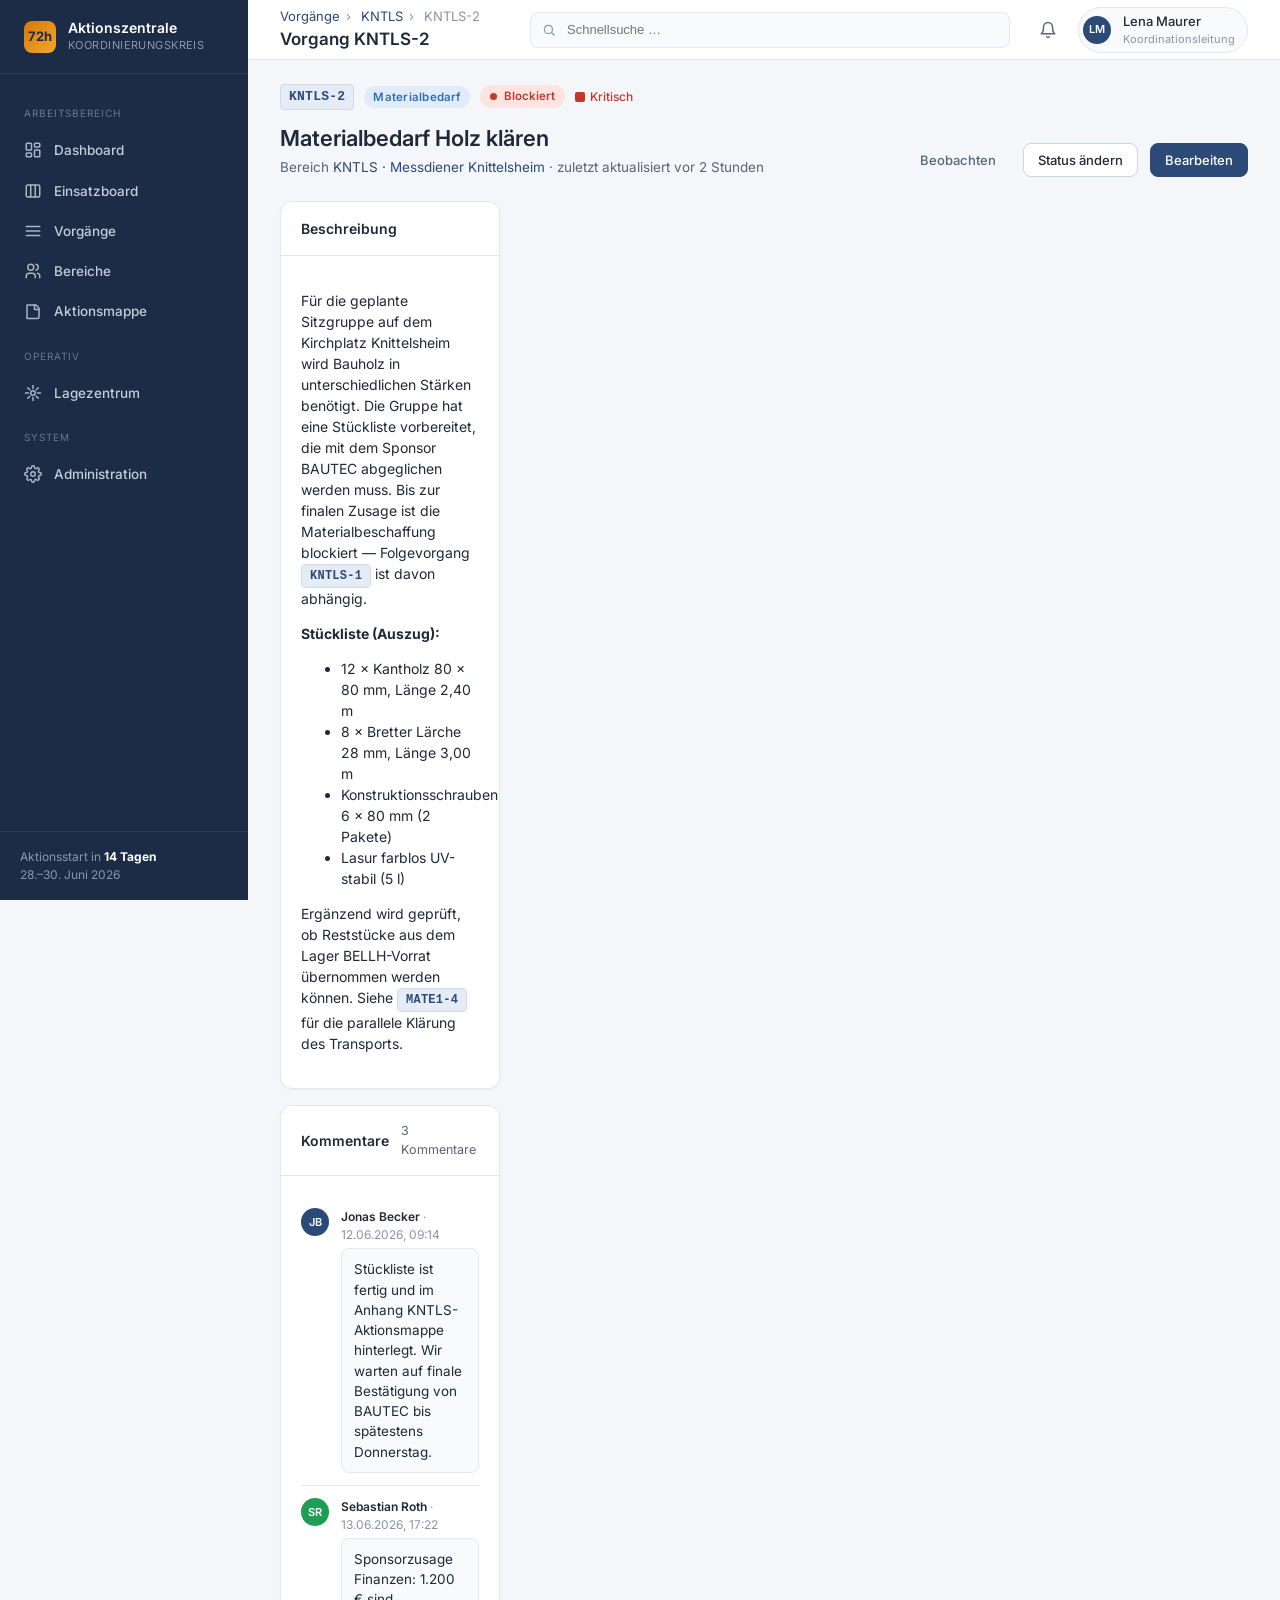
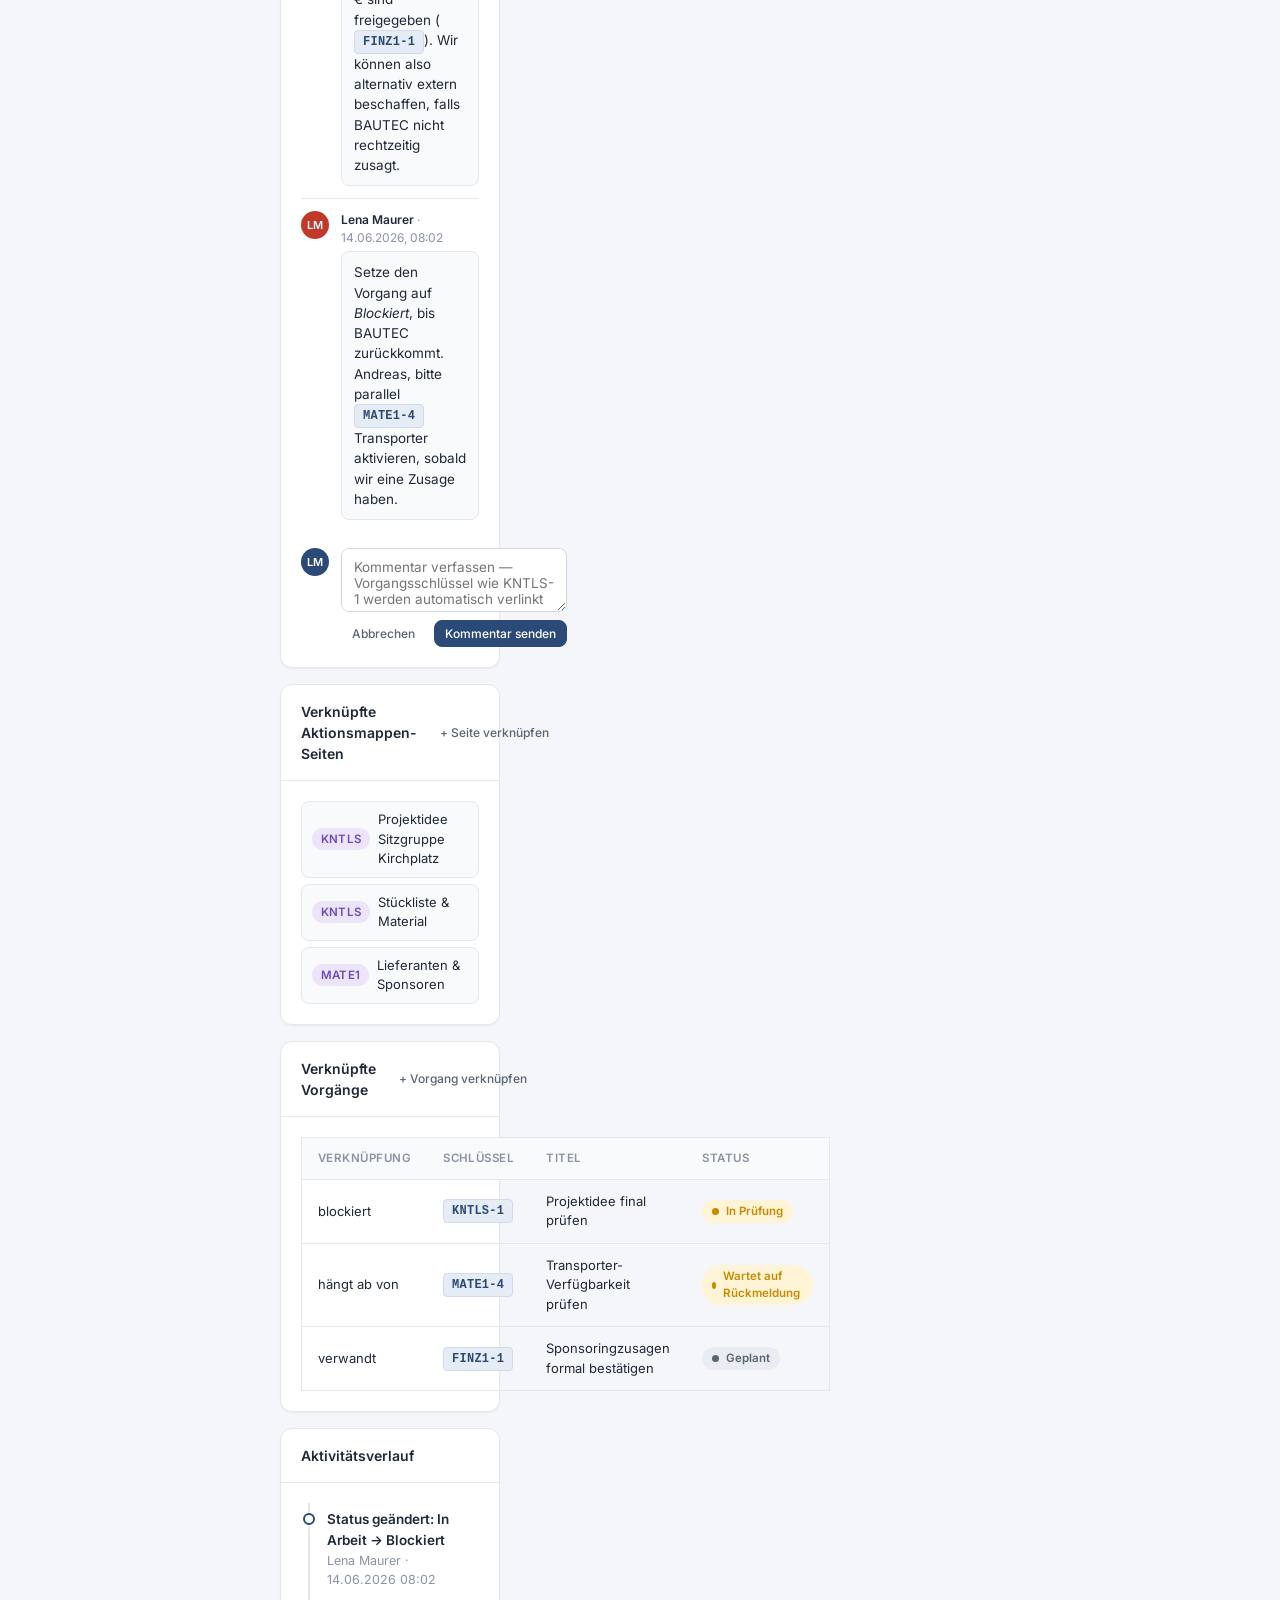
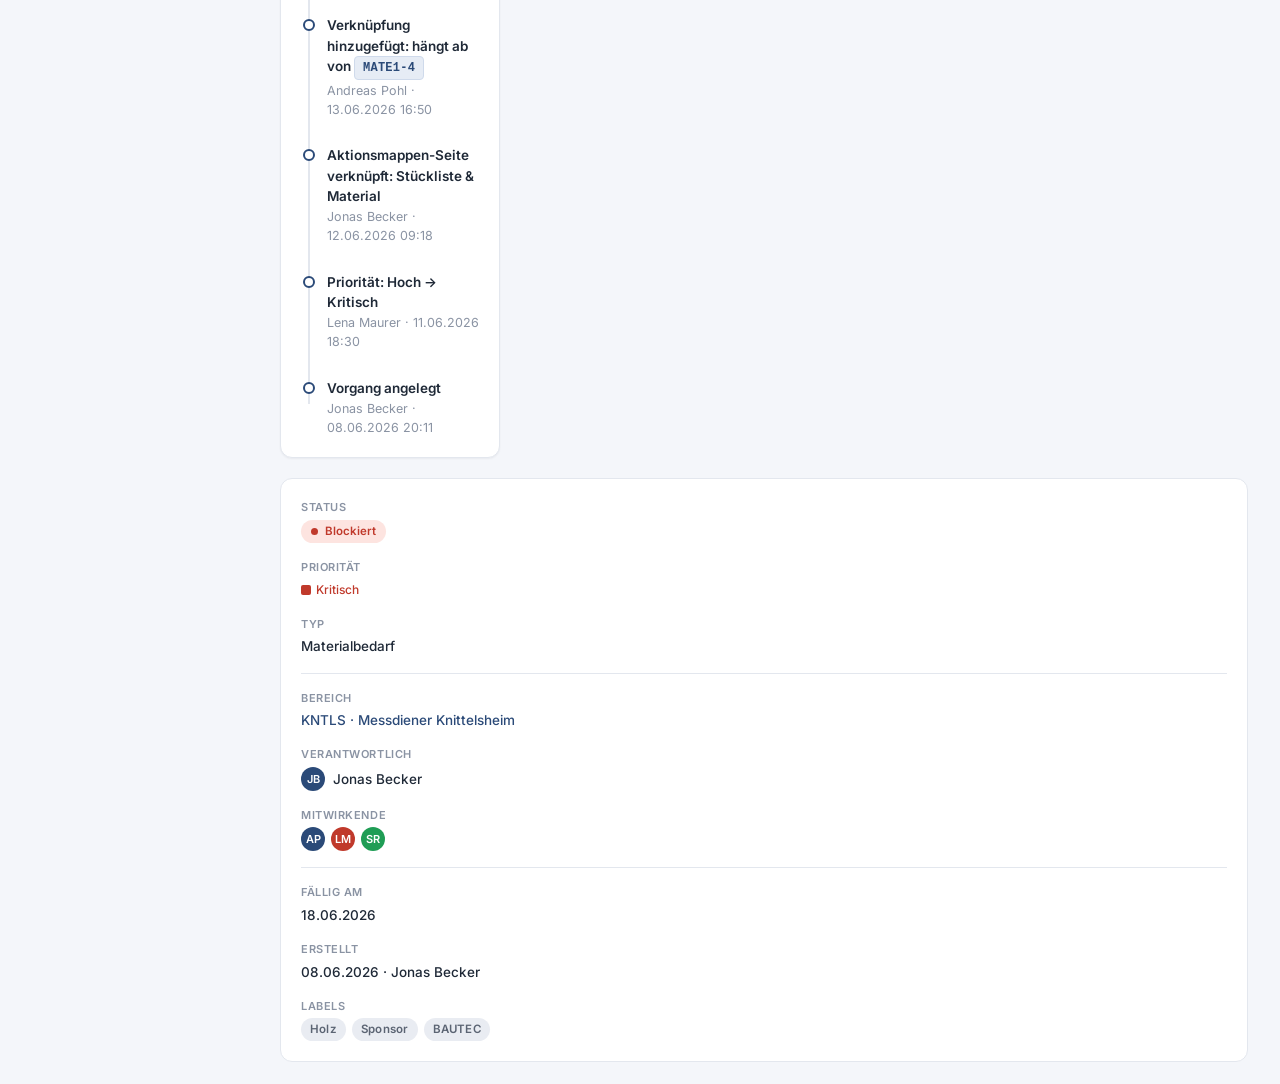
<file: vorgang-detail.html>
<!DOCTYPE html>
<html lang="de">
<head>
  <meta charset="UTF-8" />
  <meta name="viewport" content="width=device-width, initial-scale=1.0" />
  <title>KNTLS-2 · Materialbedarf Holz klären · 72h Aktionszentrale</title>
  <link rel="preconnect" href="https://fonts.googleapis.com" />
  <link rel="preconnect" href="https://fonts.gstatic.com" crossorigin />
  <link
    href="https://fonts.googleapis.com/css2?family=Inter:wght@400;500;600;700&display=swap"
    rel="stylesheet"
  />
  <link rel="stylesheet" href="assets/css/styles.css" />
</head>
<body>
  <div class="app">
    <aside class="sidebar">
      <div class="sidebar__brand">
        <div class="sidebar__brand-logo">72h</div>
        <div class="sidebar__brand-text">
          <span class="sidebar__brand-title">Aktionszentrale</span>
          <span class="sidebar__brand-sub">Koordinierungskreis</span>
        </div>
      </div>
      <nav class="sidebar__nav">
        <div class="sidebar__section">Arbeitsbereich</div>
        <a href="index.html" class="sidebar__link">
          <svg class="sidebar__icon" viewBox="0 0 24 24" fill="none" stroke="currentColor" stroke-width="2" stroke-linecap="round" stroke-linejoin="round"><rect x="3" y="3" width="7" height="9" rx="1"/><rect x="14" y="3" width="7" height="5" rx="1"/><rect x="14" y="12" width="7" height="9" rx="1"/><rect x="3" y="16" width="7" height="5" rx="1"/></svg>
          Dashboard
        </a>
        <a href="einsatzboard.html" class="sidebar__link">
          <svg class="sidebar__icon" viewBox="0 0 24 24" fill="none" stroke="currentColor" stroke-width="2" stroke-linecap="round" stroke-linejoin="round"><rect x="3" y="4" width="18" height="16" rx="2"/><path d="M9 4v16M15 4v16"/></svg>
          Einsatzboard
        </a>
        <a href="vorgaenge.html" class="sidebar__link">
          <svg class="sidebar__icon" viewBox="0 0 24 24" fill="none" stroke="currentColor" stroke-width="2" stroke-linecap="round" stroke-linejoin="round"><path d="M3 6h18M3 12h18M3 18h18"/></svg>
          Vorgänge
        </a>
        <a href="bereiche.html" class="sidebar__link">
          <svg class="sidebar__icon" viewBox="0 0 24 24" fill="none" stroke="currentColor" stroke-width="2" stroke-linecap="round" stroke-linejoin="round"><circle cx="9" cy="7" r="4"/><path d="M3 21v-2a4 4 0 0 1 4-4h4a4 4 0 0 1 4 4v2"/><path d="M16 3.13a4 4 0 0 1 0 7.75"/><path d="M21 21v-2a4 4 0 0 0-3-3.87"/></svg>
          Bereiche
        </a>
        <a href="aktionsmappe.html" class="sidebar__link">
          <svg class="sidebar__icon" viewBox="0 0 24 24" fill="none" stroke="currentColor" stroke-width="2" stroke-linecap="round" stroke-linejoin="round"><path d="M4 4h12l4 4v12a2 2 0 0 1-2 2H4z"/><path d="M14 4v6h6"/></svg>
          Aktionsmappe
        </a>
        <div class="sidebar__section">Operativ</div>
        <a href="lagezentrum.html" class="sidebar__link">
          <svg class="sidebar__icon" viewBox="0 0 24 24" fill="none" stroke="currentColor" stroke-width="2" stroke-linecap="round" stroke-linejoin="round"><path d="M12 2v4M12 18v4M2 12h4M18 12h4M4.93 4.93l2.83 2.83M16.24 16.24l2.83 2.83M4.93 19.07l2.83-2.83M16.24 7.76l2.83-2.83"/><circle cx="12" cy="12" r="3"/></svg>
          Lagezentrum
        </a>
        <div class="sidebar__section">System</div>
        <a href="administration.html" class="sidebar__link">
          <svg class="sidebar__icon" viewBox="0 0 24 24" fill="none" stroke="currentColor" stroke-width="2" stroke-linecap="round" stroke-linejoin="round"><circle cx="12" cy="12" r="3"/><path d="M19.4 15a1.65 1.65 0 0 0 .33 1.82l.06.06a2 2 0 1 1-2.83 2.83l-.06-.06a1.65 1.65 0 0 0-1.82-.33 1.65 1.65 0 0 0-1 1.51V21a2 2 0 1 1-4 0v-.09a1.65 1.65 0 0 0-1-1.51 1.65 1.65 0 0 0-1.82.33l-.06.06a2 2 0 1 1-2.83-2.83l.06-.06A1.65 1.65 0 0 0 4.6 15a1.65 1.65 0 0 0-1.51-1H3a2 2 0 1 1 0-4h.09A1.65 1.65 0 0 0 4.6 9a1.65 1.65 0 0 0-.33-1.82l-.06-.06a2 2 0 1 1 2.83-2.83l.06.06a1.65 1.65 0 0 0 1.82.33H9a1.65 1.65 0 0 0 1-1.51V3a2 2 0 1 1 4 0v.09a1.65 1.65 0 0 0 1 1.51 1.65 1.65 0 0 0 1.82-.33l.06-.06a2 2 0 1 1 2.83 2.83l-.06.06a1.65 1.65 0 0 0-.33 1.82V9a1.65 1.65 0 0 0 1.51 1H21a2 2 0 1 1 0 4h-.09a1.65 1.65 0 0 0-1.51 1z"/></svg>
          Administration
        </a>
      </nav>
      <div class="sidebar__footer">
        Aktionsstart in <strong style="color:#fff">14 Tagen</strong><br>
        28.–30. Juni 2026
      </div>
    </aside>

    <div class="main">
      <header class="topbar">
        <div>
          <div class="topbar__crumbs">
            <a href="vorgaenge.html">Vorgänge</a><span>›</span>
            <a href="bereich-detail.html">KNTLS</a><span>›</span>
            KNTLS-2
          </div>
          <div class="topbar__title">Vorgang KNTLS-2</div>
        </div>
        <div class="topbar__search">
          <input type="search" placeholder="Schnellsuche …" />
        </div>
        <div class="topbar__actions">
          <button class="topbar__icon-btn">
            <svg width="18" height="18" viewBox="0 0 24 24" fill="none" stroke="currentColor" stroke-width="2" stroke-linecap="round" stroke-linejoin="round"><path d="M6 8a6 6 0 0 1 12 0c0 7 3 9 3 9H3s3-2 3-9"/><path d="M10.3 21a1.94 1.94 0 0 0 3.4 0"/></svg>
          </button>
          <div class="user-chip">
            <div class="user-chip__avatar">LM</div>
            <div>
              <div class="user-chip__name">Lena Maurer</div>
              <div class="user-chip__role">Koordinationsleitung</div>
            </div>
          </div>
        </div>
      </header>

      <div class="content">
        <div class="page-header">
          <div style="flex:1; min-width:0">
            <div class="row mb-3" style="gap:10px">
              <span class="issue-key" style="font-size:13px">KNTLS-2</span>
              <span class="badge badge--blue">Materialbedarf</span>
              <span class="status status--red">Blockiert</span>
              <span class="priority priority--critical">Kritisch</span>
            </div>
            <div class="page-header__title">Materialbedarf Holz klären</div>
            <div class="page-header__subtitle">
              Bereich <a href="bereich-detail.html">KNTLS · Messdiener Knittelsheim</a>
              · zuletzt aktualisiert vor 2 Stunden
            </div>
          </div>
          <div class="page-header__actions">
            <button class="btn btn--ghost">Beobachten</button>
            <button class="btn btn--secondary">Status ändern</button>
            <button class="btn btn--primary">Bearbeiten</button>
          </div>
        </div>

        <div class="page-layout page-layout--two">
          <!-- Hauptbereich -->
          <div class="stack">
            <!-- Beschreibung -->
            <div class="card">
              <div class="card__header">
                <div class="card__title">Beschreibung</div>
              </div>
              <div class="card__body" data-autolink>
                <p>
                  Für die geplante Sitzgruppe auf dem Kirchplatz Knittelsheim wird Bauholz in
                  unterschiedlichen Stärken benötigt. Die Gruppe hat eine Stückliste
                  vorbereitet, die mit dem Sponsor BAUTEC abgeglichen werden muss. Bis zur
                  finalen Zusage ist die Materialbeschaffung blockiert — Folgevorgang
                  KNTLS-1 ist davon abhängig.
                </p>
                <p><strong>Stückliste (Auszug):</strong></p>
                <ul>
                  <li>12 × Kantholz 80 × 80 mm, Länge 2,40 m</li>
                  <li>8 × Bretter Lärche 28 mm, Länge 3,00 m</li>
                  <li>Konstruktionsschrauben 6 × 80 mm (2 Pakete)</li>
                  <li>Lasur farblos UV-stabil (5 l)</li>
                </ul>
                <p>
                  Ergänzend wird geprüft, ob Reststücke aus dem Lager BELLH-Vorrat übernommen
                  werden können. Siehe MATE1-4 für die parallele Klärung des Transports.
                </p>
              </div>
            </div>

            <!-- Kommentare -->
            <div class="card">
              <div class="card__header">
                <div class="card__title">Kommentare</div>
                <span class="muted" style="font-size:12.5px">3 Kommentare</span>
              </div>
              <div class="card__body">
                <ul class="activity" data-autolink>
                  <li>
                    <div class="activity__avatar">JB</div>
                    <div class="activity__body">
                      <div class="activity__meta">
                        <strong>Jonas Becker</strong> · 12.06.2026, 09:14
                      </div>
                      <div class="activity__content">
                        Stückliste ist fertig und im Anhang KNTLS-Aktionsmappe hinterlegt.
                        Wir warten auf finale Bestätigung von BAUTEC bis spätestens
                        Donnerstag.
                      </div>
                    </div>
                  </li>
                  <li>
                    <div class="activity__avatar" style="background:#1f9d55">SR</div>
                    <div class="activity__body">
                      <div class="activity__meta">
                        <strong>Sebastian Roth</strong> · 13.06.2026, 17:22
                      </div>
                      <div class="activity__content">
                        Sponsorzusage Finanzen: 1.200 € sind freigegeben (FINZ1-1). Wir
                        können also alternativ extern beschaffen, falls BAUTEC nicht
                        rechtzeitig zusagt.
                      </div>
                    </div>
                  </li>
                  <li>
                    <div class="activity__avatar" style="background:#c0392b">LM</div>
                    <div class="activity__body">
                      <div class="activity__meta">
                        <strong>Lena Maurer</strong> · 14.06.2026, 08:02
                      </div>
                      <div class="activity__content">
                        Setze den Vorgang auf <em>Blockiert</em>, bis BAUTEC zurückkommt.
                        Andreas, bitte parallel MATE1-4 Transporter aktivieren, sobald wir
                        eine Zusage haben.
                      </div>
                    </div>
                  </li>
                </ul>

                <!-- Kommentar hinzufügen -->
                <form class="comment-box" data-comment-form>
                  <div class="activity__avatar">LM</div>
                  <div style="flex:1; display:flex; flex-direction:column; gap:8px">
                    <textarea placeholder="Kommentar verfassen — Vorgangsschlüssel wie KNTLS-1 werden automatisch verlinkt …"></textarea>
                    <div class="row" style="justify-content:flex-end; gap:8px">
                      <button class="btn btn--ghost btn--sm" type="button">Abbrechen</button>
                      <button class="btn btn--primary btn--sm" type="button">Kommentar senden</button>
                    </div>
                  </div>
                </form>
              </div>
            </div>

            <!-- Verknüpfte Aktionsmappen-Seiten -->
            <div class="card">
              <div class="card__header">
                <div class="card__title">Verknüpfte Aktionsmappen-Seiten</div>
                <button class="btn btn--ghost btn--sm">+ Seite verknüpfen</button>
              </div>
              <div class="card__body">
                <ul class="linked-list">
                  <li><a href="aktionsmappe-seite.html"><span class="badge badge--purple">KNTLS</span> Projektidee Sitzgruppe Kirchplatz</a></li>
                  <li><a href="aktionsmappe-seite.html"><span class="badge badge--purple">KNTLS</span> Stückliste &amp; Material</a></li>
                  <li><a href="aktionsmappe-seite.html"><span class="badge badge--purple">MATE1</span> Lieferanten &amp; Sponsoren</a></li>
                </ul>
              </div>
            </div>

            <!-- Verknüpfte Vorgänge -->
            <div class="card">
              <div class="card__header">
                <div class="card__title">Verknüpfte Vorgänge</div>
                <button class="btn btn--ghost btn--sm">+ Vorgang verknüpfen</button>
              </div>
              <div class="card__body" data-autolink>
                <table class="table" style="border:1px solid var(--color-border); border-radius:8px">
                  <thead>
                    <tr><th>Verknüpfung</th><th>Schlüssel</th><th>Titel</th><th>Status</th></tr>
                  </thead>
                  <tbody>
                    <tr>
                      <td>blockiert</td>
                      <td><a class="issue-key" href="vorgang-detail.html">KNTLS-1</a></td>
                      <td>Projektidee final prüfen</td>
                      <td><span class="status status--yellow">In Prüfung</span></td>
                    </tr>
                    <tr>
                      <td>hängt ab von</td>
                      <td><a class="issue-key" href="vorgang-detail.html">MATE1-4</a></td>
                      <td>Transporter-Verfügbarkeit prüfen</td>
                      <td><span class="status status--yellow">Wartet auf Rückmeldung</span></td>
                    </tr>
                    <tr>
                      <td>verwandt</td>
                      <td><a class="issue-key" href="vorgang-detail.html">FINZ1-1</a></td>
                      <td>Sponsoringzusagen formal bestätigen</td>
                      <td><span class="status status--gray">Geplant</span></td>
                    </tr>
                  </tbody>
                </table>
              </div>
            </div>

            <!-- Aktivitätsverlauf -->
            <div class="card">
              <div class="card__header">
                <div class="card__title">Aktivitätsverlauf</div>
              </div>
              <div class="card__body">
                <ul class="timeline" data-autolink>
                  <li>
                    <div class="timeline__title">Status geändert: In Arbeit → Blockiert</div>
                    <div class="timeline__sub">Lena Maurer · 14.06.2026 08:02</div>
                  </li>
                  <li>
                    <div class="timeline__title">Verknüpfung hinzugefügt: hängt ab von MATE1-4</div>
                    <div class="timeline__sub">Andreas Pohl · 13.06.2026 16:50</div>
                  </li>
                  <li>
                    <div class="timeline__title">Aktionsmappen-Seite verknüpft: Stückliste &amp; Material</div>
                    <div class="timeline__sub">Jonas Becker · 12.06.2026 09:18</div>
                  </li>
                  <li>
                    <div class="timeline__title">Priorität: Hoch → Kritisch</div>
                    <div class="timeline__sub">Lena Maurer · 11.06.2026 18:30</div>
                  </li>
                  <li>
                    <div class="timeline__title">Vorgang angelegt</div>
                    <div class="timeline__sub">Jonas Becker · 08.06.2026 20:11</div>
                  </li>
                </ul>
              </div>
            </div>
          </div>

          <!-- Sidebar Metadata -->
          <aside class="meta-panel">
            <div class="meta-panel__row">
              <span class="meta-panel__label">Status</span>
              <span class="meta-panel__value"><span class="status status--red">Blockiert</span></span>
            </div>
            <div class="meta-panel__row">
              <span class="meta-panel__label">Priorität</span>
              <span class="meta-panel__value"><span class="priority priority--critical">Kritisch</span></span>
            </div>
            <div class="meta-panel__row">
              <span class="meta-panel__label">Typ</span>
              <span class="meta-panel__value">Materialbedarf</span>
            </div>
            <hr />
            <div class="meta-panel__row">
              <span class="meta-panel__label">Bereich</span>
              <span class="meta-panel__value">
                <a href="bereich-detail.html">KNTLS · Messdiener Knittelsheim</a>
              </span>
            </div>
            <div class="meta-panel__row">
              <span class="meta-panel__label">Verantwortlich</span>
              <span class="meta-panel__value row" style="gap:8px">
                <span class="activity__avatar" style="width:24px; height:24px">JB</span>
                Jonas Becker
              </span>
            </div>
            <div class="meta-panel__row">
              <span class="meta-panel__label">Mitwirkende</span>
              <span class="meta-panel__value row" style="gap:6px">
                <span class="activity__avatar" style="width:24px; height:24px">AP</span>
                <span class="activity__avatar" style="width:24px; height:24px; background:#c0392b">LM</span>
                <span class="activity__avatar" style="width:24px; height:24px; background:#1f9d55">SR</span>
              </span>
            </div>
            <hr />
            <div class="meta-panel__row">
              <span class="meta-panel__label">Fällig am</span>
              <span class="meta-panel__value">18.06.2026</span>
            </div>
            <div class="meta-panel__row">
              <span class="meta-panel__label">Erstellt</span>
              <span class="meta-panel__value">08.06.2026 · Jonas Becker</span>
            </div>
            <div class="meta-panel__row">
              <span class="meta-panel__label">Labels</span>
              <span class="meta-panel__value row row--wrap" style="gap:6px">
                <span class="badge">Holz</span>
                <span class="badge">Sponsor</span>
                <span class="badge">BAUTEC</span>
              </span>
            </div>
          </aside>
        </div>
      </div>
    </div>
  </div>

  <script src="assets/js/app.js"></script>
</body>
</html>
</file>
<file: assets/css/styles.css>
/* =========================================================
   72h Aktionszentrale – zentrale Styles
   ========================================================= */

/* ---------- Design Tokens ---------- */
:root {
  /* Farbsystem – ruhig, professionell */
  --color-bg: #f4f6fa;
  --color-surface: #ffffff;
  --color-surface-alt: #f9fafc;
  --color-border: #e3e7ee;
  --color-border-strong: #cfd5e0;

  --color-text: #1f2937;
  --color-text-muted: #5b6473;
  --color-text-soft: #8a93a3;

  --color-primary: #2b4a78;
  --color-primary-hover: #233e66;
  --color-primary-soft: #e6ecf5;
  --color-accent: #d97706;

  /* Status / Ampelfarben */
  --color-green: #1f9d55;
  --color-green-soft: #e3f5ea;
  --color-yellow: #c98a00;
  --color-yellow-soft: #fff4d6;
  --color-red: #c0392b;
  --color-red-soft: #fde4e0;
  --color-blue: #2f6fb5;
  --color-blue-soft: #e2ecf8;
  --color-purple: #6c4abf;
  --color-purple-soft: #ece5f9;
  --color-gray-soft: #e9ecf2;

  /* Spacing */
  --space-1: 4px;
  --space-2: 8px;
  --space-3: 12px;
  --space-4: 16px;
  --space-5: 20px;
  --space-6: 24px;
  --space-7: 32px;
  --space-8: 40px;
  --space-9: 56px;

  /* Radius & Schatten */
  --radius-sm: 4px;
  --radius-md: 8px;
  --radius-lg: 12px;
  --radius-pill: 999px;
  --shadow-xs: 0 1px 2px rgba(15, 23, 42, 0.05);
  --shadow-sm: 0 2px 4px rgba(15, 23, 42, 0.06);
  --shadow-md: 0 4px 12px rgba(15, 23, 42, 0.08);

  /* Layout */
  --sidebar-width: 248px;
  --topbar-height: 60px;
  --max-content-width: 1600px;

  /* Typografie */
  --font-sans: "Inter", -apple-system, BlinkMacSystemFont, "Segoe UI",
    Helvetica, Arial, sans-serif;
  --font-mono: ui-monospace, SFMono-Regular, "SF Mono", Menlo, Monaco, Consolas,
    monospace;
}

/* ---------- Reset / Basis ---------- */
*,
*::before,
*::after {
  box-sizing: border-box;
}

html,
body {
  margin: 0;
  padding: 0;
  font-family: var(--font-sans);
  font-size: 14px;
  line-height: 1.5;
  color: var(--color-text);
  background-color: var(--color-bg);
  -webkit-font-smoothing: antialiased;
}

a {
  color: var(--color-primary);
  text-decoration: none;
}

a:hover {
  text-decoration: underline;
}

button {
  font-family: inherit;
  cursor: pointer;
}

h1,
h2,
h3,
h4 {
  margin: 0;
  font-weight: 600;
  color: var(--color-text);
  letter-spacing: -0.01em;
}

h1 {
  font-size: 22px;
}
h2 {
  font-size: 18px;
}
h3 {
  font-size: 15px;
}
h4 {
  font-size: 13px;
  text-transform: uppercase;
  letter-spacing: 0.06em;
  color: var(--color-text-muted);
}

/* ---------- App Shell ---------- */
.app {
  display: grid;
  grid-template-columns: var(--sidebar-width) 1fr;
  min-height: 100vh;
}

.main {
  display: flex;
  flex-direction: column;
  min-width: 0; /* erlaubt horizontales Scrollen für Boards/Tables */
}

.content {
  padding: var(--space-6) var(--space-7);
  flex: 1;
  min-width: 0;
}

.content--wide {
  padding: var(--space-6) var(--space-6);
}

/* ---------- Sidebar ---------- */
.sidebar {
  background: #1c2c46;
  color: #d6deea;
  display: flex;
  flex-direction: column;
  position: sticky;
  top: 0;
  height: 100vh;
}

.sidebar__brand {
  padding: var(--space-5) var(--space-6);
  display: flex;
  align-items: center;
  gap: var(--space-3);
  border-bottom: 1px solid rgba(255, 255, 255, 0.07);
}

.sidebar__brand-logo {
  width: 32px;
  height: 32px;
  border-radius: var(--radius-md);
  background: linear-gradient(135deg, #d97706, #f0a830);
  display: flex;
  align-items: center;
  justify-content: center;
  font-weight: 700;
  color: #1c2c46;
  font-size: 13px;
  letter-spacing: 0.02em;
}

.sidebar__brand-text {
  display: flex;
  flex-direction: column;
}

.sidebar__brand-title {
  font-weight: 600;
  color: #fff;
  font-size: 14px;
  line-height: 1.2;
}

.sidebar__brand-sub {
  font-size: 11px;
  color: #8b96aa;
  letter-spacing: 0.04em;
  text-transform: uppercase;
}

.sidebar__nav {
  flex: 1;
  padding: var(--space-4) var(--space-3);
  display: flex;
  flex-direction: column;
  gap: 2px;
  overflow-y: auto;
}

.sidebar__section {
  font-size: 10px;
  letter-spacing: 0.1em;
  text-transform: uppercase;
  color: #6c7689;
  padding: var(--space-4) var(--space-3) var(--space-2);
}

.sidebar__link {
  display: flex;
  align-items: center;
  gap: var(--space-3);
  padding: 9px 12px;
  border-radius: var(--radius-md);
  color: #c4ccda;
  font-size: 13.5px;
  font-weight: 500;
  text-decoration: none;
  transition: background 0.12s ease, color 0.12s ease;
}

.sidebar__link:hover {
  background: rgba(255, 255, 255, 0.05);
  color: #fff;
  text-decoration: none;
}

.sidebar__link.is-active {
  background: rgba(255, 255, 255, 0.09);
  color: #fff;
  box-shadow: inset 3px 0 0 var(--color-accent);
}

.sidebar__icon {
  width: 18px;
  height: 18px;
  flex-shrink: 0;
  opacity: 0.85;
}

.sidebar__footer {
  padding: var(--space-4) var(--space-5);
  border-top: 1px solid rgba(255, 255, 255, 0.07);
  font-size: 12px;
  color: #8b96aa;
}

/* ---------- Topbar ---------- */
.topbar {
  background: var(--color-surface);
  border-bottom: 1px solid var(--color-border);
  height: var(--topbar-height);
  display: flex;
  align-items: center;
  padding: 0 var(--space-7);
  gap: var(--space-5);
  position: sticky;
  top: 0;
  z-index: 10;
}

.topbar__title {
  font-size: 17px;
  font-weight: 600;
  color: var(--color-text);
}

.topbar__crumbs {
  color: var(--color-text-soft);
  font-size: 13px;
}

.topbar__crumbs span {
  margin: 0 6px;
  color: var(--color-text-soft);
}

.topbar__search {
  flex: 1;
  max-width: 480px;
  margin-left: auto;
  position: relative;
}

.topbar__search input {
  width: 100%;
  height: 36px;
  padding: 0 var(--space-4) 0 36px;
  border: 1px solid var(--color-border);
  border-radius: var(--radius-md);
  background: var(--color-surface-alt);
  font-size: 13px;
  color: var(--color-text);
  outline: none;
  transition: border 0.12s ease, background 0.12s ease;
}

.topbar__search input:focus {
  border-color: var(--color-primary);
  background: #fff;
}

.topbar__search::before {
  content: "";
  position: absolute;
  left: 12px;
  top: 50%;
  width: 14px;
  height: 14px;
  margin-top: -7px;
  background-repeat: no-repeat;
  background-image: url("data:image/svg+xml;utf8,<svg xmlns='http://www.w3.org/2000/svg' viewBox='0 0 24 24' fill='none' stroke='%238a93a3' stroke-width='2' stroke-linecap='round' stroke-linejoin='round'><circle cx='11' cy='11' r='7'/><path d='m21 21-4.3-4.3'/></svg>");
  background-size: 14px 14px;
}

.topbar__actions {
  display: flex;
  align-items: center;
  gap: var(--space-3);
}

.topbar__icon-btn {
  width: 36px;
  height: 36px;
  border-radius: var(--radius-md);
  background: transparent;
  border: 1px solid transparent;
  display: flex;
  align-items: center;
  justify-content: center;
  color: var(--color-text-muted);
  position: relative;
}

.topbar__icon-btn:hover {
  background: var(--color-surface-alt);
  color: var(--color-text);
}

.topbar__icon-btn .topbar__dot {
  position: absolute;
  top: 8px;
  right: 9px;
  width: 7px;
  height: 7px;
  border-radius: 50%;
  background: var(--color-red);
  border: 2px solid var(--color-surface);
}

.user-chip {
  display: flex;
  align-items: center;
  gap: var(--space-3);
  padding: 4px 12px 4px 4px;
  border-radius: var(--radius-pill);
  background: var(--color-surface-alt);
  border: 1px solid var(--color-border);
}

.user-chip__avatar {
  width: 28px;
  height: 28px;
  border-radius: 50%;
  background: var(--color-primary);
  color: #fff;
  display: flex;
  align-items: center;
  justify-content: center;
  font-weight: 600;
  font-size: 11px;
}

.user-chip__name {
  font-size: 13px;
  font-weight: 500;
  color: var(--color-text);
}

.user-chip__role {
  font-size: 11px;
  color: var(--color-text-soft);
}

/* ---------- Page header ---------- */
.page-header {
  display: flex;
  align-items: flex-end;
  justify-content: space-between;
  margin-bottom: var(--space-6);
  gap: var(--space-4);
  flex-wrap: wrap;
}

.page-header__title {
  font-size: 22px;
  font-weight: 600;
}

.page-header__subtitle {
  color: var(--color-text-muted);
  font-size: 13.5px;
  margin-top: 2px;
}

.page-header__actions {
  display: flex;
  gap: var(--space-3);
  align-items: center;
}

/* ---------- Buttons ---------- */
.btn {
  display: inline-flex;
  align-items: center;
  justify-content: center;
  gap: 8px;
  padding: 8px 14px;
  border-radius: var(--radius-md);
  border: 1px solid transparent;
  font-size: 13px;
  font-weight: 500;
  background: var(--color-surface);
  color: var(--color-text);
  cursor: pointer;
  transition: background 0.12s ease, border-color 0.12s ease, color 0.12s ease;
  text-decoration: none;
  white-space: nowrap;
}

.btn:hover {
  text-decoration: none;
}

.btn--ghost {
  background: transparent;
  color: var(--color-text-muted);
  border-color: transparent;
}

.btn--ghost:hover {
  background: var(--color-surface-alt);
  color: var(--color-text);
}

.btn--secondary {
  background: var(--color-surface);
  border-color: var(--color-border-strong);
  color: var(--color-text);
}

.btn--secondary:hover {
  background: var(--color-surface-alt);
}

.btn--primary {
  background: var(--color-primary);
  color: #fff;
  border-color: var(--color-primary);
}

.btn--primary:hover {
  background: var(--color-primary-hover);
}

.btn--danger {
  background: var(--color-red);
  color: #fff;
  border-color: var(--color-red);
}

.btn--sm {
  padding: 5px 10px;
  font-size: 12px;
}

/* ---------- Cards ---------- */
.card {
  background: var(--color-surface);
  border: 1px solid var(--color-border);
  border-radius: var(--radius-lg);
  box-shadow: var(--shadow-xs);
}

.card__header {
  padding: var(--space-4) var(--space-5);
  border-bottom: 1px solid var(--color-border);
  display: flex;
  align-items: center;
  justify-content: space-between;
  gap: var(--space-3);
}

.card__title {
  font-size: 14px;
  font-weight: 600;
  color: var(--color-text);
}

.card__body {
  padding: var(--space-5);
}

.card__footer {
  padding: var(--space-3) var(--space-5);
  border-top: 1px solid var(--color-border);
  font-size: 12.5px;
  color: var(--color-text-muted);
}

/* ---------- Metrics / KPI Cards ---------- */
.kpi-grid {
  display: grid;
  grid-template-columns: repeat(5, 1fr);
  gap: var(--space-4);
  margin-bottom: var(--space-6);
}

.kpi {
  background: var(--color-surface);
  border: 1px solid var(--color-border);
  border-radius: var(--radius-lg);
  padding: var(--space-5);
  position: relative;
  overflow: hidden;
}

.kpi__label {
  font-size: 12.5px;
  color: var(--color-text-muted);
  font-weight: 500;
  margin-bottom: 8px;
  display: flex;
  align-items: center;
  gap: 8px;
}

.kpi__value {
  font-size: 28px;
  font-weight: 600;
  letter-spacing: -0.02em;
  color: var(--color-text);
  line-height: 1;
}

.kpi__delta {
  margin-top: 8px;
  font-size: 12px;
  color: var(--color-text-soft);
}

.kpi__delta--down {
  color: var(--color-green);
}

.kpi__delta--up {
  color: var(--color-red);
}

.kpi--critical::before {
  content: "";
  position: absolute;
  left: 0;
  top: 0;
  bottom: 0;
  width: 4px;
  background: var(--color-red);
}

.kpi--warn::before {
  content: "";
  position: absolute;
  left: 0;
  top: 0;
  bottom: 0;
  width: 4px;
  background: var(--color-yellow);
}

.kpi--info::before {
  content: "";
  position: absolute;
  left: 0;
  top: 0;
  bottom: 0;
  width: 4px;
  background: var(--color-blue);
}

.kpi--ok::before {
  content: "";
  position: absolute;
  left: 0;
  top: 0;
  bottom: 0;
  width: 4px;
  background: var(--color-green);
}

/* ---------- Badges ---------- */
.badge {
  display: inline-flex;
  align-items: center;
  gap: 6px;
  padding: 2px 9px;
  border-radius: var(--radius-pill);
  font-size: 11.5px;
  font-weight: 600;
  background: var(--color-gray-soft);
  color: var(--color-text-muted);
  letter-spacing: 0.02em;
  line-height: 1.6;
  white-space: nowrap;
}

.badge--blue {
  background: var(--color-blue-soft);
  color: var(--color-blue);
}
.badge--green {
  background: var(--color-green-soft);
  color: var(--color-green);
}
.badge--yellow {
  background: var(--color-yellow-soft);
  color: var(--color-yellow);
}
.badge--red {
  background: var(--color-red-soft);
  color: var(--color-red);
}
.badge--purple {
  background: var(--color-purple-soft);
  color: var(--color-purple);
}

/* Issue Key Badge – einheitliche Darstellung im Text */
.issue-key {
  display: inline-flex;
  align-items: center;
  font-family: var(--font-mono);
  font-size: 12px;
  font-weight: 600;
  padding: 2px 8px;
  border-radius: var(--radius-sm);
  background: var(--color-primary-soft);
  color: var(--color-primary);
  letter-spacing: 0.02em;
  text-decoration: none;
  border: 1px solid #cfdaeb;
  white-space: nowrap;
}

.issue-key:hover {
  background: #d6e0f0;
  text-decoration: none;
}

/* Status pill (Ampel) */
.status {
  display: inline-flex;
  align-items: center;
  gap: 7px;
  padding: 3px 10px;
  border-radius: var(--radius-pill);
  font-size: 11.5px;
  font-weight: 600;
  background: var(--color-gray-soft);
  color: var(--color-text-muted);
}

.status::before {
  content: "";
  width: 7px;
  height: 7px;
  border-radius: 50%;
  background: currentColor;
}

.status--green {
  color: var(--color-green);
  background: var(--color-green-soft);
}
.status--yellow {
  color: var(--color-yellow);
  background: var(--color-yellow-soft);
}
.status--red {
  color: var(--color-red);
  background: var(--color-red-soft);
}
.status--blue {
  color: var(--color-blue);
  background: var(--color-blue-soft);
}
.status--gray {
  color: var(--color-text-muted);
  background: var(--color-gray-soft);
}

/* Priority */
.priority {
  display: inline-flex;
  align-items: center;
  gap: 5px;
  font-size: 12px;
  font-weight: 500;
  color: var(--color-text-muted);
}

.priority::before {
  content: "";
  display: inline-block;
  width: 10px;
  height: 10px;
  border-radius: 2px;
  background: var(--color-text-soft);
}

.priority--critical::before {
  background: var(--color-red);
}
.priority--high::before {
  background: #ea7c4a;
}
.priority--normal::before {
  background: var(--color-blue);
}
.priority--low::before {
  background: #6b7588;
}

.priority--critical {
  color: var(--color-red);
}

/* ---------- Tables ---------- */
.table-wrap {
  background: var(--color-surface);
  border: 1px solid var(--color-border);
  border-radius: var(--radius-lg);
  overflow-x: auto;
}

.table {
  width: 100%;
  border-collapse: collapse;
  font-size: 13px;
}

.table thead th {
  text-align: left;
  font-size: 11.5px;
  font-weight: 600;
  text-transform: uppercase;
  letter-spacing: 0.04em;
  color: var(--color-text-soft);
  padding: 12px var(--space-4);
  background: var(--color-surface-alt);
  border-bottom: 1px solid var(--color-border);
  white-space: nowrap;
}

.table tbody td {
  padding: 12px var(--space-4);
  border-bottom: 1px solid var(--color-border);
  vertical-align: middle;
  color: var(--color-text);
}

.table tbody tr:hover {
  background: var(--color-surface-alt);
  cursor: pointer;
}

.table tbody tr:last-child td {
  border-bottom: none;
}

.table .col-key {
  width: 92px;
}

.table .col-actions {
  width: 60px;
  text-align: right;
}

/* ---------- Filterbar ---------- */
.filter-bar {
  display: flex;
  gap: var(--space-3);
  flex-wrap: wrap;
  padding: var(--space-4);
  background: var(--color-surface);
  border: 1px solid var(--color-border);
  border-radius: var(--radius-lg);
  margin-bottom: var(--space-4);
  align-items: center;
}

.filter-bar input,
.filter-bar select {
  height: 34px;
  padding: 0 12px;
  border: 1px solid var(--color-border-strong);
  border-radius: var(--radius-md);
  background: #fff;
  font-size: 13px;
  color: var(--color-text);
  outline: none;
  font-family: inherit;
}

.filter-bar input:focus,
.filter-bar select:focus {
  border-color: var(--color-primary);
}

.filter-bar input[type="search"] {
  min-width: 220px;
}

.filter-bar__label {
  font-size: 12px;
  color: var(--color-text-soft);
  font-weight: 600;
  text-transform: uppercase;
  letter-spacing: 0.04em;
  margin-right: 4px;
}

/* ---------- Einsatzboard ---------- */
.board {
  display: grid;
  grid-template-columns: repeat(7, minmax(260px, 1fr));
  gap: var(--space-4);
  overflow-x: auto;
  padding-bottom: var(--space-4);
}

.board-column {
  background: var(--color-surface-alt);
  border: 1px solid var(--color-border);
  border-radius: var(--radius-lg);
  display: flex;
  flex-direction: column;
  min-height: 600px;
}

.board-column__header {
  padding: 12px var(--space-4);
  border-bottom: 1px solid var(--color-border);
  display: flex;
  justify-content: space-between;
  align-items: center;
  font-size: 12.5px;
  font-weight: 600;
  text-transform: uppercase;
  letter-spacing: 0.04em;
  color: var(--color-text-muted);
}

.board-column__count {
  background: var(--color-surface);
  border: 1px solid var(--color-border);
  border-radius: var(--radius-pill);
  padding: 1px 8px;
  font-size: 11px;
  font-weight: 600;
  color: var(--color-text-muted);
  letter-spacing: 0;
}

.board-column__body {
  padding: var(--space-3);
  display: flex;
  flex-direction: column;
  gap: var(--space-3);
  flex: 1;
}

.issue-card {
  background: var(--color-surface);
  border: 1px solid var(--color-border);
  border-radius: var(--radius-md);
  padding: 12px;
  display: flex;
  flex-direction: column;
  gap: 8px;
  box-shadow: var(--shadow-xs);
  cursor: pointer;
  transition: border-color 0.12s ease, box-shadow 0.12s ease,
    transform 0.12s ease;
  text-decoration: none;
  color: var(--color-text);
}

.issue-card:hover {
  border-color: var(--color-primary);
  box-shadow: var(--shadow-sm);
  text-decoration: none;
}

.issue-card__top {
  display: flex;
  justify-content: space-between;
  align-items: center;
  gap: 8px;
}

.issue-card__title {
  font-size: 13.5px;
  font-weight: 500;
  color: var(--color-text);
  line-height: 1.35;
}

.issue-card__meta {
  display: flex;
  align-items: center;
  justify-content: space-between;
  gap: 6px;
}

.issue-card__meta-left {
  display: flex;
  align-items: center;
  gap: 6px;
  flex-wrap: wrap;
}

.issue-card__assignee {
  width: 22px;
  height: 22px;
  border-radius: 50%;
  background: var(--color-primary);
  color: #fff;
  display: inline-flex;
  align-items: center;
  justify-content: center;
  font-size: 10px;
  font-weight: 600;
}

.issue-card--critical {
  border-left: 3px solid var(--color-red);
}

.issue-card--high {
  border-left: 3px solid #ea7c4a;
}

/* ---------- Page Layout (Doc / Detail) ---------- */
.page-layout {
  display: grid;
  grid-template-columns: 240px 1fr 280px;
  gap: var(--space-5);
  align-items: flex-start;
}

.page-layout--two {
  grid-template-columns: 1fr 320px;
}

.meta-panel {
  background: var(--color-surface);
  border: 1px solid var(--color-border);
  border-radius: var(--radius-lg);
  padding: var(--space-5);
  display: flex;
  flex-direction: column;
  gap: var(--space-4);
  position: sticky;
  top: calc(var(--topbar-height) + var(--space-5));
}

.meta-panel__row {
  display: flex;
  flex-direction: column;
  gap: 4px;
}

.meta-panel__label {
  font-size: 11px;
  font-weight: 600;
  text-transform: uppercase;
  letter-spacing: 0.05em;
  color: var(--color-text-soft);
}

.meta-panel__value {
  font-size: 13.5px;
  color: var(--color-text);
  font-weight: 500;
}

.meta-panel hr {
  border: none;
  border-top: 1px solid var(--color-border);
  margin: 0;
}

/* ---------- Aktionsmappe / Doku Layout ---------- */
.doc-tree {
  background: var(--color-surface);
  border: 1px solid var(--color-border);
  border-radius: var(--radius-lg);
  padding: var(--space-4);
  font-size: 13px;
  position: sticky;
  top: calc(var(--topbar-height) + var(--space-5));
}

.doc-tree__title {
  font-size: 11px;
  font-weight: 600;
  text-transform: uppercase;
  letter-spacing: 0.05em;
  color: var(--color-text-soft);
  margin-bottom: var(--space-3);
}

.doc-tree ul {
  list-style: none;
  padding: 0;
  margin: 0;
  display: flex;
  flex-direction: column;
}

.doc-tree li a {
  display: block;
  padding: 6px 10px;
  border-radius: var(--radius-sm);
  color: var(--color-text-muted);
  font-weight: 500;
  font-size: 13px;
  text-decoration: none;
}

.doc-tree li a:hover {
  background: var(--color-surface-alt);
  color: var(--color-text);
}

.doc-tree li a.is-active {
  background: var(--color-primary-soft);
  color: var(--color-primary);
}

.doc-tree li ul {
  margin-left: 14px;
  border-left: 1px solid var(--color-border);
  padding-left: 8px;
  margin-top: 2px;
}

.doc {
  background: var(--color-surface);
  border: 1px solid var(--color-border);
  border-radius: var(--radius-lg);
  padding: var(--space-7) var(--space-7);
  line-height: 1.7;
  font-size: 14.5px;
  color: #2a3344;
}

.doc h1 {
  font-size: 26px;
  margin-bottom: var(--space-5);
}

.doc h2 {
  font-size: 18px;
  margin-top: var(--space-7);
  margin-bottom: var(--space-3);
  padding-bottom: 6px;
  border-bottom: 1px solid var(--color-border);
}

.doc h3 {
  font-size: 15px;
  margin-top: var(--space-5);
  margin-bottom: var(--space-2);
}

.doc p {
  margin: 0 0 var(--space-4);
}

.doc ul {
  margin: 0 0 var(--space-4);
  padding-left: 22px;
}

.doc table {
  width: 100%;
  border-collapse: collapse;
  font-size: 13.5px;
  margin: var(--space-4) 0;
}

.doc table th,
.doc table td {
  border: 1px solid var(--color-border);
  padding: 8px 12px;
  text-align: left;
}

.doc table th {
  background: var(--color-surface-alt);
  font-weight: 600;
  font-size: 12.5px;
  color: var(--color-text-muted);
  text-transform: uppercase;
  letter-spacing: 0.04em;
}

.doc__header {
  display: flex;
  justify-content: space-between;
  align-items: flex-start;
  gap: var(--space-5);
  margin-bottom: var(--space-5);
  border-bottom: 1px solid var(--color-border);
  padding-bottom: var(--space-4);
}

.doc__title {
  font-size: 24px;
  margin: 0 0 4px;
}

.doc__crumbs {
  font-size: 12.5px;
  color: var(--color-text-soft);
}

/* ---------- Areas Grid ---------- */
.areas-grid {
  display: grid;
  grid-template-columns: repeat(auto-fill, minmax(280px, 1fr));
  gap: var(--space-4);
}

.area-card {
  background: var(--color-surface);
  border: 1px solid var(--color-border);
  border-radius: var(--radius-lg);
  padding: var(--space-5);
  display: flex;
  flex-direction: column;
  gap: var(--space-3);
  text-decoration: none;
  color: inherit;
  transition: border-color 0.12s ease, box-shadow 0.12s ease;
}

.area-card:hover {
  border-color: var(--color-primary);
  box-shadow: var(--shadow-sm);
  text-decoration: none;
}

.area-card__top {
  display: flex;
  align-items: center;
  justify-content: space-between;
}

.area-card__key {
  font-family: var(--font-mono);
  font-size: 12px;
  font-weight: 700;
  color: var(--color-primary);
  background: var(--color-primary-soft);
  padding: 3px 10px;
  border-radius: var(--radius-sm);
  letter-spacing: 0.04em;
}

.area-card__title {
  font-size: 15px;
  font-weight: 600;
  color: var(--color-text);
}

.area-card__sub {
  font-size: 12.5px;
  color: var(--color-text-muted);
}

.area-card__stats {
  display: grid;
  grid-template-columns: 1fr 1fr;
  gap: var(--space-3);
  border-top: 1px solid var(--color-border);
  padding-top: var(--space-3);
  margin-top: 6px;
}

.area-card__stat-label {
  font-size: 11px;
  color: var(--color-text-soft);
  text-transform: uppercase;
  letter-spacing: 0.05em;
}

.area-card__stat-value {
  font-size: 18px;
  font-weight: 600;
  color: var(--color-text);
}

/* ---------- Layouts: Dashboard ---------- */
.dashboard-grid {
  display: grid;
  grid-template-columns: 1fr 320px;
  gap: var(--space-5);
  align-items: flex-start;
}

.lage-card {
  background: linear-gradient(135deg, #2b4a78, #1c2c46);
  color: #fff;
  border-radius: var(--radius-lg);
  padding: var(--space-6);
  margin-bottom: var(--space-5);
  position: relative;
  overflow: hidden;
}

.lage-card__eyebrow {
  font-size: 11px;
  letter-spacing: 0.08em;
  text-transform: uppercase;
  color: rgba(255, 255, 255, 0.65);
  margin-bottom: 6px;
}

.lage-card__title {
  font-size: 20px;
  font-weight: 600;
  margin: 0 0 var(--space-2);
}

.lage-card__text {
  margin: 0;
  font-size: 13.5px;
  color: rgba(255, 255, 255, 0.85);
  max-width: 620px;
  line-height: 1.55;
}

.lage-card__stats {
  display: flex;
  gap: var(--space-7);
  margin-top: var(--space-4);
}

.lage-card__stat-label {
  font-size: 11px;
  text-transform: uppercase;
  letter-spacing: 0.06em;
  color: rgba(255, 255, 255, 0.6);
}

.lage-card__stat-value {
  font-size: 22px;
  font-weight: 600;
  margin-top: 2px;
}

.list-clean {
  list-style: none;
  margin: 0;
  padding: 0;
}

.list-clean li {
  display: flex;
  align-items: center;
  gap: var(--space-3);
  padding: 10px var(--space-5);
  border-bottom: 1px solid var(--color-border);
  font-size: 13px;
}

.list-clean li:last-child {
  border-bottom: none;
}

.list-clean__main {
  flex: 1;
  min-width: 0;
}

.list-clean__title {
  font-weight: 500;
  color: var(--color-text);
  display: flex;
  align-items: center;
  gap: 8px;
}

.list-clean__sub {
  font-size: 12px;
  color: var(--color-text-soft);
  margin-top: 2px;
}

.timeline {
  list-style: none;
  margin: 0;
  padding: 0;
}

.timeline li {
  position: relative;
  padding: 6px 0 var(--space-5) 26px;
}

.timeline li::before {
  content: "";
  position: absolute;
  left: 7px;
  top: 0;
  bottom: 0;
  width: 2px;
  background: var(--color-border);
}

.timeline li::after {
  content: "";
  position: absolute;
  left: 2px;
  top: 10px;
  width: 12px;
  height: 12px;
  border-radius: 50%;
  background: var(--color-surface);
  border: 2px solid var(--color-primary);
}

.timeline li:last-child {
  padding-bottom: 0;
}

.timeline li:last-child::before {
  bottom: 50%;
}

.timeline__title {
  font-weight: 600;
  font-size: 13.5px;
  color: var(--color-text);
}

.timeline__sub {
  font-size: 12.5px;
  color: var(--color-text-soft);
  margin-top: 2px;
}

/* ---------- Tabs ---------- */
.tabs {
  display: flex;
  gap: 4px;
  border-bottom: 1px solid var(--color-border);
  margin-bottom: var(--space-5);
  margin-top: var(--space-4);
}

.tabs__btn {
  background: transparent;
  border: none;
  padding: 10px 14px;
  font-size: 13.5px;
  font-weight: 500;
  color: var(--color-text-muted);
  cursor: pointer;
  border-bottom: 2px solid transparent;
  margin-bottom: -1px;
}

.tabs__btn:hover {
  color: var(--color-text);
}

.tabs__btn.is-active {
  color: var(--color-primary);
  border-bottom-color: var(--color-primary);
}

.tab-panel {
  display: none;
}

.tab-panel.is-active {
  display: block;
}

/* ---------- Lagezentrum ---------- */
.cockpit-grid {
  display: grid;
  grid-template-columns: repeat(3, 1fr);
  gap: var(--space-4);
}

.cockpit-card {
  background: var(--color-surface);
  border: 1px solid var(--color-border);
  border-radius: var(--radius-lg);
  overflow: hidden;
  display: flex;
  flex-direction: column;
}

.cockpit-card__header {
  padding: 12px var(--space-4);
  background: var(--color-surface-alt);
  border-bottom: 1px solid var(--color-border);
  display: flex;
  align-items: center;
  justify-content: space-between;
  font-size: 12.5px;
  font-weight: 700;
  letter-spacing: 0.04em;
  text-transform: uppercase;
  color: var(--color-text-muted);
}

.cockpit-card__body {
  padding: 12px 0;
  flex: 1;
}

.cockpit-card--red .cockpit-card__header {
  background: var(--color-red-soft);
  color: var(--color-red);
}

.cockpit-card--yellow .cockpit-card__header {
  background: var(--color-yellow-soft);
  color: var(--color-yellow);
}

.cockpit-card--green .cockpit-card__header {
  background: var(--color-green-soft);
  color: var(--color-green);
}

.cockpit-card--blue .cockpit-card__header {
  background: var(--color-blue-soft);
  color: var(--color-blue);
}

.cockpit-row {
  display: flex;
  align-items: center;
  gap: 10px;
  padding: 8px var(--space-4);
  font-size: 13px;
}

.cockpit-row + .cockpit-row {
  border-top: 1px solid var(--color-border);
}

.cockpit-row__main {
  flex: 1;
  min-width: 0;
}

.cockpit-row__title {
  font-weight: 500;
  color: var(--color-text);
}

.cockpit-row__sub {
  font-size: 12px;
  color: var(--color-text-soft);
}

/* Group status board */
.group-board {
  display: grid;
  grid-template-columns: repeat(auto-fill, minmax(220px, 1fr));
  gap: var(--space-3);
}

.group-tile {
  background: var(--color-surface);
  border: 1px solid var(--color-border);
  border-radius: var(--radius-md);
  padding: 12px 14px;
  display: flex;
  flex-direction: column;
  gap: 4px;
  position: relative;
}

.group-tile__key {
  font-family: var(--font-mono);
  font-size: 11.5px;
  font-weight: 700;
  color: var(--color-primary);
  letter-spacing: 0.04em;
}

.group-tile__name {
  font-size: 13px;
  font-weight: 500;
  color: var(--color-text);
}

.group-tile__sub {
  font-size: 12px;
  color: var(--color-text-soft);
  margin-top: 4px;
}

.group-tile::after {
  content: "";
  position: absolute;
  top: 12px;
  right: 12px;
  width: 10px;
  height: 10px;
  border-radius: 50%;
  background: var(--color-gray-soft);
}

.group-tile--green::after {
  background: var(--color-green);
}
.group-tile--yellow::after {
  background: var(--color-yellow);
}
.group-tile--red::after {
  background: var(--color-red);
}

/* ---------- Activity feed (Vorgang Detail) ---------- */
.activity {
  list-style: none;
  padding: 0;
  margin: 0;
}

.activity > li {
  display: flex;
  gap: var(--space-3);
  padding: var(--space-3) 0;
  border-bottom: 1px solid var(--color-border);
}

.activity > li:last-child {
  border-bottom: none;
}

.activity__avatar {
  width: 28px;
  height: 28px;
  border-radius: 50%;
  background: var(--color-primary);
  color: #fff;
  display: flex;
  align-items: center;
  justify-content: center;
  font-size: 11px;
  font-weight: 600;
  flex-shrink: 0;
}

.activity__body {
  flex: 1;
  min-width: 0;
}

.activity__meta {
  font-size: 12px;
  color: var(--color-text-soft);
  margin-bottom: 4px;
}

.activity__meta strong {
  color: var(--color-text);
  font-weight: 600;
}

.activity__content {
  font-size: 13.5px;
  color: var(--color-text);
  background: var(--color-surface-alt);
  border: 1px solid var(--color-border);
  border-radius: var(--radius-md);
  padding: 10px 12px;
}

/* ---------- Comment Box ---------- */
.comment-box {
  display: flex;
  gap: var(--space-3);
  align-items: flex-start;
  margin-top: var(--space-4);
}

.comment-box textarea {
  flex: 1;
  border: 1px solid var(--color-border-strong);
  border-radius: var(--radius-md);
  padding: 10px 12px;
  font-family: inherit;
  font-size: 13.5px;
  resize: vertical;
  min-height: 64px;
  outline: none;
}

.comment-box textarea:focus {
  border-color: var(--color-primary);
}

/* ---------- Admin layout ---------- */
.admin-layout {
  display: grid;
  grid-template-columns: 220px 1fr;
  gap: var(--space-5);
  align-items: flex-start;
}

.admin-nav {
  background: var(--color-surface);
  border: 1px solid var(--color-border);
  border-radius: var(--radius-lg);
  padding: var(--space-3);
  position: sticky;
  top: calc(var(--topbar-height) + var(--space-5));
}

.admin-nav__item {
  display: block;
  padding: 9px 12px;
  border-radius: var(--radius-md);
  color: var(--color-text-muted);
  font-size: 13.5px;
  font-weight: 500;
  text-decoration: none;
  cursor: pointer;
}

.admin-nav__item:hover {
  background: var(--color-surface-alt);
  color: var(--color-text);
}

.admin-nav__item.is-active {
  background: var(--color-primary-soft);
  color: var(--color-primary);
  font-weight: 600;
}

.admin-panel {
  background: var(--color-surface);
  border: 1px solid var(--color-border);
  border-radius: var(--radius-lg);
  padding: var(--space-6);
}

.admin-panel__title {
  font-size: 17px;
  font-weight: 600;
  margin-bottom: 4px;
}

.admin-panel__sub {
  font-size: 13px;
  color: var(--color-text-muted);
  margin-bottom: var(--space-5);
}

.linked-list {
  list-style: none;
  padding: 0;
  margin: 0;
  display: flex;
  flex-direction: column;
  gap: 6px;
}

.linked-list a {
  display: flex;
  align-items: center;
  gap: 8px;
  padding: 8px 10px;
  border-radius: var(--radius-md);
  border: 1px solid var(--color-border);
  background: var(--color-surface-alt);
  font-size: 13px;
  color: var(--color-text);
  text-decoration: none;
}

.linked-list a:hover {
  border-color: var(--color-primary);
  background: var(--color-primary-soft);
  text-decoration: none;
}

/* ---------- Utilities ---------- */
.row {
  display: flex;
  gap: var(--space-3);
  align-items: center;
}

.row--between {
  justify-content: space-between;
}

.row--wrap {
  flex-wrap: wrap;
}

.stack {
  display: flex;
  flex-direction: column;
  gap: var(--space-4);
}

.stack--sm {
  gap: var(--space-2);
}

.stack--lg {
  gap: var(--space-6);
}

.muted {
  color: var(--color-text-muted);
}

.soft {
  color: var(--color-text-soft);
}

.mt-2 {
  margin-top: var(--space-2);
}
.mt-3 {
  margin-top: var(--space-3);
}
.mt-4 {
  margin-top: var(--space-4);
}
.mt-5 {
  margin-top: var(--space-5);
}
.mt-6 {
  margin-top: var(--space-6);
}

.mb-3 {
  margin-bottom: var(--space-3);
}
.mb-4 {
  margin-bottom: var(--space-4);
}
.mb-5 {
  margin-bottom: var(--space-5);
}
.mb-6 {
  margin-bottom: var(--space-6);
}

.grid-2 {
  display: grid;
  grid-template-columns: 1fr 1fr;
  gap: var(--space-5);
}

.grid-3 {
  display: grid;
  grid-template-columns: repeat(3, 1fr);
  gap: var(--space-4);
}

.section-title {
  font-size: 12px;
  font-weight: 700;
  text-transform: uppercase;
  letter-spacing: 0.06em;
  color: var(--color-text-soft);
  margin-bottom: var(--space-3);
}

/* ---------- Responsive Helpers ---------- */
@media (max-width: 1280px) {
  .kpi-grid {
    grid-template-columns: repeat(3, 1fr);
  }
  .cockpit-grid {
    grid-template-columns: repeat(2, 1fr);
  }
  .page-layout {
    grid-template-columns: 220px 1fr;
  }
  .page-layout > .meta-panel:last-child {
    grid-column: 1 / -1;
    position: static;
  }
}

@media (max-width: 980px) {
  .app {
    grid-template-columns: 1fr;
  }
  .sidebar {
    position: static;
    height: auto;
  }
  .kpi-grid {
    grid-template-columns: repeat(2, 1fr);
  }
  .dashboard-grid,
  .page-layout,
  .admin-layout {
    grid-template-columns: 1fr;
  }
}
</file>
